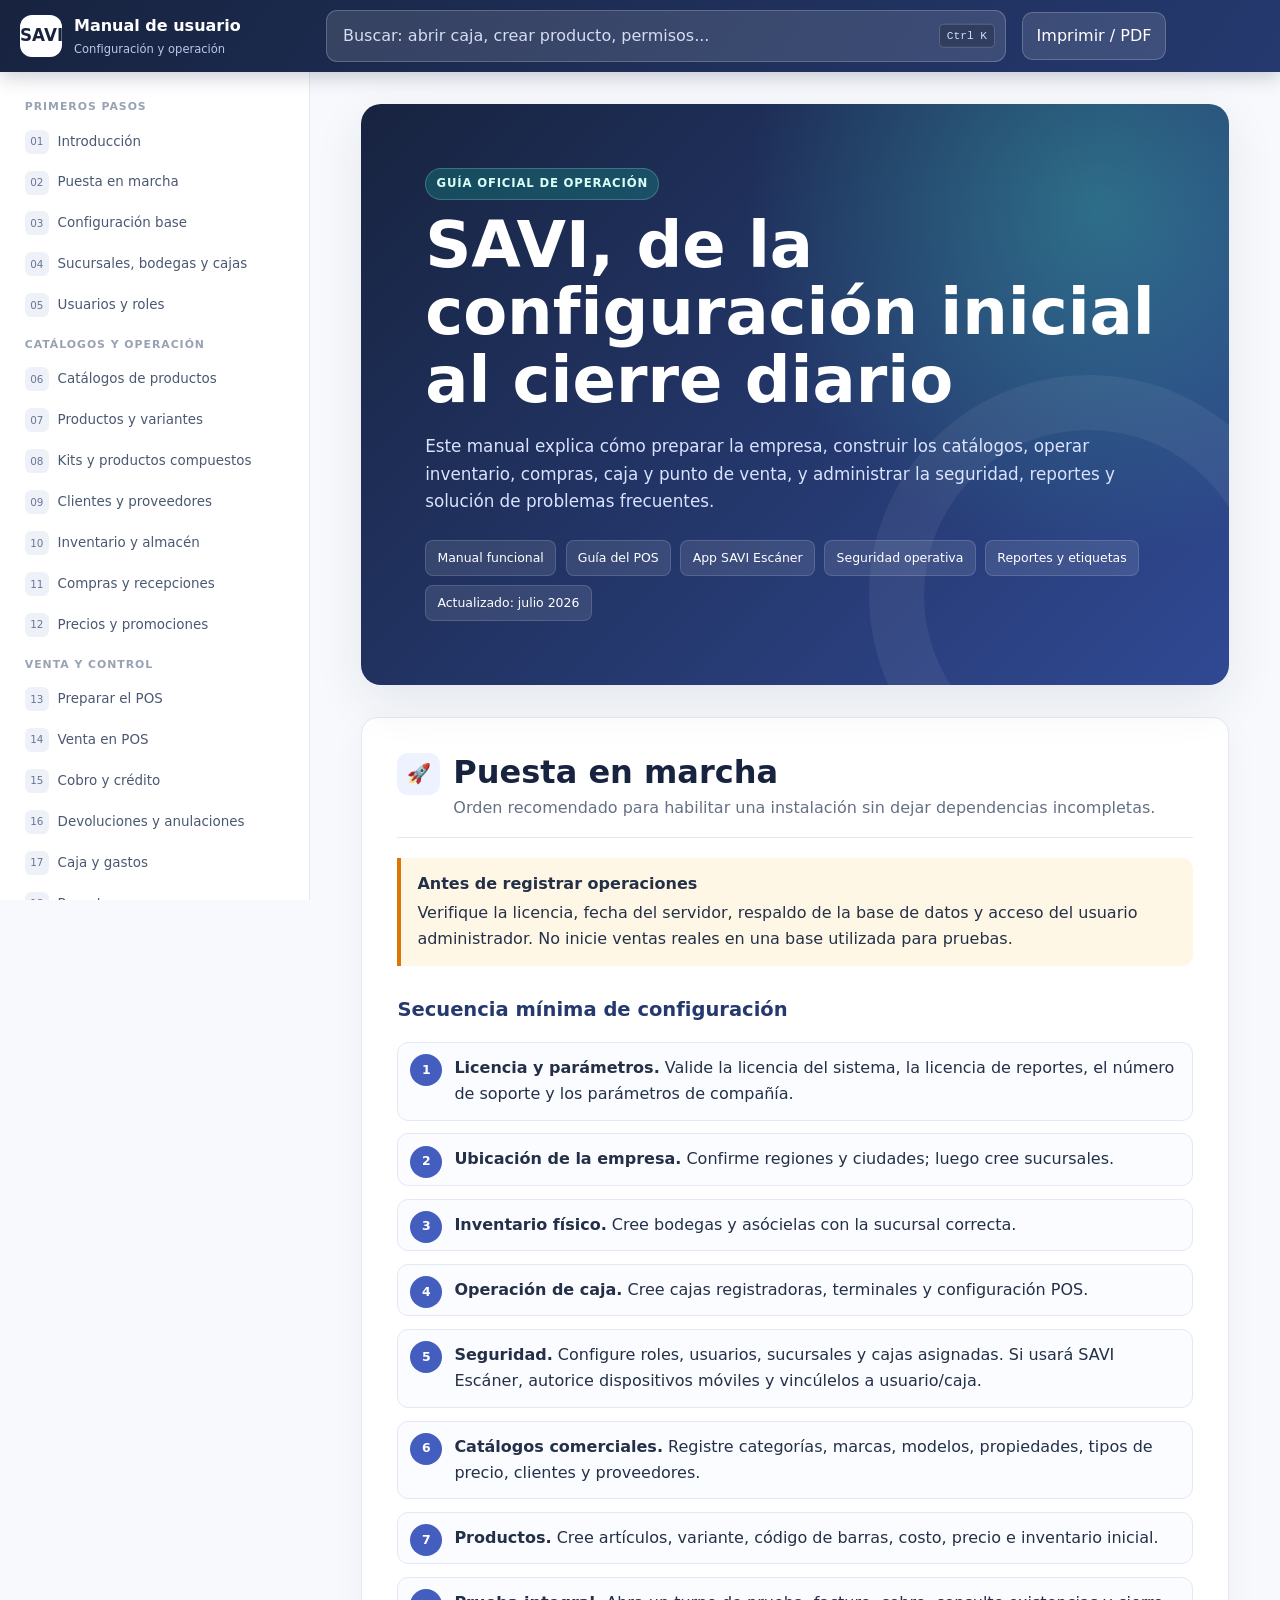
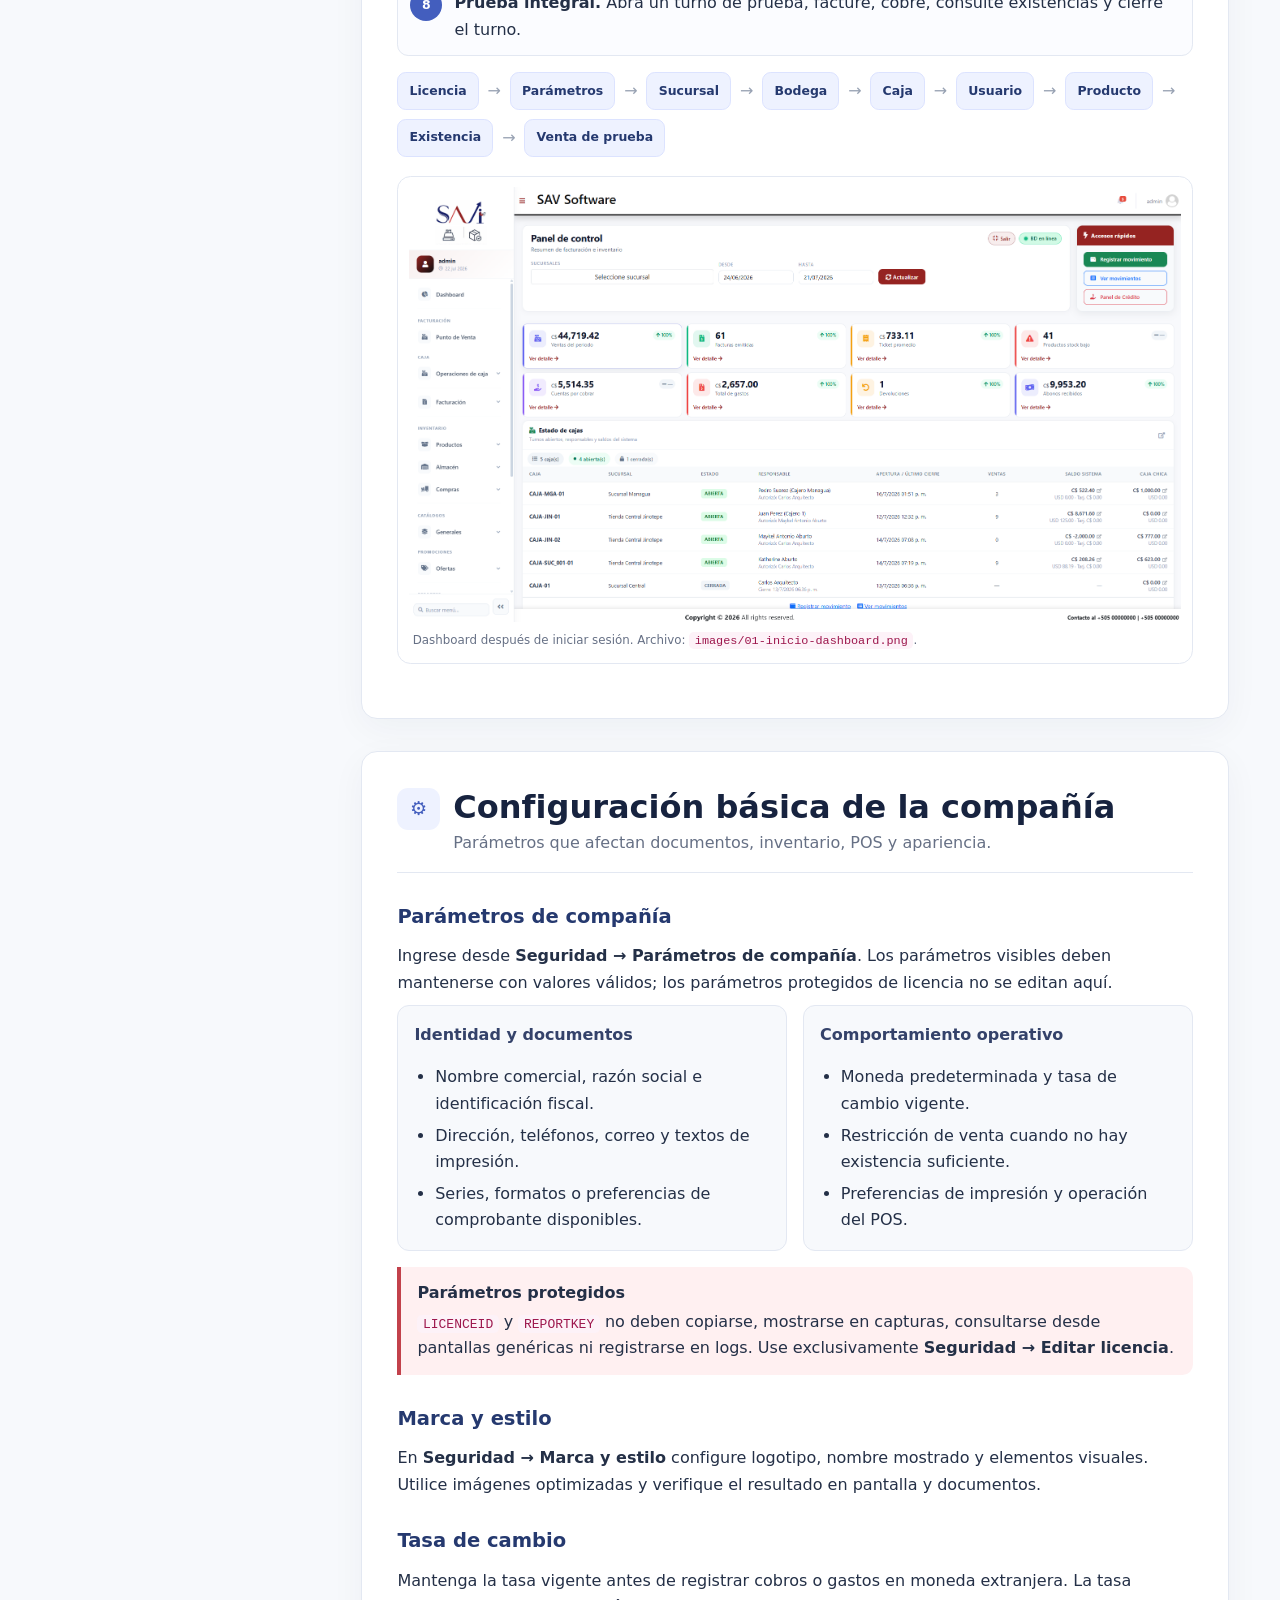
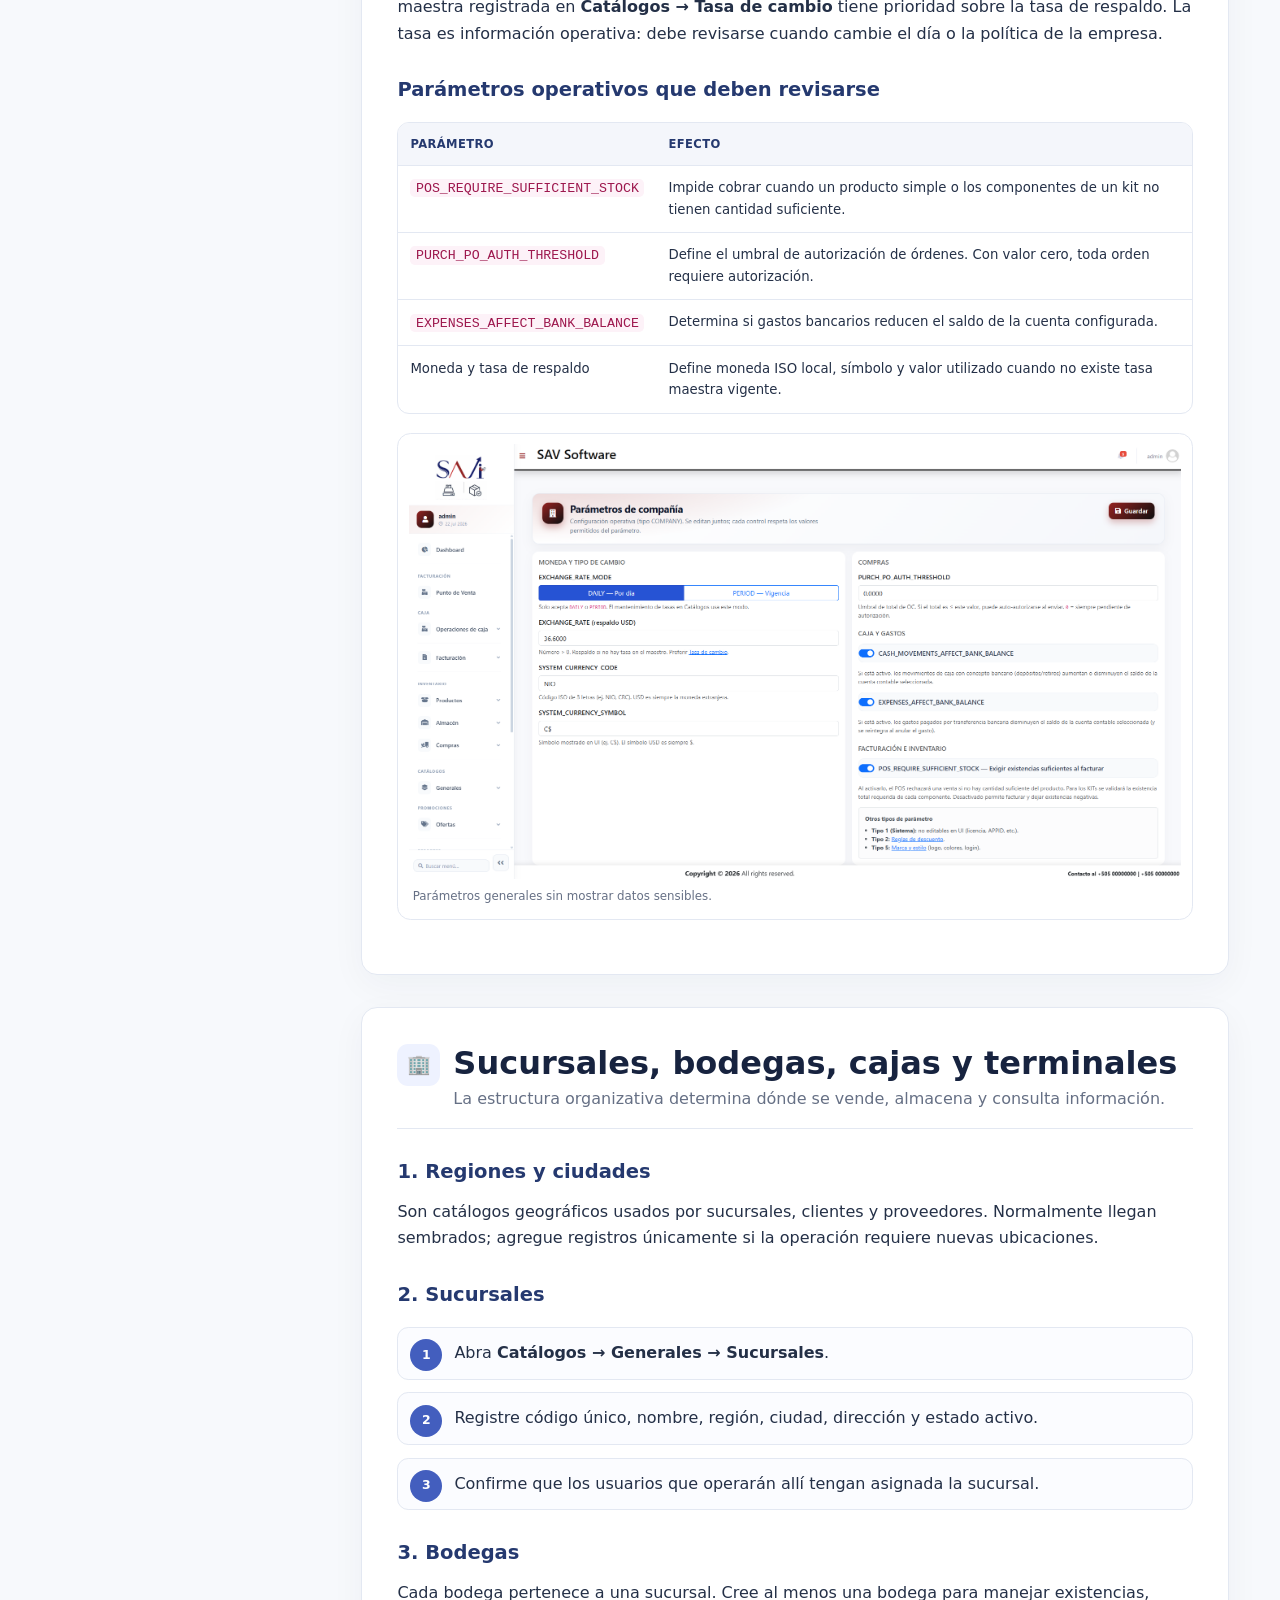
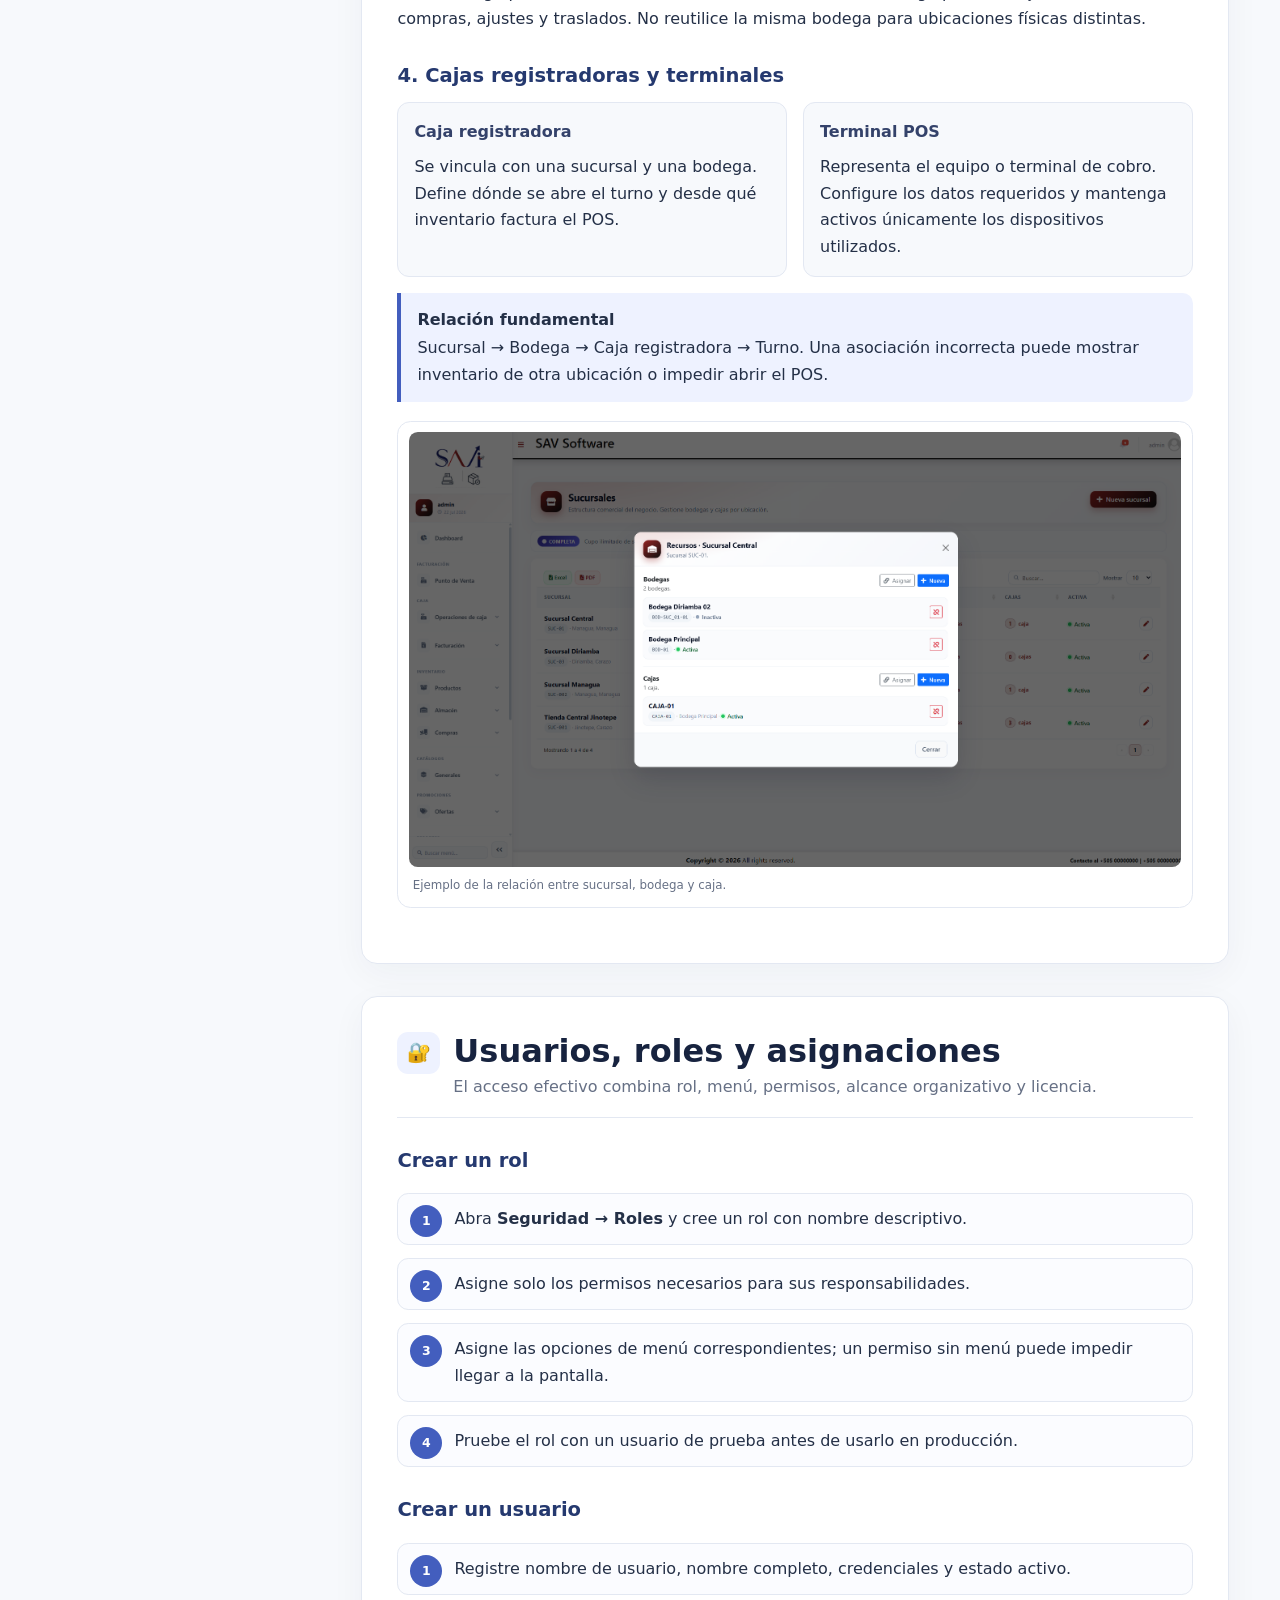
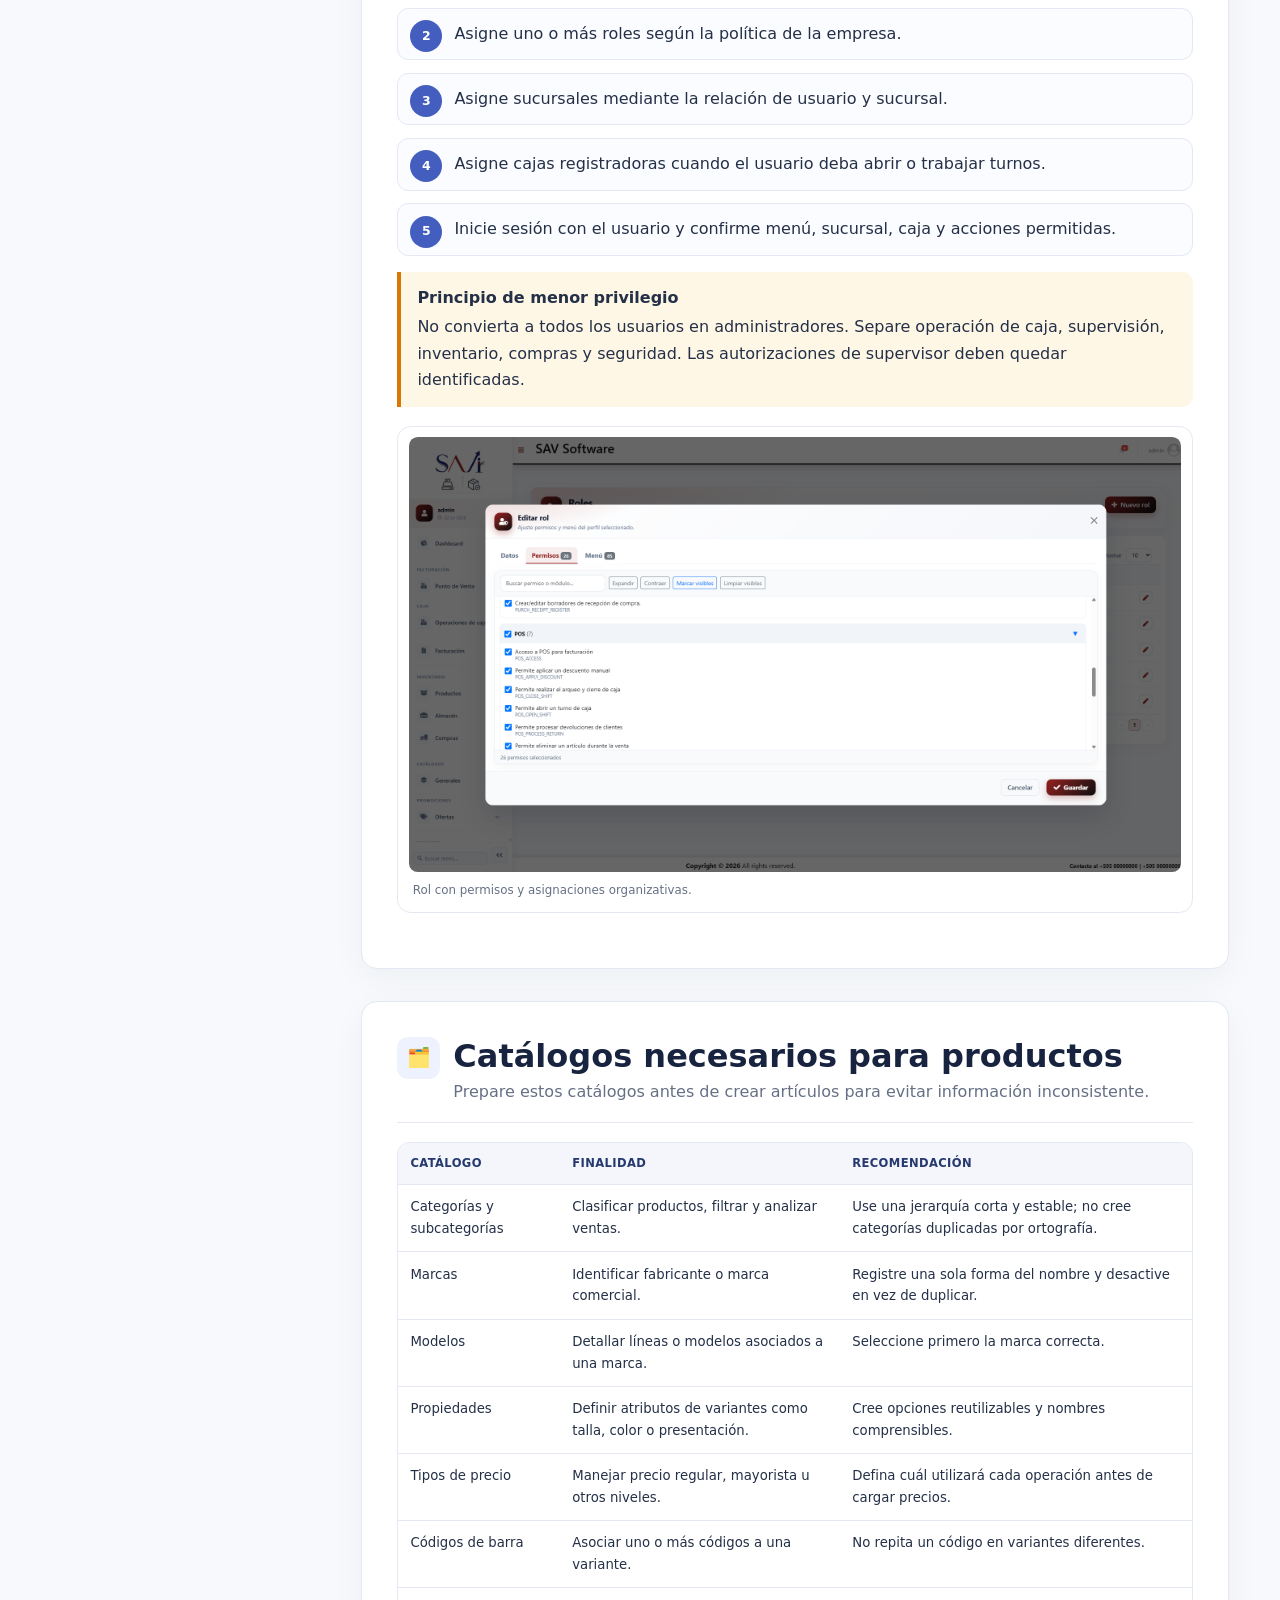
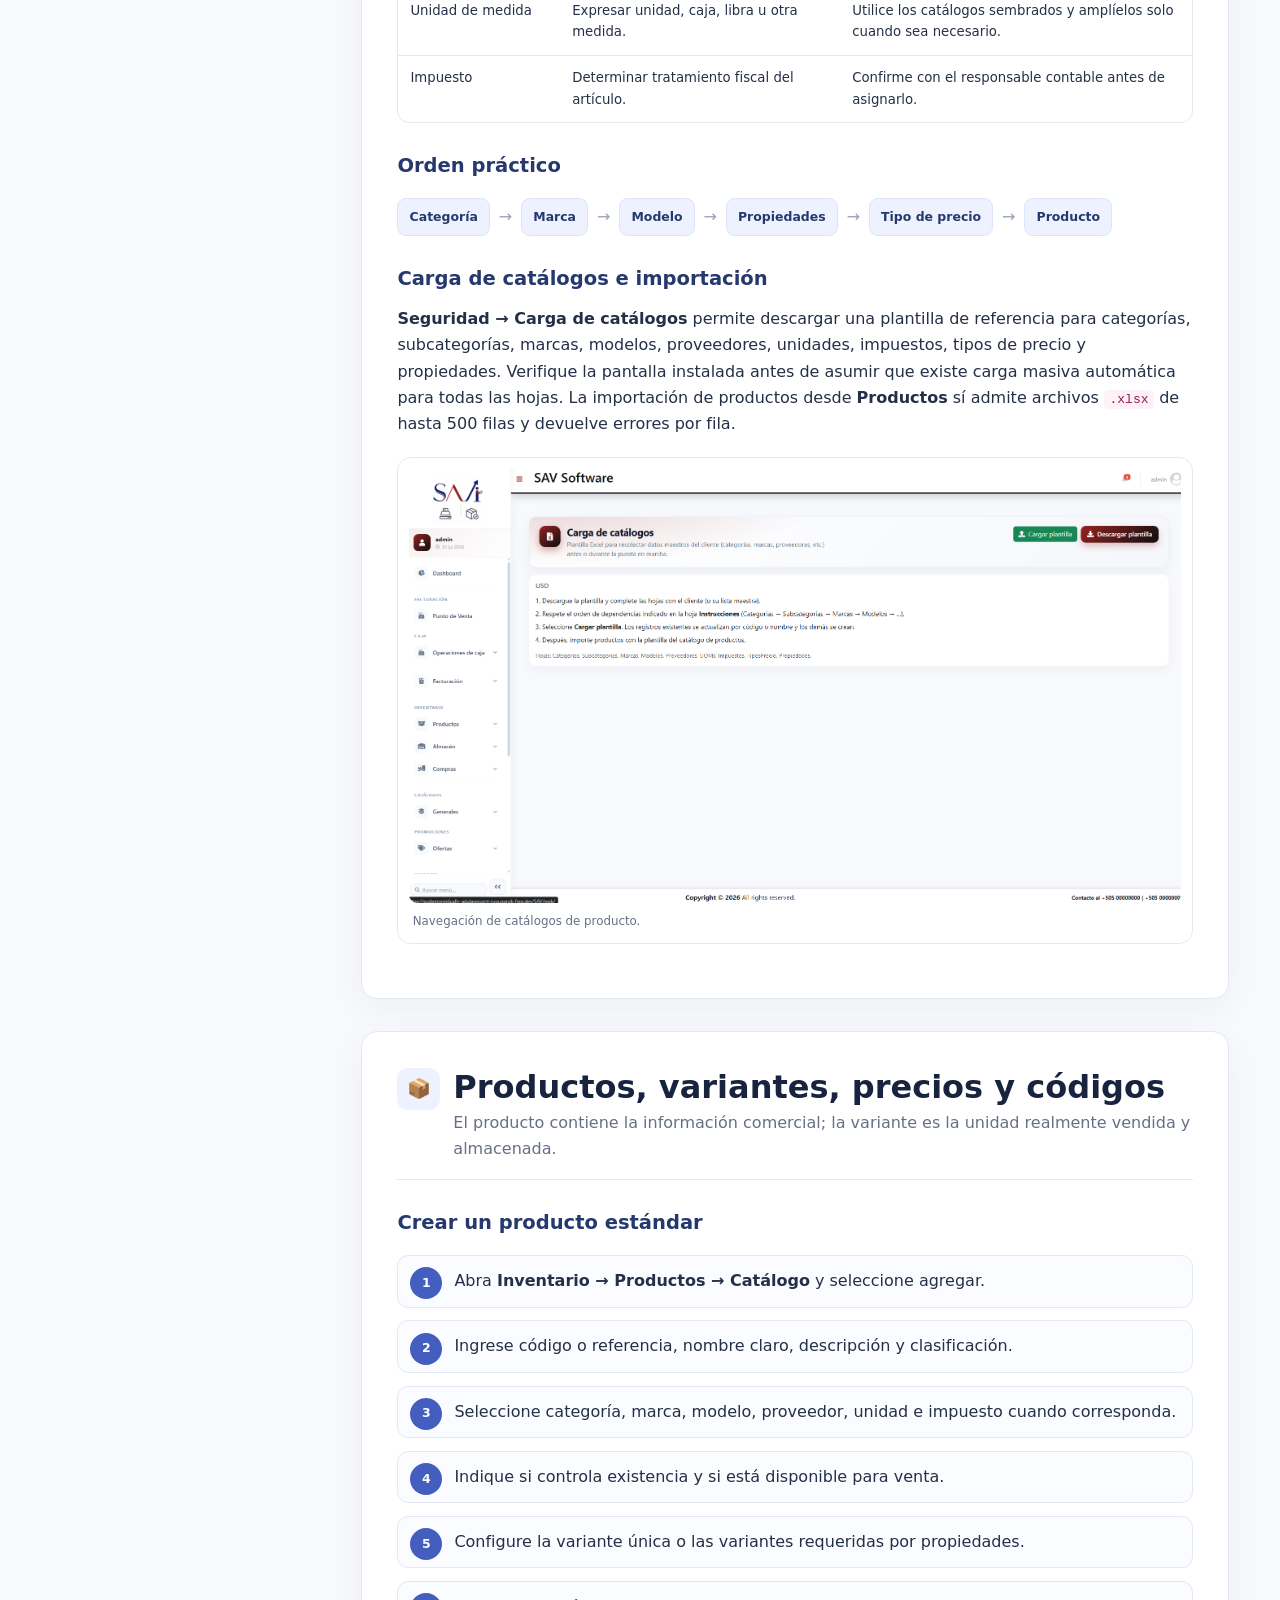
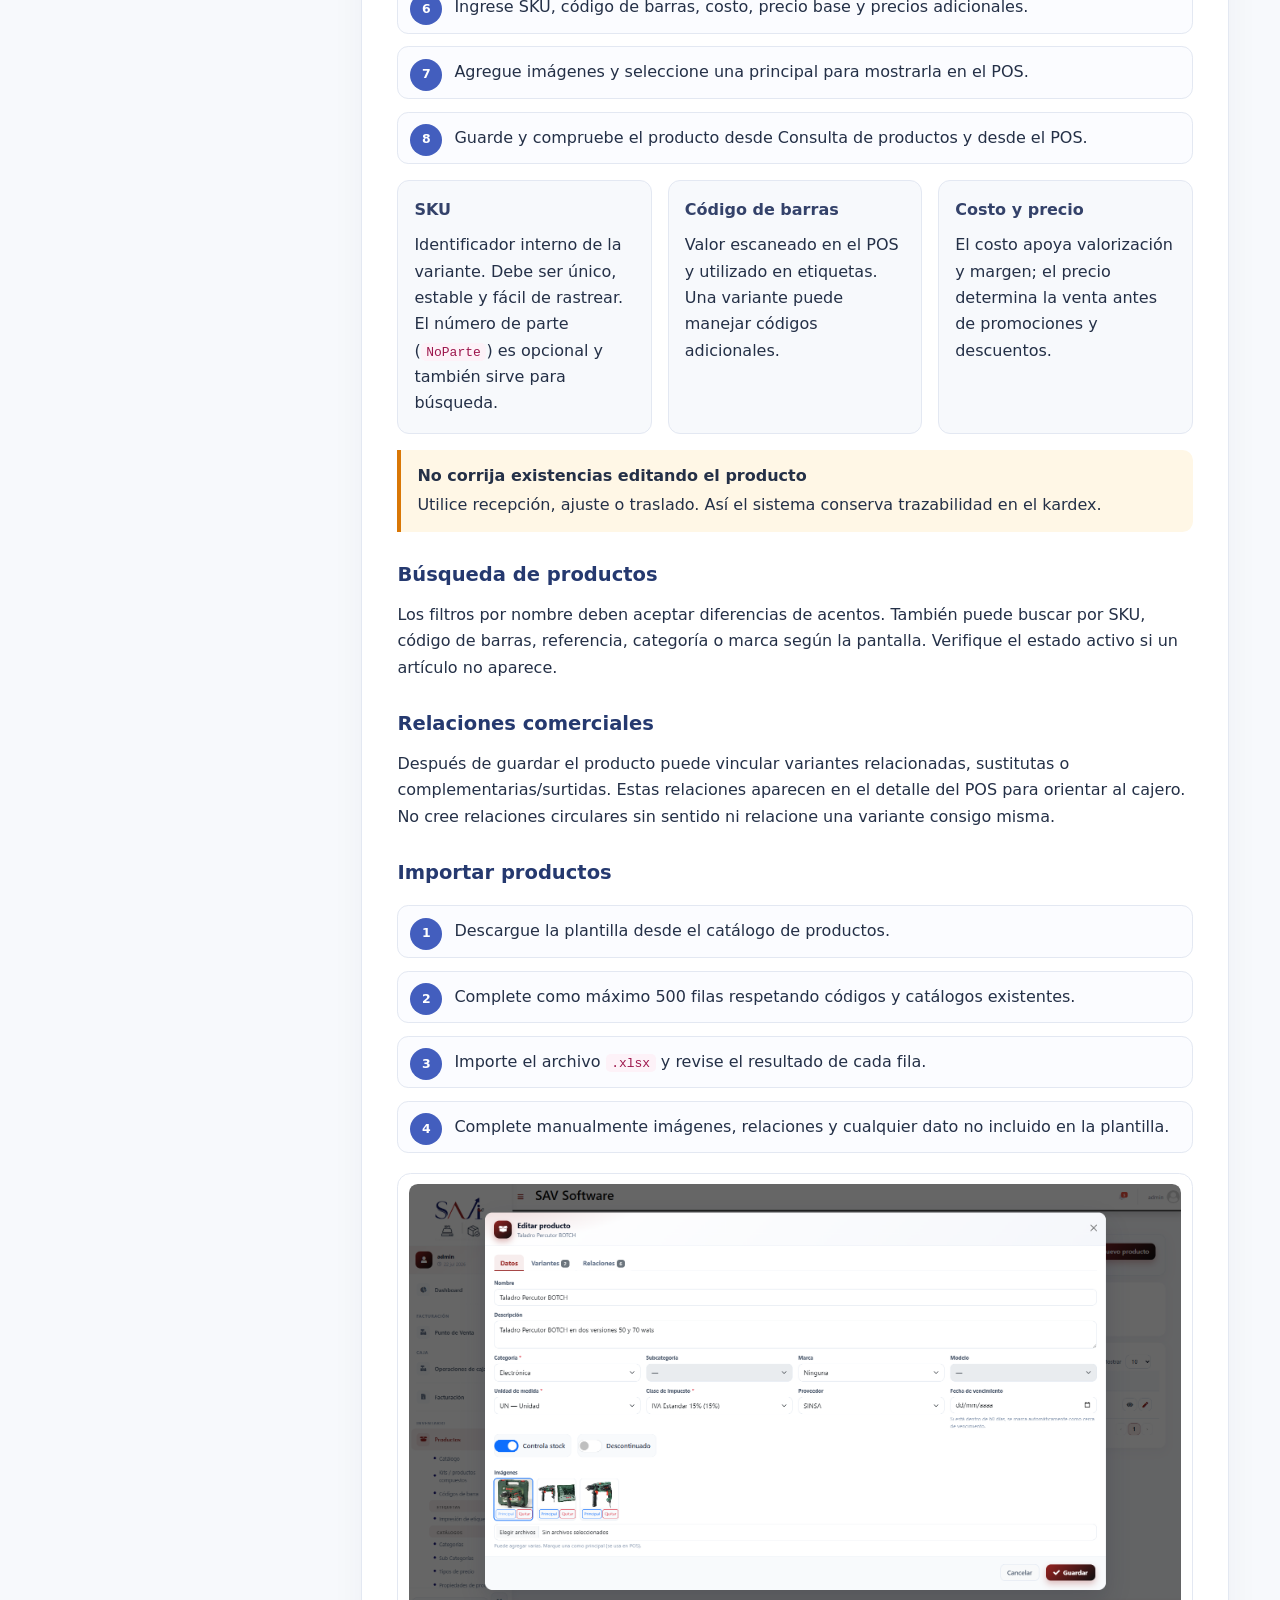
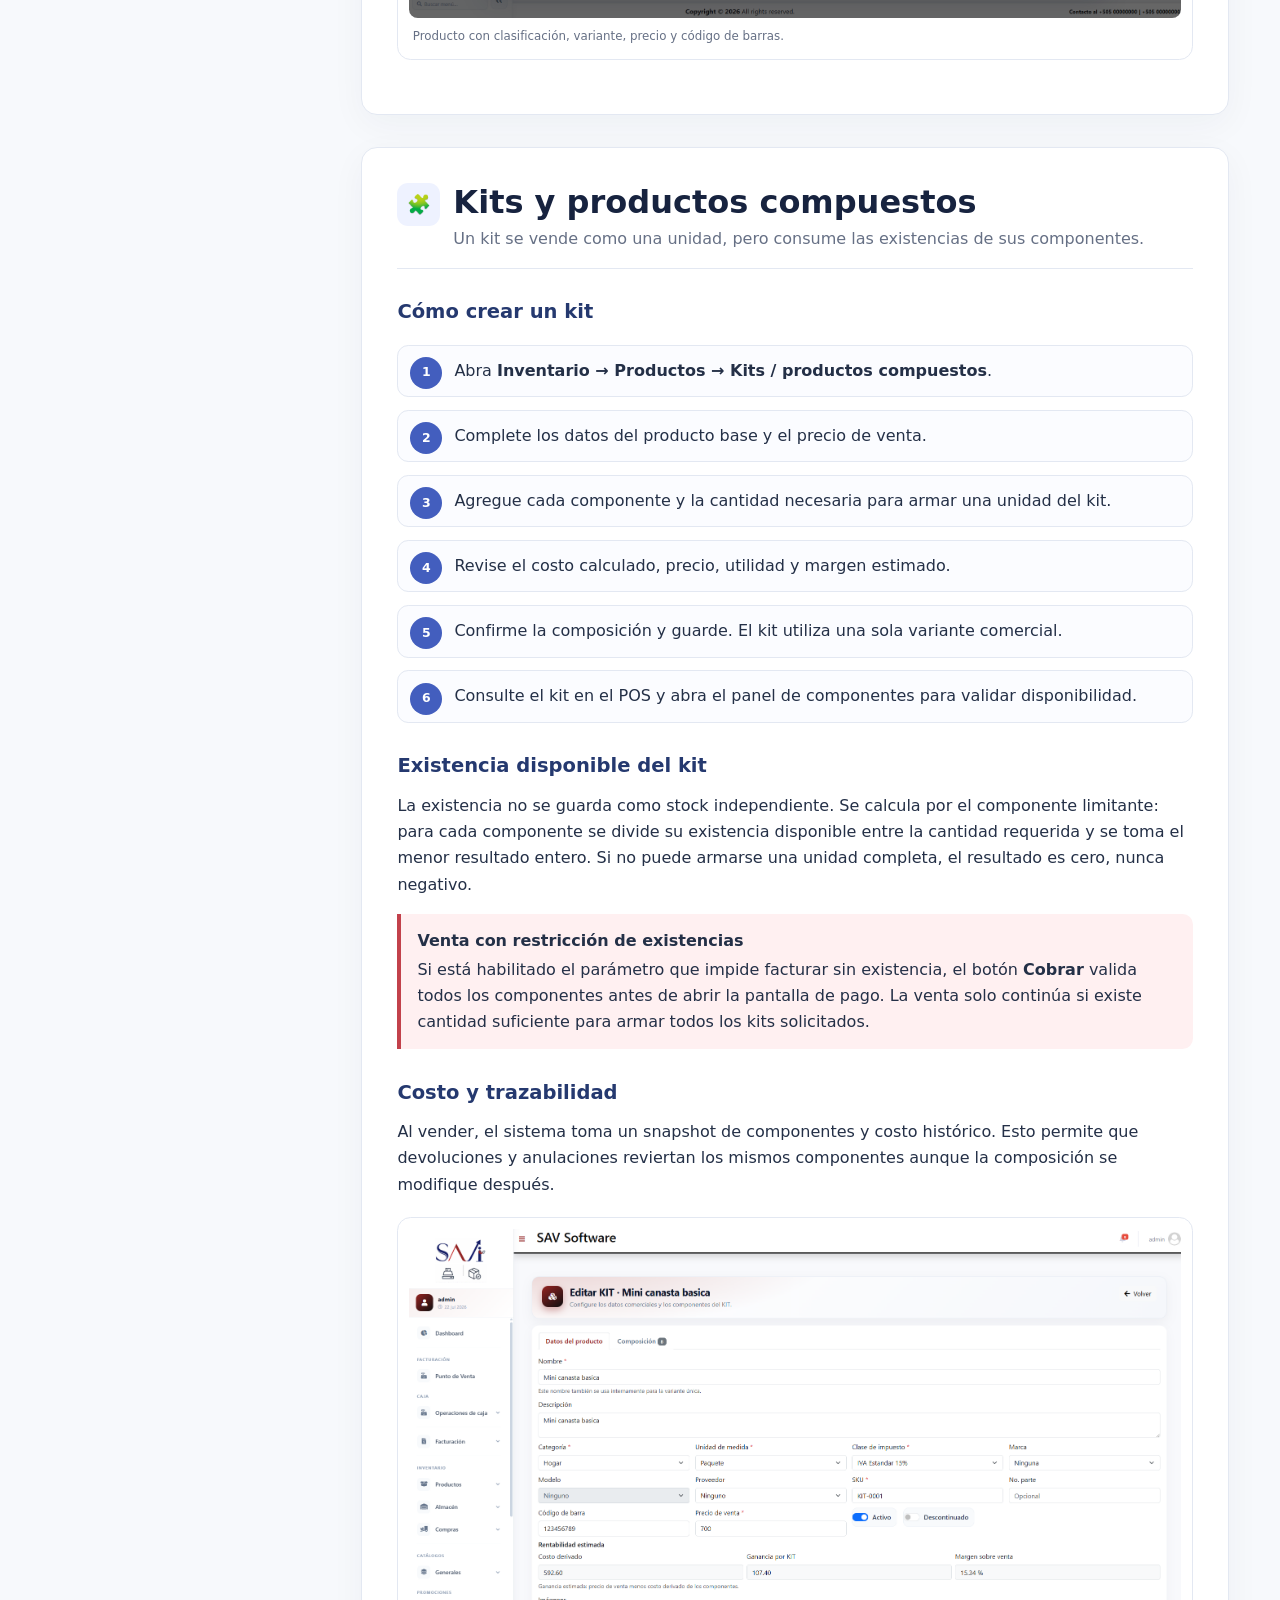
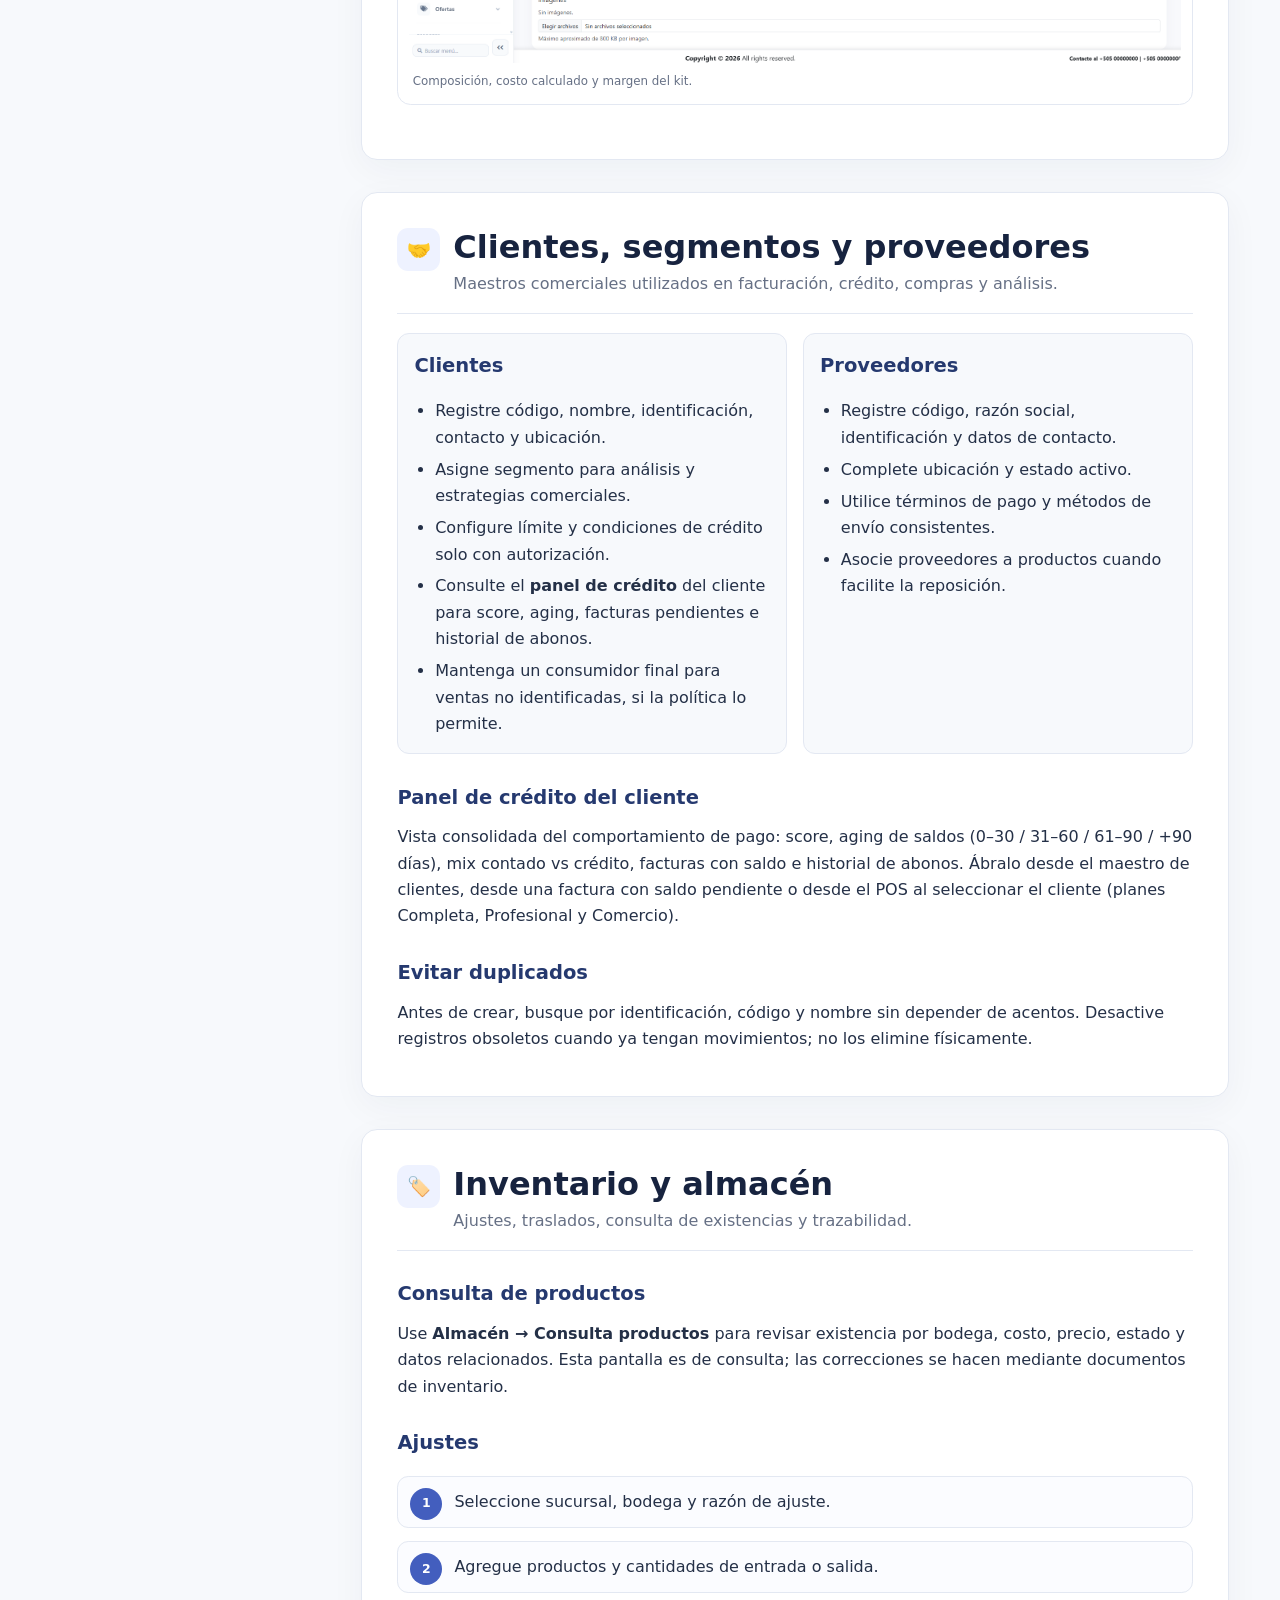
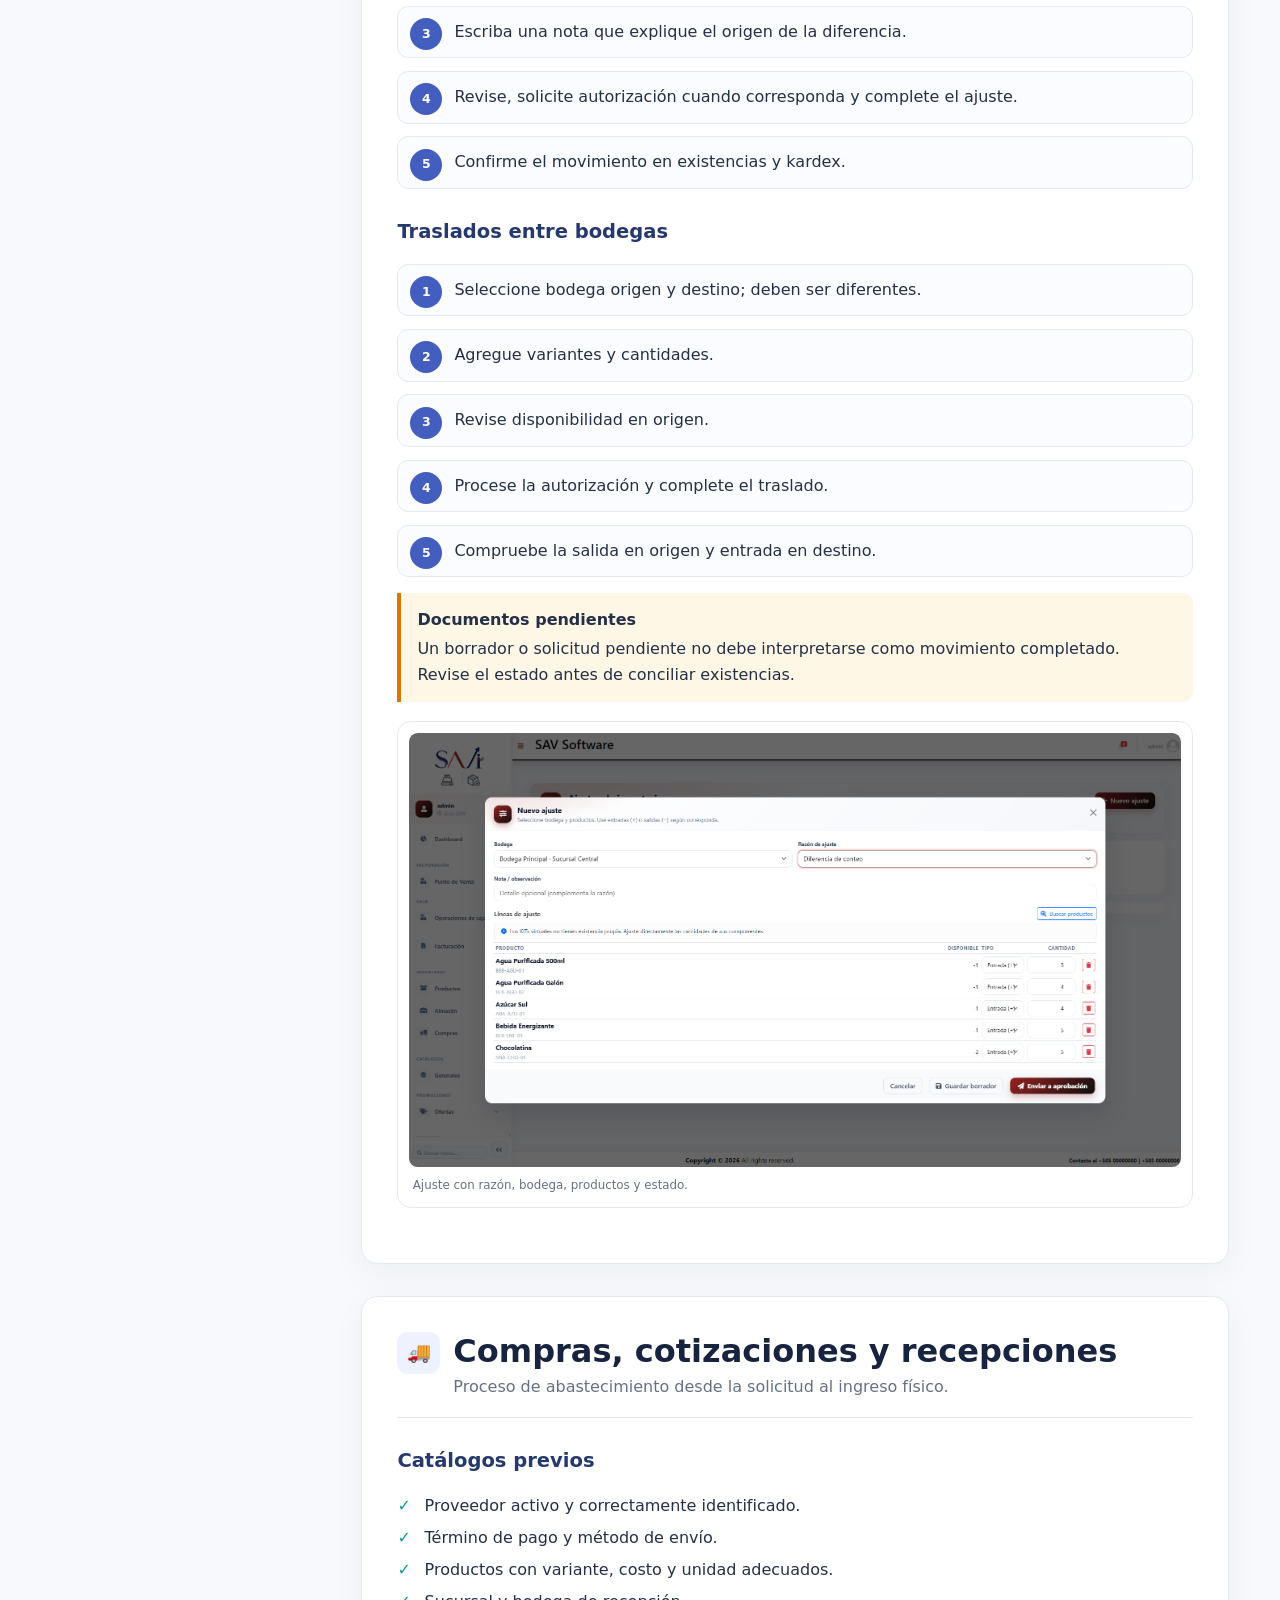
<file: Help/index.html>
<!doctype html>
<html lang="es">
<head>
    <meta charset="utf-8">
    <meta name="viewport" content="width=device-width, initial-scale=1">
    <meta name="description" content="Manual de usuario del sistema SAVI">
    <title>Manual de usuario SAVI</title>
    <link rel="stylesheet" href="styles.css">
</head>
<body data-manual-mode="client">
    <header class="topbar">
        <button class="menu-toggle" id="menuToggle" type="button" aria-label="Abrir navegación">☰</button>
        <div class="brand">
            <span class="brand-mark">SAVI</span>
            <span class="brand-copy">
                <strong>Manual de usuario</strong>
                <small>Configuración y operación</small>
            </span>
        </div>
        <label class="search">
            <span class="sr-only"></span>
            <input id="manualSearch" type="search" placeholder="Buscar: abrir caja, crear producto, permisos..." autocomplete="off">
            <kbd>Ctrl K</kbd>
        </label>
        <button class="print-button" id="printManual" type="button">Imprimir / PDF</button>
    </header>

    <div class="layout">
        <aside class="sidebar" aria-label="Contenido del manual">
            <div class="sidebar-title">Primeros pasos</div>
            <a class="nav-link active" href="#inicio"><span class="number">01</span>Introducción</a>
            <a class="nav-link" href="#puesta-en-marcha"><span class="number">02</span>Puesta en marcha</a>
            <a class="nav-link" href="#configuracion-base"><span class="number">03</span>Configuración base</a>
            <a class="nav-link" href="#estructura-empresa"><span class="number">04</span>Sucursales, bodegas y cajas</a>
            <a class="nav-link" href="#seguridad-operativa"><span class="number">05</span>Usuarios y roles</a>

            <div class="sidebar-title">Catálogos y operación</div>
            <a class="nav-link" href="#catalogos-productos"><span class="number">06</span>Catálogos de productos</a>
            <a class="nav-link" href="#productos"><span class="number">07</span>Productos y variantes</a>
            <a class="nav-link" href="#kits"><span class="number">08</span>Kits y productos compuestos</a>
            <a class="nav-link" href="#clientes-proveedores"><span class="number">09</span>Clientes y proveedores</a>
            <a class="nav-link" href="#inventario"><span class="number">10</span>Inventario y almacén</a>
            <a class="nav-link" href="#compras"><span class="number">11</span>Compras y recepciones</a>
            <a class="nav-link" href="#precios-promociones"><span class="number">12</span>Precios y promociones</a>

            <div class="sidebar-title">Venta y control</div>
            <a class="nav-link" href="#pos-preparacion"><span class="number">13</span>Preparar el POS</a>
            <a class="nav-link" href="#pos-venta"><span class="number">14</span>Venta en POS</a>
            <a class="nav-link" href="#pos-cobro"><span class="number">15</span>Cobro y crédito</a>
            <a class="nav-link" href="#pos-posterior"><span class="number">16</span>Devoluciones y anulaciones</a>
            <a class="nav-link" href="#caja-gastos"><span class="number">17</span>Caja y gastos</a>
            <a class="nav-link" href="#reportes"><span class="number">18</span>Reportes</a>
            <a class="nav-link" href="#etiquetas"><span class="number">19</span>Etiquetas</a>
            <a class="nav-link" href="#app-escaner"><span class="number">20</span>App SAVI Escáner</a>
            <a class="nav-link" href="#rutinas"><span class="number">21</span>Rutinas recomendadas</a>
            <a class="nav-link" href="#problemas"><span class="number">22</span>Solución de problemas</a>

            <div class="technical-navigation">
                <div class="sidebar-title">Uso técnico</div>
                <a class="nav-link" href="#arquitectura"><span class="number">23</span>Arquitectura interna</a>
                <a class="nav-link" href="#base-datos"><span class="number">24</span>Base de datos</a>
                <a class="nav-link" href="#superusuario"><span class="number">25</span>Usuario técnico protegido</a>
                <a class="nav-link" href="#permisos"><span class="number">26</span>Permisos y licencias</a>
                <a class="nav-link" href="#reportes-tecnico"><span class="number">27</span>Motor de reportes</a>
                <a class="nav-link" href="#operacion-tecnica"><span class="number">28</span>Operación técnica</a>
            </div>
        </aside>

        <main class="content">
            <section class="hero" id="inicio">
                <span class="eyebrow">Guía oficial de operación</span>
                <h1>SAVI, de la configuración inicial al cierre diario</h1>
                <p>
                    Este manual explica cómo preparar la empresa, construir los catálogos,
                    operar inventario, compras, caja y punto de venta, y administrar la
                    seguridad, reportes y solución de problemas frecuentes.
                </p>
                <div class="hero-meta">
                    <span>Manual funcional</span>
                    <span>Guía del POS</span>
                    <span>App SAVI Escáner</span>
                    <span>Seguridad operativa</span>
                    <span>Reportes y etiquetas</span>
                    <span>Actualizado: julio 2026</span>
                </div>
            </section>

            <div class="search-empty" id="searchEmpty">
                <h2>Sin coincidencias</h2>
                <p>Pruebe con términos más generales, por ejemplo: producto, caja, venta o permiso.</p>
            </div>

            <section class="manual-section" id="puesta-en-marcha">
                <div class="section-heading">
                    <span class="section-icon">🚀</span>
                    <div>
                        <h2>Puesta en marcha</h2>
                        <p>Orden recomendado para habilitar una instalación sin dejar dependencias incompletas.</p>
                    </div>
                </div>

                <div class="callout warning">
                    <strong>Antes de registrar operaciones</strong>
                    Verifique la licencia, fecha del servidor, respaldo de la base de datos y acceso del usuario administrador.
                    No inicie ventas reales en una base utilizada para pruebas.
                </div>

                <h3>Secuencia mínima de configuración</h3>
                <ol class="step-list">
                    <li><strong>Licencia y parámetros.</strong> Valide la licencia del sistema, la licencia de reportes, el número de soporte y los parámetros de compañía.</li>
                    <li><strong>Ubicación de la empresa.</strong> Confirme regiones y ciudades; luego cree sucursales.</li>
                    <li><strong>Inventario físico.</strong> Cree bodegas y asócielas con la sucursal correcta.</li>
                    <li><strong>Operación de caja.</strong> Cree cajas registradoras, terminales y configuración POS.</li>
                    <li><strong>Seguridad.</strong> Configure roles, usuarios, sucursales y cajas asignadas. Si usará SAVI Escáner, autorice dispositivos móviles y vincúlelos a usuario/caja.</li>
                    <li><strong>Catálogos comerciales.</strong> Registre categorías, marcas, modelos, propiedades, tipos de precio, clientes y proveedores.</li>
                    <li><strong>Productos.</strong> Cree artículos, variante, código de barras, costo, precio e inventario inicial.</li>
                    <li><strong>Prueba integral.</strong> Abra un turno de prueba, facture, cobre, consulte existencias y cierre el turno.</li>
                </ol>

                <div class="flow" aria-label="Flujo de preparación">
                    <span>Licencia</span><i>→</i><span>Parámetros</span><i>→</i><span>Sucursal</span><i>→</i>
                    <span>Bodega</span><i>→</i><span>Caja</span><i>→</i><span>Usuario</span><i>→</i>
                    <span>Producto</span><i>→</i><span>Existencia</span><i>→</i><span>Venta de prueba</span>
                </div>

                <figure class="manual-shot">
                    <img src="images/01-inicio-dashboard.png" alt="Dashboard inicial de SAVI">
                    <figcaption>Dashboard después de iniciar sesión. Archivo: <code>images/01-inicio-dashboard.png</code>.</figcaption>
                </figure>
            </section>

            <section class="manual-section" id="configuracion-base">
                <div class="section-heading">
                    <span class="section-icon">⚙️</span>
                    <div>
                        <h2>Configuración básica de la compañía</h2>
                        <p>Parámetros que afectan documentos, inventario, POS y apariencia.</p>
                    </div>
                </div>

                <h3>Parámetros de compañía</h3>
                <p>
                    Ingrese desde <strong>Seguridad → Parámetros de compañía</strong>. Los parámetros visibles
                    deben mantenerse con valores válidos; los parámetros protegidos de licencia no se editan aquí.
                </p>
                <div class="grid-2">
                    <article class="info-card">
                        <h4>Identidad y documentos</h4>
                        <ul>
                            <li>Nombre comercial, razón social e identificación fiscal.</li>
                            <li>Dirección, teléfonos, correo y textos de impresión.</li>
                            <li>Series, formatos o preferencias de comprobante disponibles.</li>
                        </ul>
                    </article>
                    <article class="info-card">
                        <h4>Comportamiento operativo</h4>
                        <ul>
                            <li>Moneda predeterminada y tasa de cambio vigente.</li>
                            <li>Restricción de venta cuando no hay existencia suficiente.</li>
                            <li>Preferencias de impresión y operación del POS.</li>
                        </ul>
                    </article>
                </div>

                <div class="callout danger">
                    <strong>Parámetros protegidos</strong>
                    <code>LICENCEID</code> y <code>REPORTKEY</code> no deben copiarse, mostrarse en capturas,
                    consultarse desde pantallas genéricas ni registrarse en logs. Use exclusivamente
                    <strong>Seguridad → Editar licencia</strong>.
                </div>

                <h3>Marca y estilo</h3>
                <p>
                    En <strong>Seguridad → Marca y estilo</strong> configure logotipo, nombre mostrado y
                    elementos visuales. Utilice imágenes optimizadas y verifique el resultado en pantalla y documentos.
                </p>

                <h3>Tasa de cambio</h3>
                <p>
                    Mantenga la tasa vigente antes de registrar cobros o gastos en moneda extranjera.
                    La tasa maestra registrada en <strong>Catálogos → Tasa de cambio</strong> tiene prioridad
                    sobre la tasa de respaldo. La tasa es información operativa: debe revisarse cuando cambie
                    el día o la política de la empresa.
                </p>

                <h3>Parámetros operativos que deben revisarse</h3>
                <div class="table-wrap">
                    <table>
                        <thead><tr><th>Parámetro</th><th>Efecto</th></tr></thead>
                        <tbody>
                            <tr><td><code>POS_REQUIRE_SUFFICIENT_STOCK</code></td><td>Impide cobrar cuando un producto simple o los componentes de un kit no tienen cantidad suficiente.</td></tr>
                            <tr><td><code>PURCH_PO_AUTH_THRESHOLD</code></td><td>Define el umbral de autorización de órdenes. Con valor cero, toda orden requiere autorización.</td></tr>
                            <tr><td><code>EXPENSES_AFFECT_BANK_BALANCE</code></td><td>Determina si gastos bancarios reducen el saldo de la cuenta configurada.</td></tr>
                            <tr><td>Moneda y tasa de respaldo</td><td>Define moneda ISO local, símbolo y valor utilizado cuando no existe tasa maestra vigente.</td></tr>
                        </tbody>
                    </table>
                </div>

                <figure class="manual-shot">
                    <img src="images/02-configuracion-parametros.png" alt="Pantalla de parámetros de compañía">
                    <figcaption>Parámetros generales sin mostrar datos sensibles.</figcaption>
                </figure>
            </section>

            <section class="manual-section" id="estructura-empresa">
                <div class="section-heading">
                    <span class="section-icon">🏢</span>
                    <div>
                        <h2>Sucursales, bodegas, cajas y terminales</h2>
                        <p>La estructura organizativa determina dónde se vende, almacena y consulta información.</p>
                    </div>
                </div>

                <h3>1. Regiones y ciudades</h3>
                <p>
                    Son catálogos geográficos usados por sucursales, clientes y proveedores. Normalmente llegan
                    sembrados; agregue registros únicamente si la operación requiere nuevas ubicaciones.
                </p>

                <h3>2. Sucursales</h3>
                <ol class="step-list">
                    <li>Abra <strong>Catálogos → Generales → Sucursales</strong>.</li>
                    <li>Registre código único, nombre, región, ciudad, dirección y estado activo.</li>
                    <li>Confirme que los usuarios que operarán allí tengan asignada la sucursal.</li>
                </ol>

                <h3>3. Bodegas</h3>
                <p>
                    Cada bodega pertenece a una sucursal. Cree al menos una bodega para manejar existencias,
                    compras, ajustes y traslados. No reutilice la misma bodega para ubicaciones físicas distintas.
                </p>

                <h3>4. Cajas registradoras y terminales</h3>
                <div class="grid-2">
                    <article class="info-card">
                        <h4>Caja registradora</h4>
                        <p>Se vincula con una sucursal y una bodega. Define dónde se abre el turno y desde qué inventario factura el POS.</p>
                    </article>
                    <article class="info-card">
                        <h4>Terminal POS</h4>
                        <p>Representa el equipo o terminal de cobro. Configure los datos requeridos y mantenga activos únicamente los dispositivos utilizados.</p>
                    </article>
                </div>

                <div class="callout info">
                    <strong>Relación fundamental</strong>
                    Sucursal → Bodega → Caja registradora → Turno. Una asociación incorrecta puede mostrar
                    inventario de otra ubicación o impedir abrir el POS.
                </div>

                <figure class="manual-shot">
                    <img src="images/03-sucursales-bodegas-cajas.png" alt="Configuración de sucursales, bodegas y cajas">
                    <figcaption>Ejemplo de la relación entre sucursal, bodega y caja.</figcaption>
                </figure>
            </section>

            <section class="manual-section" id="seguridad-operativa">
                <div class="section-heading">
                    <span class="section-icon">🔐</span>
                    <div>
                        <h2>Usuarios, roles y asignaciones</h2>
                        <p>El acceso efectivo combina rol, menú, permisos, alcance organizativo y licencia.</p>
                    </div>
                </div>

                <h3>Crear un rol</h3>
                <ol class="step-list">
                    <li>Abra <strong>Seguridad → Roles</strong> y cree un rol con nombre descriptivo.</li>
                    <li>Asigne solo los permisos necesarios para sus responsabilidades.</li>
                    <li>Asigne las opciones de menú correspondientes; un permiso sin menú puede impedir llegar a la pantalla.</li>
                    <li>Pruebe el rol con un usuario de prueba antes de usarlo en producción.</li>
                </ol>

                <h3>Crear un usuario</h3>
                <ol class="step-list">
                    <li>Registre nombre de usuario, nombre completo, credenciales y estado activo.</li>
                    <li>Asigne uno o más roles según la política de la empresa.</li>
                    <li>Asigne sucursales mediante la relación de usuario y sucursal.</li>
                    <li>Asigne cajas registradoras cuando el usuario deba abrir o trabajar turnos.</li>
                    <li>Inicie sesión con el usuario y confirme menú, sucursal, caja y acciones permitidas.</li>
                </ol>

                <div class="callout warning">
                    <strong>Principio de menor privilegio</strong>
                    No convierta a todos los usuarios en administradores. Separe operación de caja, supervisión,
                    inventario, compras y seguridad. Las autorizaciones de supervisor deben quedar identificadas.
                </div>

                <figure class="manual-shot">
                    <img src="images/04-usuarios-roles.png" alt="Usuarios y roles de SAVI">
                    <figcaption>Rol con permisos y asignaciones organizativas.</figcaption>
                </figure>
            </section>

            <section class="manual-section" id="catalogos-productos">
                <div class="section-heading">
                    <span class="section-icon">🗂️</span>
                    <div>
                        <h2>Catálogos necesarios para productos</h2>
                        <p>Prepare estos catálogos antes de crear artículos para evitar información inconsistente.</p>
                    </div>
                </div>

                <div class="table-wrap">
                    <table>
                        <thead><tr><th>Catálogo</th><th>Finalidad</th><th>Recomendación</th></tr></thead>
                        <tbody>
                            <tr><td>Categorías y subcategorías</td><td>Clasificar productos, filtrar y analizar ventas.</td><td>Use una jerarquía corta y estable; no cree categorías duplicadas por ortografía.</td></tr>
                            <tr><td>Marcas</td><td>Identificar fabricante o marca comercial.</td><td>Registre una sola forma del nombre y desactive en vez de duplicar.</td></tr>
                            <tr><td>Modelos</td><td>Detallar líneas o modelos asociados a una marca.</td><td>Seleccione primero la marca correcta.</td></tr>
                            <tr><td>Propiedades</td><td>Definir atributos de variantes como talla, color o presentación.</td><td>Cree opciones reutilizables y nombres comprensibles.</td></tr>
                            <tr><td>Tipos de precio</td><td>Manejar precio regular, mayorista u otros niveles.</td><td>Defina cuál utilizará cada operación antes de cargar precios.</td></tr>
                            <tr><td>Códigos de barra</td><td>Asociar uno o más códigos a una variante.</td><td>No repita un código en variantes diferentes.</td></tr>
                            <tr><td>Unidad de medida</td><td>Expresar unidad, caja, libra u otra medida.</td><td>Utilice los catálogos sembrados y amplíelos solo cuando sea necesario.</td></tr>
                            <tr><td>Impuesto</td><td>Determinar tratamiento fiscal del artículo.</td><td>Confirme con el responsable contable antes de asignarlo.</td></tr>
                        </tbody>
                    </table>
                </div>

                <h3>Orden práctico</h3>
                <div class="flow">
                    <span>Categoría</span><i>→</i><span>Marca</span><i>→</i><span>Modelo</span><i>→</i>
                    <span>Propiedades</span><i>→</i><span>Tipo de precio</span><i>→</i><span>Producto</span>
                </div>

                <h3>Carga de catálogos e importación</h3>
                <p>
                    <strong>Seguridad → Carga de catálogos</strong> permite descargar una plantilla de referencia
                    para categorías, subcategorías, marcas, modelos, proveedores, unidades, impuestos, tipos de
                    precio y propiedades. Verifique la pantalla instalada antes de asumir que existe carga masiva
                    automática para todas las hojas. La importación de productos desde <strong>Productos</strong>
                    sí admite archivos <code>.xlsx</code> de hasta 500 filas y devuelve errores por fila.
                </p>

                <figure class="manual-shot">
                    <img src="images/05-catalogos-producto.png" alt="Catálogos para crear productos">
                    <figcaption>Navegación de catálogos de producto.</figcaption>
                </figure>
            </section>

            <section class="manual-section" id="productos">
                <div class="section-heading">
                    <span class="section-icon">📦</span>
                    <div>
                        <h2>Productos, variantes, precios y códigos</h2>
                        <p>El producto contiene la información comercial; la variante es la unidad realmente vendida y almacenada.</p>
                    </div>
                </div>

                <h3>Crear un producto estándar</h3>
                <ol class="step-list">
                    <li>Abra <strong>Inventario → Productos → Catálogo</strong> y seleccione agregar.</li>
                    <li>Ingrese código o referencia, nombre claro, descripción y clasificación.</li>
                    <li>Seleccione categoría, marca, modelo, proveedor, unidad e impuesto cuando corresponda.</li>
                    <li>Indique si controla existencia y si está disponible para venta.</li>
                    <li>Configure la variante única o las variantes requeridas por propiedades.</li>
                    <li>Ingrese SKU, código de barras, costo, precio base y precios adicionales.</li>
                    <li>Agregue imágenes y seleccione una principal para mostrarla en el POS.</li>
                    <li>Guarde y compruebe el producto desde Consulta de productos y desde el POS.</li>
                </ol>

                <div class="grid-3">
                    <article class="info-card">
                        <h4>SKU</h4>
                        <p>Identificador interno de la variante. Debe ser único, estable y fácil de rastrear. El número de parte (<code>NoParte</code>) es opcional y también sirve para búsqueda.</p>
                    </article>
                    <article class="info-card">
                        <h4>Código de barras</h4>
                        <p>Valor escaneado en el POS y utilizado en etiquetas. Una variante puede manejar códigos adicionales.</p>
                    </article>
                    <article class="info-card">
                        <h4>Costo y precio</h4>
                        <p>El costo apoya valorización y margen; el precio determina la venta antes de promociones y descuentos.</p>
                    </article>
                </div>

                <div class="callout warning">
                    <strong>No corrija existencias editando el producto</strong>
                    Utilice recepción, ajuste o traslado. Así el sistema conserva trazabilidad en el kardex.
                </div>

                <h3>Búsqueda de productos</h3>
                <p>
                    Los filtros por nombre deben aceptar diferencias de acentos. También puede buscar por SKU,
                    código de barras, referencia, categoría o marca según la pantalla. Verifique el estado activo
                    si un artículo no aparece.
                </p>

                <h3>Relaciones comerciales</h3>
                <p>
                    Después de guardar el producto puede vincular variantes relacionadas, sustitutas o
                    complementarias/surtidas. Estas relaciones aparecen en el detalle del POS para orientar al
                    cajero. No cree relaciones circulares sin sentido ni relacione una variante consigo misma.
                </p>

                <h3>Importar productos</h3>
                <ol class="step-list">
                    <li>Descargue la plantilla desde el catálogo de productos.</li>
                    <li>Complete como máximo 500 filas respetando códigos y catálogos existentes.</li>
                    <li>Importe el archivo <code>.xlsx</code> y revise el resultado de cada fila.</li>
                    <li>Complete manualmente imágenes, relaciones y cualquier dato no incluido en la plantilla.</li>
                </ol>

                <figure class="manual-shot">
                    <img src="images/06-producto-edicion.png" alt="Edición de un producto SAVI">
                    <figcaption>Producto con clasificación, variante, precio y código de barras.</figcaption>
                </figure>
            </section>

            <section class="manual-section" id="kits">
                <div class="section-heading">
                    <span class="section-icon">🧩</span>
                    <div>
                        <h2>Kits y productos compuestos</h2>
                        <p>Un kit se vende como una unidad, pero consume las existencias de sus componentes.</p>
                    </div>
                </div>

                <h3>Cómo crear un kit</h3>
                <ol class="step-list">
                    <li>Abra <strong>Inventario → Productos → Kits / productos compuestos</strong>.</li>
                    <li>Complete los datos del producto base y el precio de venta.</li>
                    <li>Agregue cada componente y la cantidad necesaria para armar una unidad del kit.</li>
                    <li>Revise el costo calculado, precio, utilidad y margen estimado.</li>
                    <li>Confirme la composición y guarde. El kit utiliza una sola variante comercial.</li>
                    <li>Consulte el kit en el POS y abra el panel de componentes para validar disponibilidad.</li>
                </ol>

                <h3>Existencia disponible del kit</h3>
                <p>
                    La existencia no se guarda como stock independiente. Se calcula por el componente limitante:
                    para cada componente se divide su existencia disponible entre la cantidad requerida y se toma
                    el menor resultado entero. Si no puede armarse una unidad completa, el resultado es cero, nunca negativo.
                </p>

                <div class="callout danger">
                    <strong>Venta con restricción de existencias</strong>
                    Si está habilitado el parámetro que impide facturar sin existencia, el botón <strong>Cobrar</strong>
                    valida todos los componentes antes de abrir la pantalla de pago. La venta solo continúa si existe
                    cantidad suficiente para armar todos los kits solicitados.
                </div>

                <h3>Costo y trazabilidad</h3>
                <p>
                    Al vender, el sistema toma un snapshot de componentes y costo histórico. Esto permite que
                    devoluciones y anulaciones reviertan los mismos componentes aunque la composición se modifique después.
                </p>

                <figure class="manual-shot">
                    <img src="images/07-kit-composicion.png" alt="Composición y margen de un kit">
                    <figcaption>Composición, costo calculado y margen del kit.</figcaption>
                </figure>
            </section>

            <section class="manual-section" id="clientes-proveedores">
                <div class="section-heading">
                    <span class="section-icon">🤝</span>
                    <div>
                        <h2>Clientes, segmentos y proveedores</h2>
                        <p>Maestros comerciales utilizados en facturación, crédito, compras y análisis.</p>
                    </div>
                </div>

                <div class="grid-2">
                    <article class="info-card">
                        <h3>Clientes</h3>
                        <ul>
                            <li>Registre código, nombre, identificación, contacto y ubicación.</li>
                            <li>Asigne segmento para análisis y estrategias comerciales.</li>
                            <li>Configure límite y condiciones de crédito solo con autorización.</li>
                            <li>Consulte el <strong>panel de crédito</strong> del cliente para score, aging, facturas pendientes e historial de abonos.</li>
                            <li>Mantenga un consumidor final para ventas no identificadas, si la política lo permite.</li>
                        </ul>
                    </article>
                    <article class="info-card">
                        <h3>Proveedores</h3>
                        <ul>
                            <li>Registre código, razón social, identificación y datos de contacto.</li>
                            <li>Complete ubicación y estado activo.</li>
                            <li>Utilice términos de pago y métodos de envío consistentes.</li>
                            <li>Asocie proveedores a productos cuando facilite la reposición.</li>
                        </ul>
                    </article>
                </div>

                <h3>Panel de crédito del cliente</h3>
                <p>
                    Vista consolidada del comportamiento de pago: score, aging de saldos (0–30 / 31–60 / 61–90 / +90 días),
                    mix contado vs crédito, facturas con saldo e historial de abonos. Ábralo desde el maestro de
                    clientes, desde una factura con saldo pendiente o desde el POS al seleccionar el cliente
                    (planes Completa, Profesional y Comercio).
                </p>

                <h3>Evitar duplicados</h3>
                <p>
                    Antes de crear, busque por identificación, código y nombre sin depender de acentos.
                    Desactive registros obsoletos cuando ya tengan movimientos; no los elimine físicamente.
                </p>
            </section>

            <section class="manual-section" id="inventario">
                <div class="section-heading">
                    <span class="section-icon">🏷️</span>
                    <div>
                        <h2>Inventario y almacén</h2>
                        <p>Ajustes, traslados, consulta de existencias y trazabilidad.</p>
                    </div>
                </div>

                <h3>Consulta de productos</h3>
                <p>
                    Use <strong>Almacén → Consulta productos</strong> para revisar existencia por bodega,
                    costo, precio, estado y datos relacionados. Esta pantalla es de consulta; las correcciones
                    se hacen mediante documentos de inventario.
                </p>

                <h3>Ajustes</h3>
                <ol class="step-list">
                    <li>Seleccione sucursal, bodega y razón de ajuste.</li>
                    <li>Agregue productos y cantidades de entrada o salida.</li>
                    <li>Escriba una nota que explique el origen de la diferencia.</li>
                    <li>Revise, solicite autorización cuando corresponda y complete el ajuste.</li>
                    <li>Confirme el movimiento en existencias y kardex.</li>
                </ol>

                <h3>Traslados entre bodegas</h3>
                <ol class="step-list">
                    <li>Seleccione bodega origen y destino; deben ser diferentes.</li>
                    <li>Agregue variantes y cantidades.</li>
                    <li>Revise disponibilidad en origen.</li>
                    <li>Procese la autorización y complete el traslado.</li>
                    <li>Compruebe la salida en origen y entrada en destino.</li>
                </ol>

                <div class="callout warning">
                    <strong>Documentos pendientes</strong>
                    Un borrador o solicitud pendiente no debe interpretarse como movimiento completado.
                    Revise el estado antes de conciliar existencias.
                </div>

                <figure class="manual-shot">
                    <img src="images/08-ajuste-inventario.png" alt="Ajuste de inventario">
                    <figcaption>Ajuste con razón, bodega, productos y estado.</figcaption>
                </figure>
            </section>

            <section class="manual-section" id="compras">
                <div class="section-heading">
                    <span class="section-icon">🚚</span>
                    <div>
                        <h2>Compras, cotizaciones y recepciones</h2>
                        <p>Proceso de abastecimiento desde la solicitud al ingreso físico.</p>
                    </div>
                </div>

                <h3>Catálogos previos</h3>
                <ul class="checklist">
                    <li>Proveedor activo y correctamente identificado.</li>
                    <li>Término de pago y método de envío.</li>
                    <li>Productos con variante, costo y unidad adecuados.</li>
                    <li>Sucursal y bodega de recepción.</li>
                </ul>

                <h3>Flujo recomendado</h3>
                <div class="flow">
                    <span>Cotización de proveedor</span><i>→</i><span>Orden de compra</span><i>→</i>
                    <span>Autorización</span><i>→</i><span>Recepción</span><i>→</i><span>Existencia y kardex</span>
                </div>

                <ol class="step-list">
                    <li>Cree una cotización cuando deba comparar condiciones o precios.</li>
                    <li>Genere la orden con proveedor, bodega, moneda, fechas, productos y cantidades.</li>
                    <li>Revise costos, impuestos, totales, término de pago y envío.</li>
                    <li>Autorice la orden conforme al rol y procedimiento interno.</li>
                    <li>Al recibir, registre únicamente cantidades físicamente verificadas.</li>
                    <li>Confirme la recepción para que actualice inventario y costo según las reglas del sistema.</li>
                </ol>

                <div class="callout info">
                    <strong>Recepción parcial</strong>
                    Una orden puede conservar cantidades pendientes. Use el reporte de órdenes y recepciones
                    para comparar solicitado, recibido y pendiente.
                </div>

                <h3>Estados que debe distinguir</h3>
                <p>
                    Una cotización no afecta inventario. Una orden en borrador o pendiente tampoco. Una recepción
                    guardada como borrador no incrementa stock: el movimiento se materializa al confirmarla.
                    Las órdenes pueden avanzar por borrador, pendiente, autorizada, parcial, cerrada o anulada.
                </p>

                <figure class="manual-shot">
                    <img src="images/09-orden-compra.png" alt="Orden de compra SAVI">
                    <figcaption>Orden con proveedor, bodega, líneas, costos y estado.</figcaption>
                </figure>
            </section>

            <section class="manual-section" id="precios-promociones">
                <div class="section-heading">
                    <span class="section-icon">💲</span>
                    <div>
                        <h2>Precios, promociones y reglas de descuento</h2>
                        <p>Herramientas comerciales que modifican el importe sin perder control ni trazabilidad.</p>
                    </div>
                </div>

                <h3>Hojas de precio</h3>
                <p>
                    Utilice hojas de trabajo para preparar cambios de precio antes de activarlos. Revise vigencia,
                    estado, productos afectados y auditoría. No mezcle cambios sin relación en una misma hoja.
                </p>

                <h3>Descuentos y regalías</h3>
                <div class="grid-2">
                    <article class="info-card">
                        <h4>Descuento</h4>
                        <p>Reduce precio o importe según alcance, condición y vigencia. Verifique topes y prioridad cuando coincidan varias reglas.</p>
                    </article>
                    <article class="info-card">
                        <h4>Regalía</h4>
                        <p>Entrega una cantidad o producto de beneficio cuando se cumple la condición configurada.</p>
                    </article>
                </div>

                <h3>Reglas de descuento y autorización</h3>
                <p>
                    Las reglas de seguridad pueden limitar el descuento manual y exigir supervisor.
                    El POS registra quién solicitó y quién autorizó. Nunca comparta credenciales para aprobar.
                </p>

                <ul class="checklist">
                    <li>Defina fechas y horas de vigencia.</li>
                    <li>Confirme sucursales, productos o categorías incluidas.</li>
                    <li>Pruebe casos dentro y fuera de la condición.</li>
                    <li>Revise margen y costo antes de activar.</li>
                    <li>Desactive promociones vencidas o reemplazadas.</li>
                </ul>

                <figure class="manual-shot">
                    <img src="images/10-promociones.png" alt="Configuración de promociones SAVI">
                    <figcaption>Promoción con vigencia, alcance, condición y beneficio.</figcaption>
                </figure>
            </section>

            <section class="manual-section" id="pos-preparacion">
                <div class="section-heading">
                    <span class="section-icon">🧾</span>
                    <div>
                        <h2>Preparar el Punto de Venta</h2>
                        <p>Requisitos y apertura correcta antes de facturar.</p>
                    </div>
                </div>

                <h3>Requisitos del cajero</h3>
                <ul class="checklist">
                    <li>Usuario activo con permiso para POS.</li>
                    <li>Sucursal y caja registradora asignadas.</li>
                    <li>Caja vinculada a la bodega correcta.</li>
                    <li>Formas de pago, denominaciones y terminales configuradas.</li>
                    <li>Tasa de cambio vigente si se reciben monedas extranjeras.</li>
                    <li>Productos activos, con precio y código de barras.</li>
                    <li>Si usará la app <strong>SAVI Escáner</strong>, el dispositivo debe estar autorizado y vinculado a usuario y caja.</li>
                </ul>

                <h3>Apertura del turno</h3>
                <ol class="step-list">
                    <li>Abra <strong>Facturación → Punto de Venta</strong>.</li>
                    <li>Seleccione o confirme la caja asignada.</li>
                    <li>Ingrese fondo inicial y conteo por denominaciones si está habilitado.</li>
                    <li>Solicite autorización de supervisor si la configuración lo exige.</li>
                    <li>Confirme la apertura y verifique que el POS muestre el turno activo.</li>
                </ol>

                <div class="callout danger">
                    <strong>Un turno por operación</strong>
                    No utilice credenciales de otro cajero ni continúe con una caja o turno incorrectos.
                    Las ventas, pagos, movimientos y cierre quedan vinculados al turno.
                </div>

                <figure class="manual-shot">
                    <img src="images/11-pos-apertura.png" alt="Apertura de turno POS">
                    <figcaption>Apertura con fondo, denominaciones y autorización.</figcaption>
                </figure>
            </section>

            <section class="manual-section" id="pos-venta">
                <div class="section-heading">
                    <span class="section-icon">🛒</span>
                    <div>
                        <h2>Registrar una venta en el POS</h2>
                        <p>Desde la búsqueda del producto hasta la validación previa al cobro.</p>
                    </div>
                </div>

                <h3>Agregar artículos</h3>
                <ol class="step-list">
                    <li>Escanee el código de barras o busque por descripción, SKU, número de parte o referencia.</li>
                    <li>Seleccione el resultado correcto y agréguelo al carrito.</li>
                    <li>Use los controles más y menos para modificar cantidad.</li>
                    <li>Abra el icono de información para consultar precio, existencia, relacionados, surtidos y sustitutos.</li>
                    <li>En kits, despliegue el panel de componentes y revise la disponibilidad calculada.</li>
                    <li>También puede recibir códigos en tiempo real desde la app SAVI Escáner (envío directo o lote desde su carrito local).</li>
                </ol>

                <h3>Cliente y tipo de venta</h3>
                <p>
                    Seleccione el cliente antes del cobro cuando la factura deba identificarlo o sea a crédito.
                    Revise límite, saldo y condición de crédito. Para venta de contado sin identificación utilice
                    el cliente genérico definido por la empresa.
                </p>

                <h3>Descuentos y promociones</h3>
                <p>
                    Las promociones vigentes se calculan según sus reglas. Un descuento manual puede estar limitado
                    por porcentaje o requerir autorización. Compruebe el importe final y el motivo antes de continuar.
                </p>

                <h3>Botón Cobrar</h3>
                <p>
                    Al pulsarlo, el sistema valida el carrito antes de mostrar formas de pago. Si la empresa restringe
                    ventas sin existencia, valida artículos normales y todos los componentes de kits. Corrija cantidades
                    o reponga inventario cuando se muestre un faltante.
                </p>

                <div class="grid-2">
                    <figure class="manual-shot">
                        <img src="images/12-pos-busqueda-carrito.png" alt="Búsqueda y carrito POS">
                        <figcaption>Búsqueda, selección y cantidades del carrito.</figcaption>
                    </figure>
                    <figure class="manual-shot">
                        <img src="images/13-pos-detalle-producto.png" alt="Detalle del producto POS">
                        <figcaption>Detalle, relaciones y componentes de kit.</figcaption>
                    </figure>
                </div>
            </section>

            <section class="manual-section" id="pos-cobro">
                <div class="section-heading">
                    <span class="section-icon">💳</span>
                    <div>
                        <h2>Cobro, formas de pago y crédito</h2>
                        <p>Complete el pago con importes verificables y sin duplicar registros.</p>
                    </div>
                </div>

                <h3>Agregar pagos</h3>
                <ol class="step-list">
                    <li>Seleccione forma de pago y moneda.</li>
                    <li>Ingrese el monto o use <strong>Exacto</strong> para completar el saldo.</li>
                    <li>Registre referencia, banco, terminal o voucher cuando corresponda.</li>
                    <li>Pulse el botón de agregar pago y verifique la lista acumulada.</li>
                    <li>Combine formas de pago si el cliente utiliza pago mixto.</li>
                    <li>Confirme únicamente cuando el total aplicado cubra el importe requerido.</li>
                </ol>

                <h3>Venta a crédito</h3>
                <p>
                    Requiere cliente identificado y autorización conforme a límites y permisos. El saldo queda en
                    cartera y se refleja en el panel de crédito y reporte de antigüedad.
                </p>

                <h3>Panel de crédito del cliente</h3>
                <p>
                    Antes de cobrar a crédito o al dar seguimiento a un cliente, abra el panel de crédito para ver
                    score de pago, aging de saldos, mix contado/crédito, facturas pendientes e historial de abonos.
                    Desde ahí también puede iniciar un abono. El acceso está disponible en planes Completa,
                    Profesional y Comercio.
                </p>

                <h3>Pagos y abonos posteriores</h3>
                <ol class="step-list">
                    <li>Abra <strong>Pagos / Abonos</strong> desde el POS o el panel de crédito.</li>
                    <li>Busque por cliente, fechas o número de factura.</li>
                    <li>Seleccione una factura con saldo pendiente.</li>
                    <li>Agregue una o varias formas de pago y revise el saldo resultante.</li>
                    <li>Confirme e imprima el recibo. El abono nunca debe superar el saldo.</li>
                </ol>

                <h3>Antes de finalizar</h3>
                <ul class="checklist">
                    <li>Cliente y tipo de venta correctos.</li>
                    <li>Artículos, cantidades, precios y descuentos revisados.</li>
                    <li>Forma de pago y moneda coinciden con lo recibido.</li>
                    <li>Referencias y vouchers capturados.</li>
                    <li>Cambio a entregar confirmado.</li>
                </ul>

                <figure class="manual-shot">
                    <img src="images/14-pos-cobro.png" alt="Modal de cobro POS">
                    <figcaption>Grupo Exacto/Agregar, formas de pago y saldo.</figcaption>
                </figure>
            </section>

            <section class="manual-section" id="pos-posterior">
                <div class="section-heading">
                    <span class="section-icon">↩️</span>
                    <div>
                        <h2>Facturas, devoluciones y anulaciones</h2>
                        <p>Operaciones posteriores que deben conservar la trazabilidad original.</p>
                    </div>
                </div>

                <h3>Facturas en espera</h3>
                <p>
                    Use la función de estacionar o dejar en espera cuando la venta deba retomarse. Al recuperarla,
                    verifique nuevamente cliente, precios, promociones, existencia y turno.
                </p>

                <h3>Cotizaciones de venta</h3>
                <p>
                    Una cotización no descuenta inventario ni congela necesariamente precios. Puede crearla desde el
                    carrito del POS o desde la app <strong>SAVI Escáner</strong> (modo carrito local → Crear cotización).
                    El documento queda listado en cotizaciones (número <code>COT-…</code>) y puede recuperarse en el POS
                    para convertirlo en factura. Al cargarla se revalidan vigencia, artículos, precios, promociones y
                    existencias. Cuando se convierte queda marcada para evitar reutilización. Las cotizaciones
                    anuladas o ya convertidas no deben cargarse nuevamente. Requiere licencia de cotizaciones
                    (Completa, Profesional, Comercio) y, en la app, un usuario asignado al dispositivo.
                </p>

                <h3>Devolución</h3>
                <ol class="step-list">
                    <li>Localice la factura original.</li>
                    <li>Seleccione las líneas y cantidades realmente devueltas.</li>
                    <li>Registre tipo, motivo y forma de reembolso o reducción de crédito.</li>
                    <li>Solicite autorización cuando aplique.</li>
                    <li>Confirme y compruebe el retorno de inventario.</li>
                </ol>

                <h3>Anulación</h3>
                <p>
                    Anule solo cuando el documento deba quedar sin efecto completo. Registre una explicación y
                    autorización. El sistema revierte inventario y movimientos relacionados de acuerdo con la
                    venta original; en kits utiliza el snapshot histórico de componentes.
                </p>

                <div class="callout warning">
                    <strong>Devolución no es anulación</strong>
                    Use devolución para mercancía que retorna total o parcialmente. Use anulación cuando el documento
                    completo fue emitido incorrectamente y la política permite dejarlo sin efecto.
                </div>

                <figure class="manual-shot">
                    <img src="images/16-devoluciones.png" alt="Proceso de devolución">
                    <figcaption>Selección de factura, líneas, motivo y autorización.</figcaption>
                </figure>
            </section>

            <section class="manual-section" id="caja-gastos">
                <div class="section-heading">
                    <span class="section-icon">💵</span>
                    <div>
                        <h2>Caja, movimientos, gastos y cierre</h2>
                        <p>Control del efectivo y conciliación de cada turno.</p>
                    </div>
                </div>

                <h3>Movimientos de caja</h3>
                <p>
                    Registre entradas y salidas distintas de pagos normales usando el concepto correcto, moneda,
                    referencia y nota. Los movimientos anulados conservan auditoría y no aportan al flujo neto.
                </p>

                <p>
                    El fondo <strong>Caja de turno</strong> afecta el arqueo. <strong>Caja chica</strong> mantiene
                    un saldo persistente por caja. Una dotación mueve fondos del turno a caja chica y un reintegro
                    realiza el movimiento inverso; el sistema conserva movimientos enlazados.
                </p>

                <h3>Gastos</h3>
                <p>
                    Antes de registrar, configure tipos de gasto, beneficiarios y orígenes. Seleccione sucursal,
                    caja o cuenta bancaria, moneda, monto, número de documento y soporte. No use un gasto para
                    sustituir una compra de inventario.
                </p>

                <h3>Cierre de turno</h3>
                <ol class="step-list">
                    <li>Termine cobros pendientes y verifique facturas en espera.</li>
                    <li>Cuente efectivo por moneda y denominación.</li>
                    <li>Registre totales de terminales de tarjeta.</li>
                    <li>Ingrese notas y solicite autorización si corresponde.</li>
                    <li>Compare monto contado contra monto del sistema.</li>
                    <li>Explique diferencias y complete el cierre.</li>
                    <li>Use el reporte de cierres y diferencias para la conciliación administrativa.</li>
                </ol>

                <div class="grid-2">
                    <figure class="manual-shot">
                        <img src="images/17-gastos-caja.png" alt="Gastos y movimientos de caja">
                        <figcaption>Gastos, conceptos y origen de fondos.</figcaption>
                    </figure>
                    <figure class="manual-shot">
                        <img src="images/15-pos-cierre.png" alt="Cierre de turno POS">
                        <figcaption>Conteos, sistema y diferencia del cierre.</figcaption>
                    </figure>
                </div>
            </section>

            <section class="manual-section" id="reportes">
                <div class="section-heading">
                    <span class="section-icon">📊</span>
                    <div>
                        <h2>Uso del motor de reportes</h2>
                        <p>Filtros, tabla, gráficos, KPIs, información y diseño personalizado.</p>
                    </div>
                </div>

                <h3>Ejecutar un reporte</h3>
                <ol class="step-list">
                    <li>Abra una opción bajo el encabezado <strong>Reportes</strong>.</li>
                    <li>Lea <strong>Información del reporte</strong> para conocer finalidad e interpretación.</li>
                    <li>Seleccione fechas y catálogos desde los desplegables; los filtros respetan las sucursales asignadas.</li>
                    <li>Pulse <strong>Obtener</strong> y espere la carga.</li>
                    <li>Alterne entre tabla, gráficos o ambos según su nivel de licencia.</li>
                    <li>Exporte cuando la función esté habilitada y el resultado haya sido revisado.</li>
                </ol>

                <h3>Catálogo de reportes</h3>
                <div class="table-wrap">
                    <table>
                        <thead><tr><th>ID</th><th>Reporte</th><th>Uso principal</th></tr></thead>
                        <tbody>
                            <tr><td>1</td><td>Resumen ejecutivo de ventas</td><td>Venta neta, facturas, descuentos, devoluciones y ticket.</td></tr>
                            <tr><td>2</td><td>Ventas y margen por producto</td><td>Unidades, costo histórico, utilidad y margen.</td></tr>
                            <tr><td>3</td><td>Ventas por cliente y segmento</td><td>Frecuencia, importe y comportamiento de compra.</td></tr>
                            <tr><td>4</td><td>Formas de pago y monedas</td><td>Composición de cobros y conciliación.</td></tr>
                            <tr><td>5</td><td>Cartera de crédito y antigüedad</td><td>Saldos pendientes y prioridad de cobro.</td></tr>
                            <tr><td>6</td><td>Devoluciones</td><td>Productos, motivos, importes y autorizadores.</td></tr>
                            <tr><td>7</td><td>Facturas anuladas</td><td>Control de anulaciones por caja y usuario.</td></tr>
                            <tr><td>8</td><td>Existencias y valorización</td><td>Disponibilidad, mínimos y valor de inventario.</td></tr>
                            <tr><td>9</td><td>Kardex de inventario</td><td>Trazabilidad de entradas, salidas, costos y saldo.</td></tr>
                            <tr><td>10</td><td>Ajustes y traslados</td><td>Operaciones, estados, razones y responsables.</td></tr>
                            <tr><td>11</td><td>Rendimiento de kits</td><td>Venta, costo de componentes, utilidad y margen.</td></tr>
                            <tr><td>12</td><td>Análisis de gastos</td><td>Gastos por tipo, beneficiario, origen y estado.</td></tr>
                            <tr><td>13</td><td>Cierres y diferencias de caja</td><td>Conteo, sistema y diferencias por turno.</td></tr>
                            <tr><td>14</td><td>Movimientos y flujo de caja</td><td>Entradas, salidas, conceptos y flujo neto.</td></tr>
                            <tr><td>15</td><td>Órdenes y recepciones de compra</td><td>Solicitado, recibido, pendiente y cumplimiento.</td></tr>
                            <tr><td>16</td><td>Promociones y descuentos</td><td>Impacto en venta, descuento y rentabilidad.</td></tr>
                        </tbody>
                    </table>
                </div>

                <h3>Diseño personal</h3>
                <p>
                    Usuarios habilitados pueden mostrar u ocultar columnas, cambiar alias, formatos, agrupaciones,
                    gráficos, KPIs, reglas y paleta. El diseño se guarda localmente por ID y GUID del reporte.
                    Use restaurar diseño predeterminado si una configuración importada produce resultados confusos.
                </p>

                <figure class="manual-shot">
                    <img src="images/18-reportes.png" alt="Visor dinámico de reportes">
                    <figcaption>Filtros, botón Información, tabla, KPIs y gráficos.</figcaption>
                </figure>
            </section>

            <section class="manual-section" id="etiquetas">
                <div class="section-heading">
                    <span class="section-icon">🏷</span>
                    <div>
                        <h2>Generador web de etiquetas</h2>
                        <p>Selección de productos, plantilla, cantidad y envío a impresión.</p>
                    </div>
                </div>

                <ol class="step-list">
                    <li>Abra <strong>Inventario → Productos → Etiquetas → Impresión de etiquetas</strong>. Se abre en una pestaña nueva.</li>
                    <li>Busque por código, nombre o deje el filtro vacío si desea cargar todo el catálogo.</li>
                    <li>Agregue los productos deseados al panel de selección.</li>
                    <li>Use los botones más y menos para definir cuántas etiquetas imprimir.</li>
                    <li>Seleccione ancho, alto, tipo de código de barras y plantilla.</li>
                    <li>Revise la vista previa y guarde la plantilla preferida.</li>
                    <li>Pulse imprimir todo, seleccione impresora y confirme tamaño real sin escalado.</li>
                </ol>

                <div class="callout info">
                    <strong>Preferencia local</strong>
                    La plantilla seleccionada se conserva en el almacenamiento local del navegador. Otro equipo
                    o navegador puede tener una preferencia diferente.
                </div>

                <div class="callout warning">
                    <strong>Configuración de impresora</strong>
                    Use escala 100 %, márgenes en cero y el mismo ancho/alto configurado. Una escala automática
                    puede recortar el código de barras o alterar su lectura.
                </div>

                <figure class="manual-shot">
                    <img src="images/19-etiquetas.png" alt="Generador de etiquetas">
                    <figcaption>Búsqueda, seleccionados, cantidades, plantilla y vista previa.</figcaption>
                </figure>
            </section>

            <section class="manual-section" id="app-escaner">
                <div class="section-heading">
                    <span class="section-icon">📱</span>
                    <div>
                        <h2>App móvil SAVI Escáner</h2>
                        <p>Consulta de piso, pistola hacia la caja, carrito local y cotizaciones desde el teléfono.</p>
                    </div>
                </div>

                <p>
                    La app <strong>SAVI Escáner</strong> (<code>SAV_BarcodeScanner</code>) complementa el POS en el
                    piso de venta. El dispositivo debe registrarse en Seguridad, autorizarse y vincularse a un
                    usuario y a una caja (o privilegio FullAdmin multi-caja).
                </p>

                <div class="grid-2">
                    <article class="info-card">
                        <h3>Envío directo al POS</h3>
                        <p>
                            Con el interruptor en modo directo, cada código leído se envía de inmediato a la caja
                            abierta y el POS lo agrega al carrito como una pistola de código de barras.
                        </p>
                    </article>
                    <article class="info-card">
                        <h3>Carrito local</h3>
                        <p>
                            Con el modo carrito activo, la app valida cada producto, acumula cantidades y muestra
                            subtotal, IVA y total antes de decidir si envía el lote al POS o crea una cotización.
                        </p>
                    </article>
                </div>

                <h3>Crear cotización desde la app</h3>
                <ol class="step-list">
                    <li>Active el modo carrito local e escanee los productos deseados.</li>
                    <li>Revise cantidades y totales en el carrito.</li>
                    <li>Pulse <strong>Crear cotización</strong>. El servidor genera un documento <code>COT-…</code>.</li>
                    <li>En el POS, cargue la cotización desde el módulo de cotizaciones o la función de recuperación y conviértala en factura tras revalidar precios y existencias.</li>
                </ol>

                <div class="callout warning">
                    <strong>Licencia y usuario</strong>
                    Cotizar desde la app requiere capacidad de cotizaciones de venta en la licencia y un usuario
                    asignado al dispositivo. Sin eso, use el envío al POS o cree la cotización desde el carrito web.
                </div>

                <h3>Consulta y supervisión</h3>
                <ul>
                    <li><strong>Consulta de producto:</strong> existencia, precio base, listas, promociones, regalías y número de parte sin interrumpir el cobro en mostrador.</li>
                    <li><strong>Panel de caja en vivo:</strong> estado del turno, saldos, flujo, gastos, pagos y picos de venta.</li>
                    <li><strong>Cambio de caja:</strong> disponible para perfiles con supervisión multi-caja.</li>
                </ul>
            </section>

            <section class="manual-section" id="rutinas">
                <div class="section-heading">
                    <span class="section-icon">✅</span>
                    <div>
                        <h2>Rutinas recomendadas</h2>
                        <p>Controles diarios, semanales y mensuales para una operación confiable.</p>
                    </div>
                </div>

                <div class="grid-3">
                    <article class="info-card">
                        <h3>Diario</h3>
                        <ul class="checklist">
                            <li>Confirmar tasa de cambio.</li>
                            <li>Abrir turnos con fondo contado.</li>
                            <li>Registrar gastos y retiros oportunamente.</li>
                            <li>Cerrar y conciliar cada caja.</li>
                            <li>Revisar facturas anuladas y diferencias.</li>
                        </ul>
                    </article>
                    <article class="info-card">
                        <h3>Semanal</h3>
                        <ul class="checklist">
                            <li>Revisar existencias bajas o negativas.</li>
                            <li>Dar seguimiento a órdenes pendientes.</li>
                            <li>Revisar cartera vencida.</li>
                            <li>Auditar descuentos y devoluciones.</li>
                            <li>Confirmar usuarios activos.</li>
                        </ul>
                    </article>
                    <article class="info-card">
                        <h3>Mensual</h3>
                        <ul class="checklist">
                            <li>Verificar respaldo restaurable.</li>
                            <li>Conciliar inventario físico.</li>
                            <li>Revisar rentabilidad y promociones.</li>
                            <li>Revalidar roles y permisos.</li>
                            <li>Archivar reportes de control.</li>
                        </ul>
                    </article>
                </div>
            </section>

            <section class="manual-section" id="problemas">
                <div class="section-heading">
                    <span class="section-icon">🛠️</span>
                    <div>
                        <h2>Solución de problemas frecuentes</h2>
                        <p>Comprobaciones seguras antes de solicitar soporte.</p>
                    </div>
                </div>

                <div class="table-wrap">
                    <table>
                        <thead><tr><th>Situación</th><th>Qué revisar</th></tr></thead>
                        <tbody>
                            <tr><td>No aparece una opción de menú</td><td>Rol, RoleMenu, permiso funcional, licencia, sucursal asignada y nueva sesión después de cambios.</td></tr>
                            <tr><td>Producto no aparece en POS</td><td>Estado activo, variante, precio, código, bodega/caja, filtro y disponibilidad según política.</td></tr>
                            <tr><td>El kit muestra cero</td><td>Existencia y cantidad requerida de cada componente en la bodega de la caja.</td></tr>
                            <tr><td>No permite cobrar</td><td>Turno activo, inventario, componentes de kit, cliente/crédito, descuentos y permisos.</td></tr>
                            <tr><td>Catálogo desplegable vacío</td><td>Registros activos, asignación de sucursal, permisos y respuesta del servicio de catálogos.</td></tr>
                            <tr><td>Reporte responde 403</td><td>Licencia principal vigente, REPORTKEY válido con ese ID y menú del rol.</td></tr>
                            <tr><td>Reporte sin datos</td><td>Fechas, filtros, sucursales del usuario, estado de documentos y existencia de operaciones.</td></tr>
                            <tr><td>Etiqueta recortada</td><td>Tamaño en milímetros, márgenes, escala 100 %, orientación y controlador de impresora.</td></tr>
                            <tr><td>La app no envía al POS</td><td>Dispositivo autorizado, vinculado a caja, turno abierto en esa caja, URL del API y red alcanzable.</td></tr>
                            <tr><td>No permite cotizar desde la app</td><td>Licencia con cotizaciones de venta, usuario asignado al dispositivo y carrito local con al menos un ítem.</td></tr>
                            <tr><td>La sesión cambió después de licencia</td><td>Es esperado: actualizar licencia invalida sesiones y obliga a reconstruir capacidades y menú.</td></tr>
                            <tr><td>Caracteres incorrectos</td><td>Codificación UTF-8, collation y datos originales; no corrija masivamente sin respaldo.</td></tr>
                        </tbody>
                    </table>
                </div>

                <div class="callout danger">
                    <strong>No improvise correcciones SQL en producción</strong>
                    Capture mensaje, usuario, fecha, pantalla y pasos. Realice respaldo y reproduzca en una copia.
                    Evite actualizar stock, ventas, pagos o licencias directamente.
                </div>
            </section>

            <section class="manual-section technical" id="arquitectura">
                <div class="section-heading">
                    <span class="section-icon">🧱</span>
                    <div>
                        <h2>Sección técnica: arquitectura interna</h2>
                        <p>Referencia avanzada para soporte, implementación y desarrollo.</p>
                    </div>
                </div>

                <div class="grid-2">
                    <article class="info-card">
                        <h3>SAV_Web</h3>
                        <p>Aplicación ASP.NET Core MVC. Renderiza vistas Razor, conserva la sesión local, aplica política visual de licencia y actúa como proxy de consultas hacia el API.</p>
                    </article>
                    <article class="info-card">
                        <h3>SAV_Api</h3>
                        <p>API autorizada por JWT. Ejecuta servicios, cuotas, licencias, consultas SQL y endpoints dedicados como etiquetas y edición segura de licencia.</p>
                    </article>
                    <article class="info-card">
                        <h3>SAV_Domain</h3>
                        <p>Contratos, DTO y modelos compartidos, incluidas capacidades, estados de licencia y solicitudes seguras.</p>
                    </article>
                    <article class="info-card">
                        <h3>Cryptografia</h3>
                        <p>Valida la licencia principal y la licencia de reportes. El sistema usa compatibilidad reflexiva cuando existen distintas firmas de DLL.</p>
                    </article>
                    <article class="info-card">
                        <h3>SQL Server</h3>
                        <p>Conserva configuración, maestros, transacciones, inventario, seguridad y reportes. Procedimientos encapsulan operaciones críticas.</p>
                    </article>
                    <article class="info-card">
                        <h3>EtiquetasWeb</h3>
                        <p>SPA independiente en HTML, CSS y JavaScript. Consume endpoints autorizados y genera impresión mediante iframe y JsBarcode.</p>
                    </article>
                </div>

                <h3>Plataforma y versiones</h3>
                <div class="table-wrap">
                    <table>
                        <thead>
                            <tr><th>Proyecto o componente</th><th>Plataforma objetivo</th><th>Detalle</th></tr>
                        </thead>
                        <tbody>
                            <tr><td>SAV_Web</td><td>.NET 8.0 (<code>net8.0</code>)</td><td>Aplicación ASP.NET Core MVC.</td></tr>
                            <tr><td>SAV_Api</td><td>.NET 8.0 (<code>net8.0</code>)</td><td>API ASP.NET Core.</td></tr>
                            <tr><td>SAV_Domain</td><td>.NET 8.0 (<code>net8.0</code>)</td><td>Biblioteca compartida de contratos y modelos.</td></tr>
                            <tr>
                                <td>SAV_BarcodeScanner</td>
                                <td>.NET MAUI 8.0</td>
                                <td>
                                    Destinos <code>net8.0-android</code>, <code>net8.0-ios</code>,
                                    <code>net8.0-maccatalyst</code> y, en Windows,
                                    <code>net8.0-windows10.0.19041.0</code>.
                                </td>
                            </tr>
                            <tr><td>CatalogSeedGen</td><td>.NET 8.0 (<code>net8.0</code>)</td><td>Utilidad interna para generación de catálogos.</td></tr>
                            <tr><td>EtiquetasWeb</td><td>HTML5 y JavaScript ES6+</td><td>SPA estática sin runtime .NET ni proceso de compilación.</td></tr>
                        </tbody>
                    </table>
                </div>

                <div class="callout info">
                    <strong>Motor de base de datos documentado:</strong>
                    Microsoft SQL Server 2022 RTM, versión <code>16.0.1000.6</code> (X64),
                    Developer Edition de 64 bits, ejecutado sobre Windows 10 Pro
                    <code>10.0</code>, compilación <code>26200</code>, con Hypervisor.
                    La compilación de SQL Server está fechada el 8 de octubre de 2022 a las 05:58:25.
                </div>

                <h3>Flujo de una consulta genérica</h3>
                <div class="flow">
                    <span>Navegador</span><i>→</i><span>SAV_Web /Facturacion/POS/Query</span><i>→</i>
                    <span>SAV_Api GenericController</span><i>→</i><span>Autorización/licencia</span><i>→</i>
                    <span>util.DataQuery</span><i>→</i><span>SQLService</span><i>→</i><span>SQL Server</span>
                </div>

                <p>
                    El navegador no debe enviar SQL. Envía un <code>QueryId</code> y parámetros. El API obtiene la
                    definición permitida desde <code>util.DataQuery</code>, agrega el usuario cuando corresponde y
                    ejecuta la consulta. Las funciones sensibles usan endpoints o procedimientos dedicados.
                </p>

                <h3>Cliente móvil (SAVI Escáner)</h3>
                <p>
                    El proyecto <code>SAV_BarcodeScanner</code> (nombre comercial <strong>SAVI Escáner</strong>) es un
                    cliente .NET MAUI adicional. Los dispositivos y solicitudes de registro se administran desde
                    Seguridad; no forman parte del flujo MVC principal y deben autorizarse antes de asociarlos con
                    usuarios o cajas.
                </p>
                <ul>
                    <li><strong>Scan directo:</strong> endpoint de envío de código hacia la caja destino (pistola).</li>
                    <li><strong>Carrito local:</strong> validación de productos y precios en el dispositivo; envío de lote al POS.</li>
                    <li><strong>Cotización:</strong> <code>POST /scan/quotation</code> crea una cotización de venta vía el mismo flujo del POS (<code>sales.sp_PosSaveSalesQuotation</code>), sujeta a licencia <code>SalesQuotations</code> y <code>AssignedUserId</code>.</li>
                    <li><strong>Lookup y dashboard:</strong> consulta de ficha/existencia y panel de turno en vivo.</li>
                </ul>

                <h3>Autenticación y sesión</h3>
                <ul>
                    <li>El API autentica solicitudes mediante JWT con identidad y permisos.</li>
                    <li>Web mantiene autenticación por cookie y conserva de forma segura el token necesario para el proxy.</li>
                    <li>El menú y las capacidades se construyen al iniciar sesión.</li>
                    <li>Actualizar una licencia limpia el caché y las sesiones para evitar capacidades antiguas.</li>
                </ul>
            </section>

            <section class="manual-section technical" id="base-datos">
                <div class="section-heading">
                    <span class="section-icon">🗄️</span>
                    <div>
                        <h2>Sección técnica: base de datos y tablas</h2>
                        <p>Diccionario funcional de los esquemas principales.</p>
                    </div>
                </div>

                <h3>Esquema <code>org</code>: organización y terceros</h3>
                <div class="table-wrap">
                    <table>
                        <thead><tr><th>Tabla</th><th>Significado y uso</th></tr></thead>
                        <tbody>
                            <tr><td>org.Region / org.City</td><td>Catálogo geográfico compartido por sucursales, clientes y proveedores.</td></tr>
                            <tr><td>org.Branch</td><td>Sucursal operativa. Es la unidad principal de alcance y seguridad.</td></tr>
                            <tr><td>org.User</td><td>Identidad local del usuario; no contiene por sí sola todos los permisos.</td></tr>
                            <tr><td>org.Role / org.UserRole</td><td>Roles disponibles y asignación de roles a usuarios.</td></tr>
                            <tr><td>org.UserBranch</td><td>Determina las sucursales que puede consultar u operar un usuario.</td></tr>
                            <tr><td>org.CashRegister</td><td>Caja vinculada con sucursal y bodega.</td></tr>
                            <tr><td>org.UserCashRegister</td><td>Asignación explícita de cajas a usuarios.</td></tr>
                            <tr><td>org.PosTerminal / org.CashRegisterDevice</td><td>Terminales y dispositivos relacionados con el cobro.</td></tr>
                            <tr><td>org.Customer / org.CustomerSegment</td><td>Clientes, crédito y clasificación comercial.</td></tr>
                            <tr><td>org.Supplier</td><td>Proveedor utilizado por productos y compras.</td></tr>
                        </tbody>
                    </table>
                </div>

                <h3>Esquema <code>inv</code>: catálogo e inventario</h3>
                <div class="table-wrap">
                    <table>
                        <thead><tr><th>Tabla</th><th>Significado y uso</th></tr></thead>
                        <tbody>
                            <tr><td>inv.Category</td><td>Jerarquía de categorías y subcategorías.</td></tr>
                            <tr><td>inv.Brand / inv.Model</td><td>Marca y modelo comercial.</td></tr>
                            <tr><td>inv.Property / inv.PropertyOption</td><td>Propiedades configurables y sus opciones.</td></tr>
                            <tr><td>inv.Item</td><td>Maestro del producto: nombre, clasificación, impuesto, unidad y reglas generales.</td></tr>
                            <tr><td>inv.ItemVariant</td><td>Unidad concreta vendible: SKU, código principal, costo, precio base y número de parte opcional (<code>NoParte</code>).</td></tr>
                            <tr><td>inv.ItemVariantBarcode</td><td>Códigos de barra adicionales por variante.</td></tr>
                            <tr><td>inv.VariantPropertyValue</td><td>Valores de propiedades de una variante.</td></tr>
                            <tr><td>inv.ItemImage</td><td>Imágenes asociadas al producto.</td></tr>
                            <tr><td>inv.Warehouse</td><td>Bodega perteneciente a una sucursal.</td></tr>
                            <tr><td>inv.Stock</td><td>Existencia actual por variante y bodega. No sustituye al kardex.</td></tr>
                            <tr><td>inv.VariantComposition</td><td>Composición vigente de kits.</td></tr>
                            <tr><td>inv.KitComponentMovement</td><td>Trazabilidad de consumo y reversión de componentes.</td></tr>
                            <tr><td>inv.StockAdjustment / Line / Audit</td><td>Cabecera, detalle y auditoría de ajustes.</td></tr>
                            <tr><td>inv.WarehouseTransfer / Line / Audit</td><td>Traslados entre bodegas y sus cambios de estado.</td></tr>
                            <tr><td>inv.AdjustmentReason</td><td>Motivos sembrados o administrados para justificar ajustes.</td></tr>
                        </tbody>
                    </table>
                </div>

                <h3>Esquemas de ventas, caja y kardex</h3>
                <div class="table-wrap">
                    <table>
                        <thead><tr><th>Tabla</th><th>Significado y uso</th></tr></thead>
                        <tbody>
                            <tr><td>sales.Transaction</td><td>Cabecera de factura: turno, usuario, cliente, totales, pagos, saldo y estado.</td></tr>
                            <tr><td>sales.TransactionLine</td><td>Productos, cantidades, precios, descuentos, impuestos y costo histórico.</td></tr>
                            <tr><td>sales.TransactionLineComponent</td><td>Snapshot de los componentes de kit usados por una línea.</td></tr>
                            <tr><td>sales.TransactionPayment</td><td>Formas de pago, moneda, referencia y monto.</td></tr>
                            <tr><td>sales.SalesQuotation / SalesQuotationLine</td><td>Cotizaciones de venta creadas desde POS o app móvil; vigencia, estado y conversión a factura.</td></tr>
                            <tr><td>sales.TransactionReturn / ReturnLine</td><td>Devolución y líneas vinculadas con la factura original.</td></tr>
                            <tr><td>sales.VariantPrice / PriceType</td><td>Precios por variante y tipo.</td></tr>
                            <tr><td>sales.ProductRelation</td><td>Relaciones de productos: relacionados, surtidos o sustitutos.</td></tr>
                            <tr><td>sales.DiscountAuthorization</td><td>Auditoría de autorizaciones de descuento.</td></tr>
                            <tr><td>sales.Bank / BankAccount</td><td>Banco sembrado y cuentas propias de la empresa.</td></tr>
                            <tr><td>cash.Shift</td><td>Turno de caja, apertura, cierre, sistema y diferencia.</td></tr>
                            <tr><td>cash.ShiftCashCount / ShiftCardCount</td><td>Conteos de efectivo y tarjetas por turno.</td></tr>
                            <tr><td>cash.ShiftCashMovement</td><td>Entradas y salidas extraordinarias del turno.</td></tr>
                            <tr><td>cash.PettyCashBalance</td><td>Saldo operativo de caja chica.</td></tr>
                            <tr><td>kdx.StockLedger</td><td>Kardex inmutable de movimientos, referencia, usuario, costo y saldo.</td></tr>
                        </tbody>
                    </table>
                </div>

                <h3>Compras, gastos y promociones</h3>
                <div class="table-wrap">
                    <table>
                        <thead><tr><th>Esquema / tablas</th><th>Significado y uso</th></tr></thead>
                        <tbody>
                            <tr><td>purch.Quotation / QuotationLine</td><td>Cotización recibida de proveedor.</td></tr>
                            <tr><td>purch.PurchaseOrder / Line / Audit</td><td>Orden, detalle y cambios de estado.</td></tr>
                            <tr><td>purch.GoodsReceipt / Line</td><td>Recepción física que alimenta inventario.</td></tr>
                            <tr><td>exp.Expense</td><td>Gasto con sucursal, origen, beneficiario, moneda, caja o cuenta.</td></tr>
                            <tr><td>exp.ExpenseType / ExpenseOrigin / ExpensePayee</td><td>Catálogos para clasificar el gasto.</td></tr>
                            <tr><td>pric.Worksheet / WorksheetAudit</td><td>Hojas de trabajo de precio y auditoría.</td></tr>
                            <tr><td>pric.Promotion / PromotionScope</td><td>Promoción y alcance por entidad comercial.</td></tr>
                            <tr><td>pric.Offer / OfferProduct / Reward</td><td>Condición de oferta, productos y regalías.</td></tr>
                            <tr><td>promo.Promotion</td><td>Modelo adicional de promoción usado por integraciones específicas.</td></tr>
                        </tbody>
                    </table>
                </div>

                <h3>Configuración, seguridad y reportes</h3>
                <div class="table-wrap">
                    <table>
                        <thead><tr><th>Tabla</th><th>Significado y uso</th></tr></thead>
                        <tbody>
                            <tr><td>sec.Parameters</td><td>Parámetros tipados; contiene valores protegidos que no deben exponerse.</td></tr>
                            <tr><td>sec.Permission / sec.RolePermission</td><td>Permisos funcionales y asociación con roles.</td></tr>
                            <tr><td>sec.MenuItem / sec.RoleMenu</td><td>Árbol de navegación y opciones visibles por rol.</td></tr>
                            <tr><td>sec.SupervisorOverrideLog</td><td>Auditoría de autorizaciones excepcionales.</td></tr>
                            <tr><td>sec.LicenseUpdateAudit</td><td>Hash y contexto de cambios de licencia principal, sin guardar el secreto.</td></tr>
                            <tr><td>sec.ReportKeyUpdateAudit</td><td>Auditoría independiente de licencia de reportes e IDs resultantes.</td></tr>
                            <tr><td>report.ReportsConfiguration</td><td>Definición, query, layout, GUID y HTML de ayuda del reporte.</td></tr>
                            <tr><td>report.ReportParameters</td><td>Filtros, tipo de control, catálogo, orden y distribución.</td></tr>
                            <tr><td>util.DataQuery</td><td>Registro de QueryId permitidos y SQL asociado.</td></tr>
                        </tbody>
                    </table>
                </div>

                <div class="callout danger">
                    <strong>Regla de integridad</strong>
                    No elimine cabeceras con líneas, usuarios referenciados, bodegas con movimientos ni catálogos
                    usados. Respete claves foráneas, estados y procedimientos transaccionales.
                </div>
            </section>

            <section class="manual-section technical" id="superusuario">
                <div class="section-heading">
                    <span class="section-icon">🔐</span>
                    <div>
                        <h2>Usuario técnico protegido: superusuario</h2>
                        <p>Cuenta de recuperación dedicada exclusivamente a la administración de licencias.</p>
                    </div>
                </div>

                <div class="callout warning">
                    <strong>No es un administrador operativo</strong>
                    <code>superusuario</code> no debe vender, autorizar descuentos, abrir cajas, administrar
                    catálogos ni ejecutar consultas genéricas. Su única función es consultar y reemplazar la
                    licencia principal y la licencia de reportes.
                </div>

                <h3>Identidad y acceso efectivo</h3>
                <div class="flow">
                    <span>superusuario</span><i>→</i><span>Administrador de licencia</span><i>→</i>
                    <span>SEC_EDIT_LICENSE</span><i>→</i><span>/Seguridad/Licencia</span>
                </div>
                <ul>
                    <li><code>org.User.IsSystemUser = 1</code> identifica la única cuenta técnica.</li>
                    <li><code>org.Role.IsSystemRole = 1</code> identifica el rol reservado.</li>
                    <li>El JWT incorpora <code>is_system_user=true</code> y la política del API exige ese claim junto con <code>SEC_EDIT_LICENSE</code>.</li>
                    <li>El menú se construye de forma aislada con una sola opción: <strong>Seguridad → Editar licencia</strong>.</li>
                    <li>Puede entrar al editor aunque la licencia principal esté vencida o inválida, permitiendo recuperar la instalación.</li>
                </ul>

                <h3>Elementos de los que queda excluido</h3>
                <div class="grid-2">
                    <article class="info-card">
                        <h4>Interfaz y catálogos</h4>
                        <ul>
                            <li>Lista y mantenimiento de usuarios.</li>
                            <li>Lista y mantenimiento de roles.</li>
                            <li>Selectores de usuarios, dispositivos y filtros de reportes.</li>
                            <li>Conteo de usuarios consumidos por la licencia.</li>
                        </ul>
                    </article>
                    <article class="info-card">
                        <h4>Operación</h4>
                        <ul>
                            <li>Sucursales, bodegas, cajas y dispositivos.</li>
                            <li>POS y autorizaciones de supervisor.</li>
                            <li>DataQuery y endpoints distintos de licencia.</li>
                            <li>Reportes, etiquetas y módulos administrativos.</li>
                        </ul>
                    </article>
                </div>

                <h3>Defensas aplicadas</h3>
                <div class="table-wrap">
                    <table>
                        <thead><tr><th>Capa</th><th>Protección</th></tr></thead>
                        <tbody>
                            <tr><td>Base de datos</td><td>Índices filtrados garantizan una sola cuenta y un solo rol técnicos. Triggers impiden modificar identidad, rol, sucursales, cajas, dispositivos, permiso y menú reservados.</td></tr>
                            <tr><td>Procedimientos</td><td>Los mantenimientos de usuarios y asignaciones rechazan IDs protegidos. Los procedimientos de licencia exigen que el actor sea el usuario técnico activo.</td></tr>
                            <tr><td>API</td><td>Middleware deniega cualquier endpoint autenticado salvo <code>/api/license/*</code> y la lectura segura necesaria para reconstruir la sesión.</td></tr>
                            <tr><td>Web</td><td>Redirige cualquier navegación operativa al editor y rechaza permisos distintos de <code>SEC_EDIT_LICENSE</code>.</td></tr>
                            <tr><td>Sesiones antiguas</td><td>La comprobación también reconoce el nombre protegido para bloquear tokens emitidos antes de incorporar el claim.</td></tr>
                        </tbody>
                    </table>
                </div>

                <h3>Parche e instalación</h3>
                <p>
                    Aplique <code>Util/system-user-protection-patch.sql</code> después de confirmar que existe
                    exactamente un usuario llamado <code>superusuario</code>. El parche no crea la cuenta ni
                    cambia su contraseña: la marca, crea el rol técnico, retira asignaciones operativas y protege
                    la configuración. Es idempotente y debe probarse dos veces.
                </p>
                <p>
                    <code>Util/clean-installation-data.sql</code> conserva tanto <code>admin</code> como
                    <code>superusuario</code>. Admin recibe accesos operativos, pero la edición de licencias
                    permanece exclusivamente en la cuenta técnica.
                </p>

                <h3>Mantenimiento de emergencia por DBA</h3>
                <p>
                    La cuenta no puede editarse desde SAVI. Si debe cambiarse su hash de contraseña o repararse
                    una asignación, abra una conexión SQL administrativa, establezca temporalmente el contexto
                    de mantenimiento, realice el cambio y elimine el contexto en la misma sesión:
                </p>
                <pre><code>EXEC sys.sp_set_session_context
    @key = N'ALLOW_SYSTEM_USER_MAINTENANCE', @value = 1;

-- Ejemplo: UPDATE org.[User] SET PasswordHash = '...' WHERE IsSystemUser = 1;

EXEC sys.sp_set_session_context
    @key = N'ALLOW_SYSTEM_USER_MAINTENANCE', @value = NULL;</code></pre>

                <div class="callout danger">
                    <strong>Custodia de credenciales</strong>
                    Mantenga la contraseña fuera de navegadores compartidos y gestores no autorizados. Nunca
                    copie contraseñas, JWT, <code>LICENCEID</code> o <code>REPORTKEY</code> en tickets, logs,
                    capturas o documentación entregada al cliente.
                </div>

                <h3>Verificación posterior</h3>
                <ul class="checklist">
                    <li>El login redirige directamente a <code>/Seguridad/Licencia</code>.</li>
                    <li>El menú contiene únicamente Seguridad y Editar licencia.</li>
                    <li>La cuenta no aparece en Usuarios, dispositivos ni filtros de reportes.</li>
                    <li>El POS no la acepta como supervisor.</li>
                    <li>Una llamada a otro endpoint devuelve <code>SYSTEM_USER_SCOPE_RESTRICTED</code>.</li>
                    <li>Admin no puede editar licencias aunque conserve otros permisos administrativos.</li>
                    <li>La actualización de licencia audita usuario, fecha UTC, motivo y hashes sin guardar secretos.</li>
                </ul>
            </section>

            <section class="manual-section technical" id="permisos">
                <div class="section-heading">
                    <span class="section-icon">🛡️</span>
                    <div>
                        <h2>Sección técnica: permisos, menú y licencias</h2>
                        <p>Cómo se determina el acceso efectivo a una función.</p>
                    </div>
                </div>

                <h3>RBAC</h3>
                <div class="flow">
                    <span>org.User</span><i>→</i><span>org.UserRole</span><i>→</i><span>org.Role</span><i>→</i>
                    <span>sec.RolePermission</span><i>→</i><span>sec.Permission</span>
                </div>
                <p>
                    Los permisos representan acciones. El menú se administra de forma separada mediante
                    <code>sec.MenuItem</code> y <code>sec.RoleMenu</code>. Para acceder normalmente se necesita
                    tanto la opción del rol como el permiso exigido por controlador o endpoint.
                </p>

                <h3>Permisos funcionales frecuentes</h3>
                <div class="table-wrap">
                    <table>
                        <thead><tr><th>Módulo</th><th>Permisos relevantes</th></tr></thead>
                        <tbody>
                            <tr><td>POS</td><td><code>POS_ACCESS</code>, <code>POS_OPEN_SHIFT</code>, <code>POS_CLOSE_SHIFT</code>, <code>POS_VOID_TICKET</code>, <code>POS_VOID_LINE</code>, <code>POS_APPLY_DISCOUNT</code>, <code>POS_PROCESS_RETURN</code>.</td></tr>
                            <tr><td>Inventario</td><td><code>INV_MANAGE_PRODUCTS</code>, <code>INV_MANUAL_ADJUST</code>, <code>INV_ADJUST_AUTHORIZE</code>, <code>INV_TRANSFER_REGISTER</code>, <code>INV_TRANSFER_AUTHORIZE</code>, <code>INV_MANAGE_KITS</code>.</td></tr>
                            <tr><td>Compras</td><td><code>PURCH_QUOTE_REGISTER</code>, <code>PURCH_PO_REGISTER</code>, <code>PURCH_PO_AUTHORIZE</code>, <code>PURCH_RECEIPT_REGISTER</code>, <code>PURCH_RECEIPT_CONFIRM</code>.</td></tr>
                            <tr><td>Precios y gastos</td><td><code>PRIC_WORKSHEET_REGISTER</code>, <code>PRIC_WORKSHEET_AUTHORIZE</code>, <code>EXP_REGISTER</code>.</td></tr>
                            <tr><td>Sistema</td><td><code>SYS_MANAGE_USERS</code>, <code>INV_PRINT_LABELS</code>, <code>SEC_EDIT_LICENSE</code>.</td></tr>
                        </tbody>
                    </table>
                </div>

                <h3>Alcance organizativo</h3>
                <p>
                    <code>org.UserBranch</code> limita sucursales y, por relación, bodegas, cajas y reportes.
                    <code>org.UserCashRegister</code> limita cajas asignadas. Los filtros del navegador no sustituyen
                    estas reglas: el API y SQL deben aplicarlas.
                </p>

                <h3>Licencia principal</h3>
                <p>
                    La licencia controla vigencia, plan y capacidades como usuarios, sucursales, bodegas,
                    cajas, complejidad de reportes y generador de etiquetas. El servicio conserva un estado
                    cacheado con copia defensiva y lo invalida al actualizar.
                </p>

                <h3>Licencia de reportes</h3>
                <p>
                    <code>REPORTKEY</code> es un GUID firmado y vinculado con la licencia principal por la DLL.
                    Se decodifica en IDs positivos, distintos y ordenados. Si falta, está alterado o no valida,
                    se autorizan cero reportes sin invalidar otras funciones.
                </p>

                <div class="callout info">
                    <strong>Regla acumulativa para reportes</strong>
                    Licencia principal válida y vigente + licencia de reportes válida con el ID + menú del rol +
                    sucursal asignada. Ocultar el menú no reemplaza la autorización del API.
                </div>

                <h3>Actualización segura</h3>
                <ul>
                    <li>Requiere permiso <code>SEC_EDIT_LICENSE</code>, antiforgery y motivo administrativo.</li>
                    <li>Usa endpoints y procedimientos dedicados, no el mantenimiento genérico.</li>
                    <li>La auditoría guarda hashes y contexto, nunca el GUID completo.</li>
                    <li>Después de guardar se invalidan caché y sesiones locales.</li>
                </ul>

                <figure class="manual-shot">
                    <img src="images/20-licencias.png" alt="Administración de licencias">
                    <figcaption>Licencia del sistema y licencia de reportes sin exponer valores.</figcaption>
                </figure>
            </section>

            <section class="manual-section technical" id="reportes-tecnico">
                <div class="section-heading">
                    <span class="section-icon">📈</span>
                    <div>
                        <h2>Sección técnica: motor dinámico de reportes</h2>
                        <p>Metadatos, consultas, filtros, seguridad y presentación.</p>
                    </div>
                </div>

                <h3>Componentes</h3>
                <ul>
                    <li><code>report.ReportsConfiguration</code>: título, query, tipo, GUID, layout y ayuda HTML.</li>
                    <li><code>report.ReportParameters</code>: nombre, control, catálogo, orden, fila y columna.</li>
                    <li><code>report.vwDinamicCatalogsList</code>: registro de catálogos disponibles.</li>
                    <li><code>report.spReportParameterCatalogs</code>: opciones filtradas por usuario.</li>
                    <li><code>report.spBuildDynamicQueryNew</code>: valida y sustituye parámetros configurados.</li>
                    <li><code>render-report.js</code>: carga metadatos, controles y datos.</li>
                    <li><code>report-engine.js</code>: tabla, gráficos, KPI, formato, reglas y layout.</li>
                </ul>

                <h3>Seguridad del query</h3>
                <p>
                    El procedimiento rechaza parámetros no configurados, valida números y fechas, escapa texto,
                    convierte selecciones múltiples y obliga a conservar <code>@CurrentUserId</code> en la consulta.
                    Las vistas sirven como fuentes estables para reducir doble conteo.
                </p>

                <h3>Agregar un reporte</h3>
                <ol class="step-list">
                    <li>Cree una vista con granularidad documentada y nombres estables.</li>
                    <li>Registre <code>ReportsConfiguration</code> con ID, GUID, query seguro, layout y ayuda.</li>
                    <li>Registre parámetros y catálogos; use dropdown cuando los valores sean enumerables.</li>
                    <li>Cree el menú <code>/Reportes?id=N</code> y asigne roles.</li>
                    <li>Emita una licencia de reportes que contenga el nuevo ID.</li>
                    <li>Pruebe acceso autorizado, denegado, filtros y alcance por sucursal.</li>
                </ol>

                <div class="callout success">
                    <strong>No requiere recompilar por autorización</strong>
                    Si el visor y metamodelo ya soportan el reporte, cambiar los IDs firmados de REPORTKEY habilita
                    el nuevo reporte sin agregar listas codificadas en Web o API.
                </div>
            </section>

            <section class="manual-section technical" id="operacion-tecnica">
                <div class="section-heading">
                    <span class="section-icon">🔧</span>
                    <div>
                        <h2>Sección técnica: instalación, respaldo y diagnóstico</h2>
                        <p>Prácticas para mantener el sistema sin comprometer datos ni seguridad.</p>
                    </div>
                </div>

                <h3>Configuración de aplicaciones</h3>
                <ul>
                    <li>Proteja cadenas de conexión, secretos JWT y configuración de producción.</li>
                    <li>Configure URL del API y rutas del módulo de etiquetas según el ambiente.</li>
                    <li>Use HTTPS y políticas de origen adecuadas.</li>
                    <li>No publique archivos de desarrollo, respaldos ni scripts con credenciales.</li>
                </ul>

                <h3>Respaldo</h3>
                <ol class="step-list">
                    <li>Realice respaldos completos según el volumen y política de recuperación.</li>
                    <li>Conserve copias fuera del servidor principal y controle acceso.</li>
                    <li>Pruebe restauración periódicamente en un ambiente aislado.</li>
                    <li>Antes de parches, registre versión, respaldo, responsable y plan de reversión.</li>
                </ol>

                <h3>Parches SQL</h3>
                <p>
                    Prefiera scripts idempotentes con <code>CREATE OR ALTER</code>, validaciones de existencia,
                    transacciones y <code>XACT_ABORT</code>. Aplique primero en copia, luego dos veces para comprobar
                    idempotencia. Revise resultados, constraints e índices.
                </p>

                <h3>Limpieza para nueva instalación</h3>
                <p>
                    El archivo <code>Util/clean-installation-data.sql</code> elimina datos empresariales y operativos,
                    conserva catálogos sembrados y deja el administrador. Es destructivo, requiere confirmación explícita
                    y nunca debe ejecutarse sin respaldo verificado.
                </p>

                <h3>Diagnóstico</h3>
                <ul>
                    <li>Registre hora UTC/local, usuario, URL, acción y mensaje completo.</li>
                    <li>Revise <code>sec.SysException</code> y logs sin copiar tokens o licencias.</li>
                    <li>Compruebe primero autorización, configuración, datos maestros y estado del documento.</li>
                    <li>Para bloqueos o errores de integridad, reproduzca en una copia antes de modificar SQL.</li>
                    <li>Ejecute builds aislados cuando los binarios estén bloqueados por procesos activos.</li>
                </ul>

                <h3>Límites técnicos que debe conocer el administrador</h3>
                <ul>
                    <li>Sesiones y licencia se almacenan en memoria local; varias instancias requieren afinidad o una estrategia distribuida.</li>
                    <li>El JWT no usa renovación automática. Una sesión Web puede necesitar nuevo inicio cuando expire el token del API.</li>
                    <li><code>util.DataQuery</code> es superficie de ejecución: toda alta o modificación debe revisarse como cambio de seguridad.</li>
                    <li><code>db.sql</code> es un snapshot parcial y puede no contener todas las extensiones actuales de compras, gastos, kits y reportes.</li>
                    <li>La modificación de queries de reportes debe quedar restringida a administradores técnicos confiables.</li>
                </ul>

                <div class="callout danger">
                    <strong>Datos sensibles</strong>
                    Nunca incluya contraseñas, JWT, LICENCEID, REPORTKEY, cadenas de conexión o datos personales
                    completos en capturas, tickets, logs o este manual.
                </div>
            </section>

            <footer class="footer">
                Manual SAVI · Sitio estático sin dependencias · Las opciones visibles dependen del rol y la licencia.
            </footer>
        </main>
    </div>

    <button class="back-to-top" id="backToTop" type="button" aria-label="Volver al inicio">↑</button>
    <script src="app.js"></script>
</body>
</html>
</file>
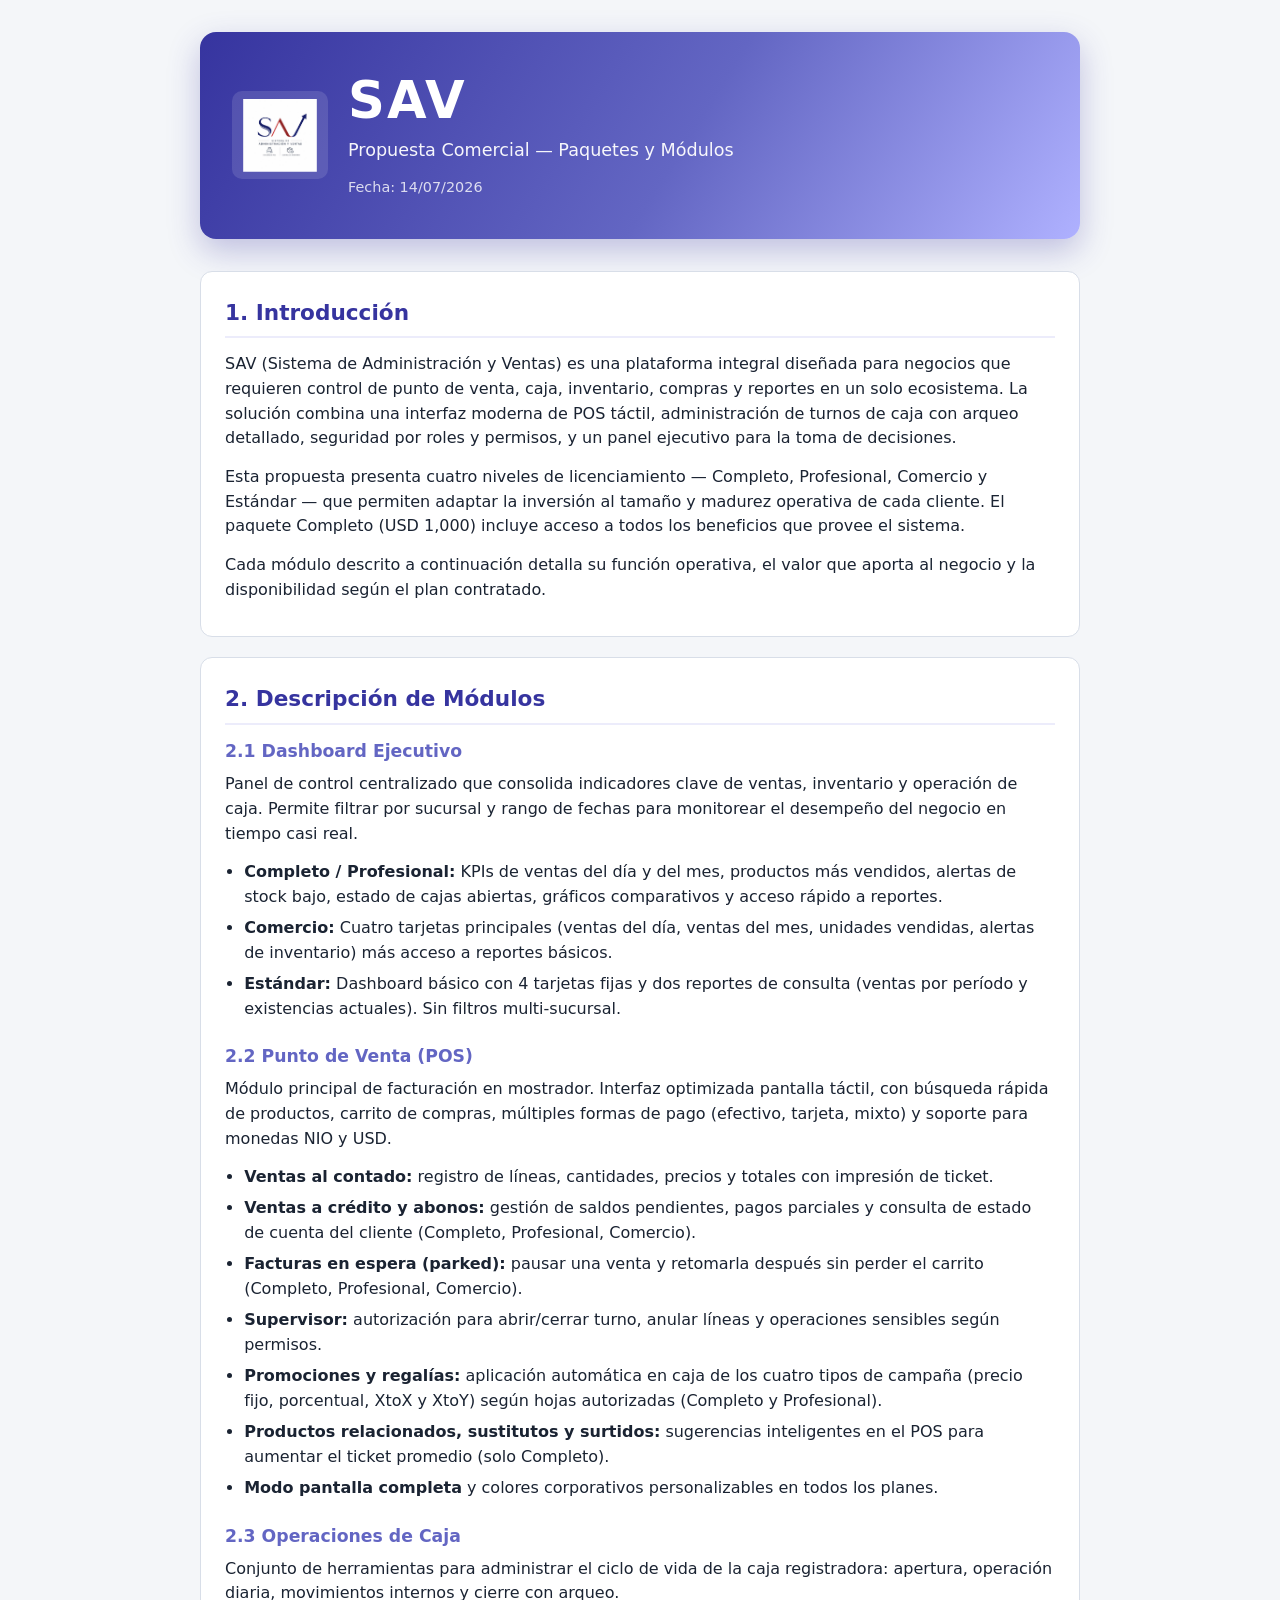
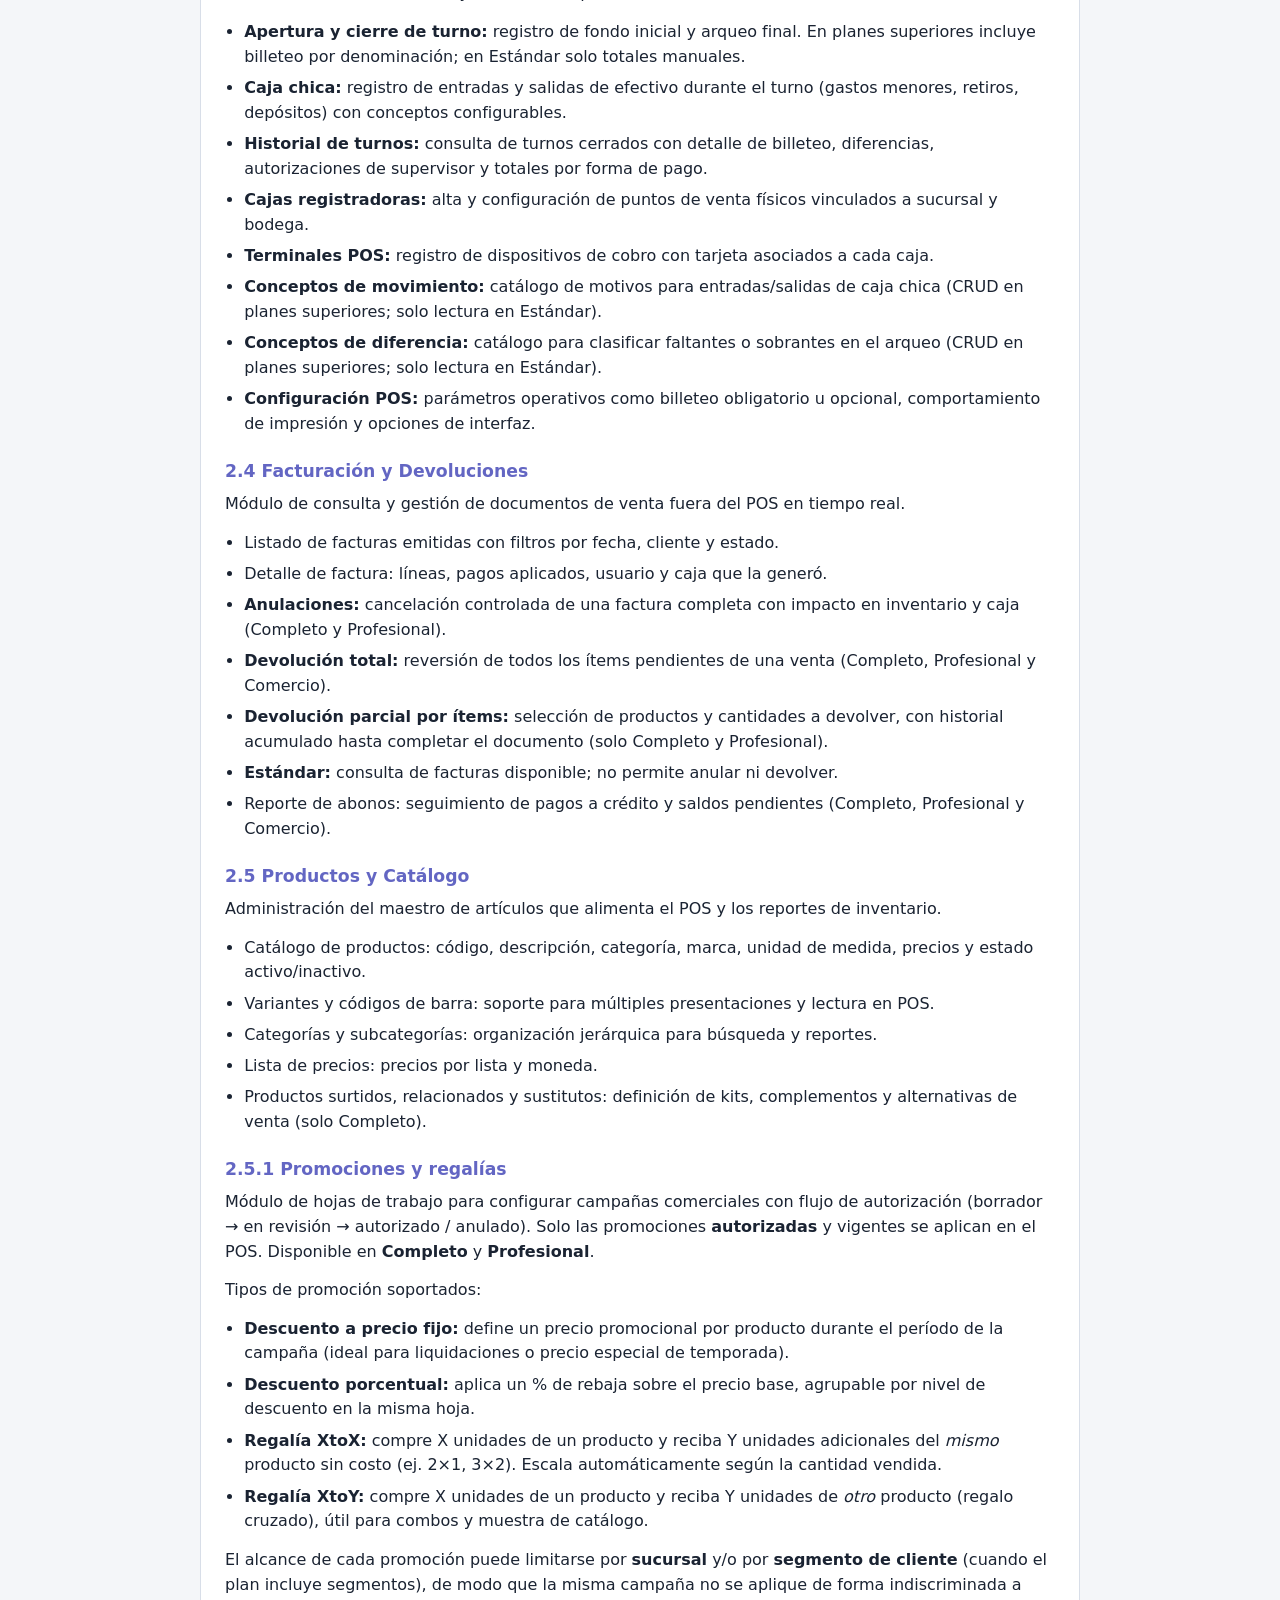
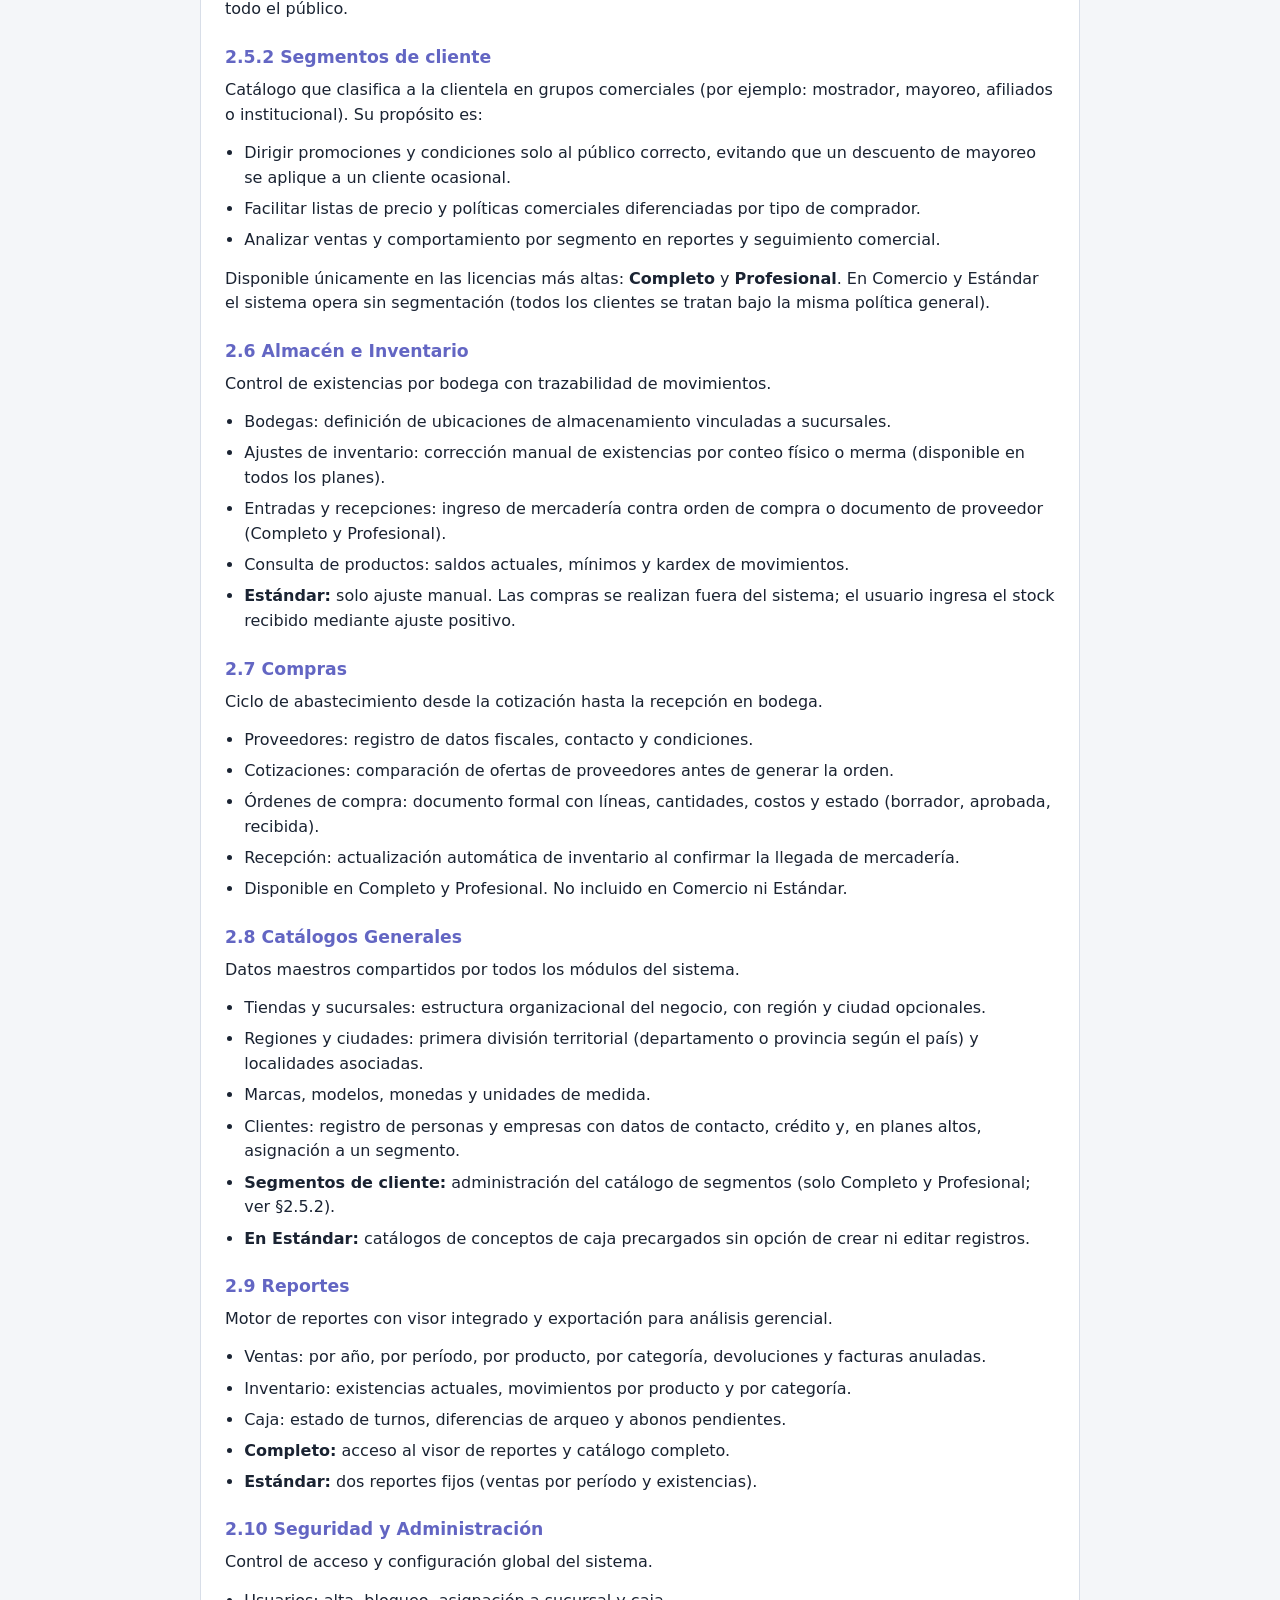
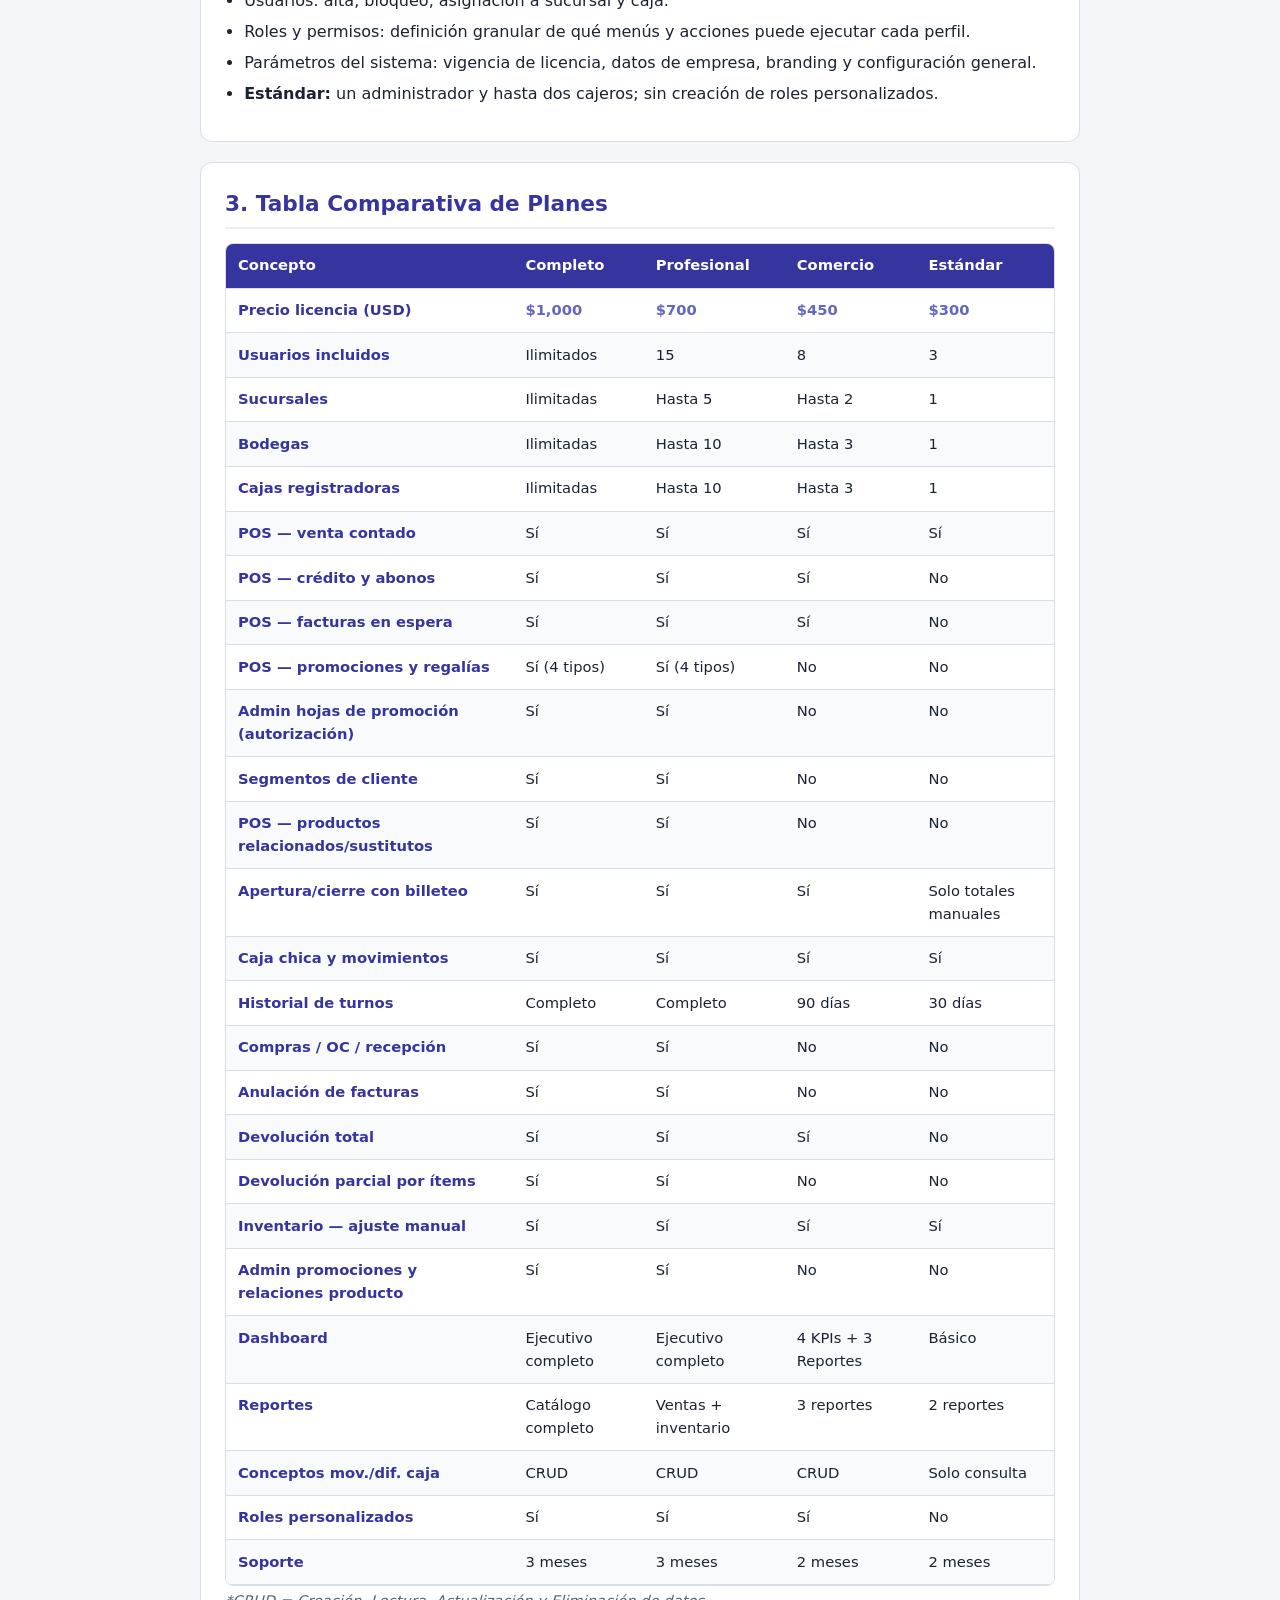
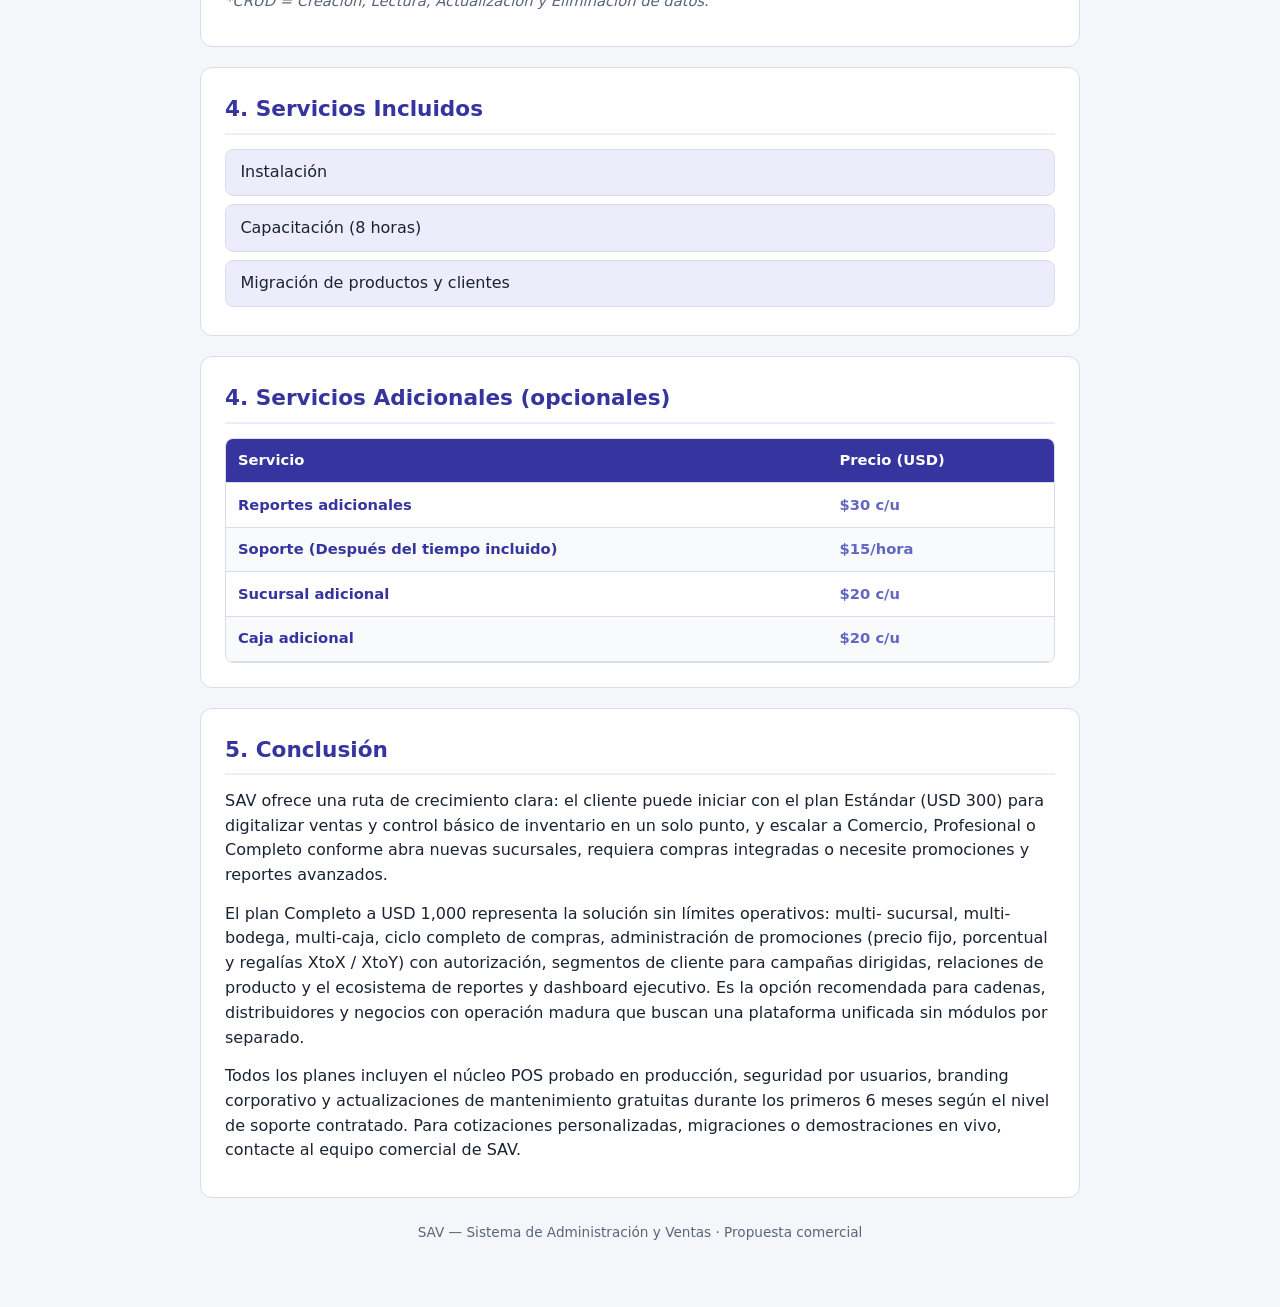
<file: oferta-comercial.html>
<!DOCTYPE html>
<html lang="es">
<head>
  <meta charset="UTF-8" />
  <meta name="viewport" content="width=device-width, initial-scale=1" />
  <title>SAV — Propuesta Comercial</title>
  <style>
    :root {
      --ink: #1a2332;
      --muted: #5a6577;
      --line: #d8dee8;
      --bg: #f4f6f9;
      --card: #ffffff;
      --accent: #6366c3;
      --accent-soft: #ececfb;
      --head: #36349f;
    }
    * { box-sizing: border-box; }
    body {
      margin: 0;
      font-family: "Segoe UI", system-ui, -apple-system, sans-serif;
      color: var(--ink);
      background: var(--bg);
      line-height: 1.55;
    }
    .wrap {
      max-width: 920px;
      margin: 0 auto;
      padding: 2rem 1.25rem 4rem;
    }
    header.hero {
      background: linear-gradient(122deg, #36349f 0%, #6366c3 55%, #afb1ff 100%);
      color: #fff;
      border-radius: 16px;
      padding: 2.5rem 2rem;
      margin-bottom: 2rem;
      box-shadow: 0 12px 32px rgba(54, 52, 159, 0.28);
    }
    header.hero .brand {
      display: flex;
      align-items: center;
      gap: 1rem 1.25rem;
    }
    header.hero .logo {
      display: block;
      flex: 0 0 auto;
      max-width: min(201px, 38vw);
      max-height: 88px;
      width: auto;
      height: auto;
      object-fit: contain;
      background: rgba(255, 255, 255, 0.12);
      border-radius: 10px;
      padding: 0.45rem 0.7rem;
    }
    header.hero .brand-text {
      flex: 1 1 auto;
      min-width: 0;
    }
    header.hero h1 {
      margin: 0;
      font-size: clamp(1.85rem, 7vw, 3.2rem);
      letter-spacing: 0.04em;
      font-weight: 800;
      line-height: 1.1;
    }
    header.hero p {
      margin: 0.55rem 0 0;
      opacity: 0.95;
      font-size: clamp(0.95rem, 3.5vw, 1.1rem);
      color: #fff;
    }
    header.hero .date {
      margin-top: 0.75rem;
      font-size: 0.9rem;
      opacity: 0.8;
    }
    @media (max-width: 560px) {
      .wrap { padding: 1rem 0.85rem 3rem; }
      header.hero {
        padding: 1.35rem 1.1rem;
        border-radius: 12px;
      }
      header.hero .brand {
        flex-direction: column;
        align-items: flex-start;
        gap: 0.85rem;
      }
      header.hero .logo {
        max-width: 140px;
        max-height: 64px;
      }
    }
    section {
      background: var(--card);
      border: 1px solid var(--line);
      border-radius: 12px;
      padding: 1.5rem 1.5rem 1.25rem;
      margin-bottom: 1.25rem;
    }
    h2 {
      margin: 0 0 0.85rem;
      color: var(--head);
      font-size: 1.35rem;
      border-bottom: 2px solid var(--accent-soft);
      padding-bottom: 0.45rem;
    }
    h3 {
      margin: 1.35rem 0 0.45rem;
      color: var(--accent);
      font-size: 1.08rem;
    }
    h3:first-of-type { margin-top: 0.35rem; }
    p { margin: 0 0 0.85rem; color: var(--ink); }
    ul {
      margin: 0.35rem 0 0.85rem;
      padding-left: 1.2rem;
    }
    li { margin-bottom: 0.4rem; }
    .note {
      font-size: 0.92rem;
      color: var(--muted);
      font-style: italic;
    }
    .table-wrap {
      overflow-x: auto;
      margin: 0.75rem 0 0.25rem;
      border-radius: 8px;
      border: 1px solid var(--line);
    }
    .table-wrap table {
      width: 100%;
      border-collapse: collapse;
      font-size: 0.92rem;
      min-width: 640px;
    }
    .table-wrap th, .table-wrap td {
      border-bottom: 1px solid var(--line);
      padding: 0.65rem 0.75rem;
      text-align: left;
      vertical-align: top;
    }
    .table-wrap th {
      background: var(--head);
      color: #fff;
      font-weight: 600;
      position: sticky;
      top: 0;
    }
    .table-wrap tr:nth-child(even) td { background: #f8fafb; }
    .table-wrap td:first-child { font-weight: 600; color: var(--head); }
    .price { color: var(--accent); font-weight: 700; }
    .included-list {
      list-style: none;
      padding: 0;
      margin: 0.5rem 0 0;
    }
    .included-list li {
      padding: 0.65rem 0.9rem;
      border: 1px solid var(--line);
      border-radius: 8px;
      margin-bottom: 0.5rem;
      background: var(--accent-soft);
    }
    footer {
      text-align: center;
      color: var(--muted);
      font-size: 0.85rem;
      margin-top: 1.5rem;
    }
    @media print {
      body { background: #fff; }
      .wrap { padding: 0; max-width: none; }
      header.hero { box-shadow: none; border-radius: 0; }
      section { break-inside: avoid; border: none; padding: 0.5rem 0; }
    }
  </style>
</head>
<body>
  <div class="wrap">
    <header class="hero">
      <div class="brand">
        <img
          class="logo"
          src="SAV.jpg"
          alt="Logo de la empresa"
          onerror="this.style.display='none'"
        />
        <div class="brand-text">
          <h1>SAV</h1>
          <p>Propuesta Comercial — Paquetes y Módulos</p>
          <div class="date">Fecha: 14/07/2026</div>
        </div>
      </div>
    </header>

    <section id="introduccion">
      <h2>1. Introducción</h2>
      <p>
        SAV (Sistema de Administración y Ventas) es una plataforma integral diseñada
        para negocios que requieren control de punto de venta, caja, inventario, compras y
        reportes en un solo ecosistema. La solución combina una interfaz moderna de
        POS táctil, administración de turnos de caja con arqueo detallado, seguridad por
        roles y permisos, y un panel ejecutivo para la toma de decisiones.
      </p>
      <p>
        Esta propuesta presenta cuatro niveles de licenciamiento — Completo,
        Profesional, Comercio y Estándar — que permiten adaptar la inversión al tamaño y
        madurez operativa de cada cliente. El paquete Completo (USD 1,000) incluye acceso a todos los beneficios que provee el sistema.
      </p>
      <p>
        Cada módulo descrito a continuación detalla su función operativa, el valor que
        aporta al negocio y la disponibilidad según el plan contratado.
      </p>
    </section>

    <section id="modulos">
      <h2>2. Descripción de Módulos</h2>

      <h3>2.1 Dashboard Ejecutivo</h3>
      <p>
        Panel de control centralizado que consolida indicadores clave de ventas,
        inventario y operación de caja. Permite filtrar por sucursal y rango de fechas para
        monitorear el desempeño del negocio en tiempo casi real.
      </p>
      <ul>
        <li><strong>Completo / Profesional:</strong> KPIs de ventas del día y del mes, productos más vendidos, alertas de stock bajo, estado de cajas abiertas, gráficos comparativos y acceso rápido a reportes.</li>
        <li><strong>Comercio:</strong> Cuatro tarjetas principales (ventas del día, ventas del mes, unidades vendidas, alertas de inventario) más acceso a reportes básicos.</li>
        <li><strong>Estándar:</strong> Dashboard básico con 4 tarjetas fijas y dos reportes de consulta (ventas por período y existencias actuales). Sin filtros multi-sucursal.</li>
      </ul>

      <h3>2.2 Punto de Venta (POS)</h3>
      <p>
        Módulo principal de facturación en mostrador. Interfaz optimizada pantalla táctil,
        con búsqueda rápida de productos, carrito de compras, múltiples formas de pago
        (efectivo, tarjeta, mixto) y soporte para monedas NIO y USD.
      </p>
      <ul>
        <li><strong>Ventas al contado:</strong> registro de líneas, cantidades, precios y totales con impresión de ticket.</li>
        <li><strong>Ventas a crédito y abonos:</strong> gestión de saldos pendientes, pagos parciales y consulta de estado de cuenta del cliente (Completo, Profesional, Comercio).</li>
        <li><strong>Facturas en espera (parked):</strong> pausar una venta y retomarla después sin perder el carrito (Completo, Profesional, Comercio).</li>
        <li><strong>Supervisor:</strong> autorización para abrir/cerrar turno, anular líneas y operaciones sensibles según permisos.</li>
        <li><strong>Promociones y regalías:</strong> aplicación automática en caja de los cuatro tipos de campaña (precio fijo, porcentual, XtoX y XtoY) según hojas autorizadas (Completo y Profesional).</li>
        <li><strong>Productos relacionados, sustitutos y surtidos:</strong> sugerencias inteligentes en el POS para aumentar el ticket promedio (solo Completo).</li>
        <li><strong>Modo pantalla completa</strong> y colores corporativos personalizables en todos los planes.</li>
      </ul>

      <h3>2.3 Operaciones de Caja</h3>
      <p>
        Conjunto de herramientas para administrar el ciclo de vida de la caja registradora:
        apertura, operación diaria, movimientos internos y cierre con arqueo.
      </p>
      <ul>
        <li><strong>Apertura y cierre de turno:</strong> registro de fondo inicial y arqueo final. En planes superiores incluye billeteo por denominación; en Estándar solo totales manuales.</li>
        <li><strong>Caja chica:</strong> registro de entradas y salidas de efectivo durante el turno (gastos menores, retiros, depósitos) con conceptos configurables.</li>
        <li><strong>Historial de turnos:</strong> consulta de turnos cerrados con detalle de billeteo, diferencias, autorizaciones de supervisor y totales por forma de pago.</li>
        <li><strong>Cajas registradoras:</strong> alta y configuración de puntos de venta físicos vinculados a sucursal y bodega.</li>
        <li><strong>Terminales POS:</strong> registro de dispositivos de cobro con tarjeta asociados a cada caja.</li>
        <li><strong>Conceptos de movimiento:</strong> catálogo de motivos para entradas/salidas de caja chica (CRUD en planes superiores; solo lectura en Estándar).</li>
        <li><strong>Conceptos de diferencia:</strong> catálogo para clasificar faltantes o sobrantes en el arqueo (CRUD en planes superiores; solo lectura en Estándar).</li>
        <li><strong>Configuración POS:</strong> parámetros operativos como billeteo obligatorio u opcional, comportamiento de impresión y opciones de interfaz.</li>
      </ul>

      <h3>2.4 Facturación y Devoluciones</h3>
      <p>
        Módulo de consulta y gestión de documentos de venta fuera del POS en tiempo real.
      </p>
      <ul>
        <li>Listado de facturas emitidas con filtros por fecha, cliente y estado.</li>
        <li>Detalle de factura: líneas, pagos aplicados, usuario y caja que la generó.</li>
        <li><strong>Anulaciones:</strong> cancelación controlada de una factura completa con impacto en inventario y caja (Completo y Profesional).</li>
        <li><strong>Devolución total:</strong> reversión de todos los ítems pendientes de una venta (Completo, Profesional y Comercio).</li>
        <li><strong>Devolución parcial por ítems:</strong> selección de productos y cantidades a devolver, con historial acumulado hasta completar el documento (solo Completo y Profesional).</li>
        <li><strong>Estándar:</strong> consulta de facturas disponible; no permite anular ni devolver.</li>
        <li>Reporte de abonos: seguimiento de pagos a crédito y saldos pendientes (Completo, Profesional y Comercio).</li>
      </ul>

      <h3>2.5 Productos y Catálogo</h3>
      <p>
        Administración del maestro de artículos que alimenta el POS y los reportes de inventario.
      </p>
      <ul>
        <li>Catálogo de productos: código, descripción, categoría, marca, unidad de medida, precios y estado activo/inactivo.</li>
        <li>Variantes y códigos de barra: soporte para múltiples presentaciones y lectura en POS.</li>
        <li>Categorías y subcategorías: organización jerárquica para búsqueda y reportes.</li>
        <li>Lista de precios: precios por lista y moneda.</li>
        <li>Productos surtidos, relacionados y sustitutos: definición de kits, complementos y alternativas de venta (solo Completo).</li>
      </ul>

      <h3>2.5.1 Promociones y regalías</h3>
      <p>
        Módulo de hojas de trabajo para configurar campañas comerciales con flujo de
        autorización (borrador → en revisión → autorizado / anulado). Solo las promociones
        <strong>autorizadas</strong> y vigentes se aplican en el POS. Disponible en
        <strong>Completo</strong> y <strong>Profesional</strong>.
      </p>
      <p>Tipos de promoción soportados:</p>
      <ul>
        <li><strong>Descuento a precio fijo:</strong> define un precio promocional por producto durante el período de la campaña (ideal para liquidaciones o precio especial de temporada).</li>
        <li><strong>Descuento porcentual:</strong> aplica un % de rebaja sobre el precio base, agrupable por nivel de descuento en la misma hoja.</li>
        <li><strong>Regalía XtoX:</strong> compre X unidades de un producto y reciba Y unidades adicionales del <em>mismo</em> producto sin costo (ej. 2×1, 3×2). Escala automáticamente según la cantidad vendida.</li>
        <li><strong>Regalía XtoY:</strong> compre X unidades de un producto y reciba Y unidades de <em>otro</em> producto (regalo cruzado), útil para combos y muestra de catálogo.</li>
      </ul>
      <p>
        El alcance de cada promoción puede limitarse por <strong>sucursal</strong> y/o por
        <strong>segmento de cliente</strong> (cuando el plan incluye segmentos), de modo que
        la misma campaña no se aplique de forma indiscriminada a todo el público.
      </p>

      <h3>2.5.2 Segmentos de cliente</h3>
      <p>
        Catálogo que clasifica a la clientela en grupos comerciales (por ejemplo: mostrador,
        mayoreo, afiliados o institucional). Su propósito es:
      </p>
      <ul>
        <li>Dirigir promociones y condiciones solo al público correcto, evitando que un descuento de mayoreo se aplique a un cliente ocasional.</li>
        <li>Facilitar listas de precio y políticas comerciales diferenciadas por tipo de comprador.</li>
        <li>Analizar ventas y comportamiento por segmento en reportes y seguimiento comercial.</li>
      </ul>
      <p>
        Disponible únicamente en las licencias más altas: <strong>Completo</strong> y
        <strong>Profesional</strong>. En Comercio y Estándar el sistema opera sin segmentación
        (todos los clientes se tratan bajo la misma política general).
      </p>

      <h3>2.6 Almacén e Inventario</h3>
      <p>
        Control de existencias por bodega con trazabilidad de movimientos.
      </p>
      <ul>
        <li>Bodegas: definición de ubicaciones de almacenamiento vinculadas a sucursales.</li>
        <li>Ajustes de inventario: corrección manual de existencias por conteo físico o merma (disponible en todos los planes).</li>
        <li>Entradas y recepciones: ingreso de mercadería contra orden de compra o documento de proveedor (Completo y Profesional).</li>
        <li>Consulta de productos: saldos actuales, mínimos y kardex de movimientos.</li>
        <li><strong>Estándar:</strong> solo ajuste manual. Las compras se realizan fuera del sistema; el usuario ingresa el stock recibido mediante ajuste positivo.</li>
      </ul>

      <h3>2.7 Compras</h3>
      <p>
        Ciclo de abastecimiento desde la cotización hasta la recepción en bodega.
      </p>
      <ul>
        <li>Proveedores: registro de datos fiscales, contacto y condiciones.</li>
        <li>Cotizaciones: comparación de ofertas de proveedores antes de generar la orden.</li>
        <li>Órdenes de compra: documento formal con líneas, cantidades, costos y estado (borrador, aprobada, recibida).</li>
        <li>Recepción: actualización automática de inventario al confirmar la llegada de mercadería.</li>
        <li>Disponible en Completo y Profesional. No incluido en Comercio ni Estándar.</li>
      </ul>

      <h3>2.8 Catálogos Generales</h3>
      <p>
        Datos maestros compartidos por todos los módulos del sistema.
      </p>
      <ul>
        <li>Tiendas y sucursales: estructura organizacional del negocio, con región y ciudad opcionales.</li>
        <li>Regiones y ciudades: primera división territorial (departamento o provincia según el país) y localidades asociadas.</li>
        <li>Marcas, modelos, monedas y unidades de medida.</li>
        <li>Clientes: registro de personas y empresas con datos de contacto, crédito y, en planes altos, asignación a un segmento.</li>
        <li><strong>Segmentos de cliente:</strong> administración del catálogo de segmentos (solo Completo y Profesional; ver §2.5.2).</li>
        <li><strong>En Estándar:</strong> catálogos de conceptos de caja precargados sin opción de crear ni editar registros.</li>
      </ul>

      <h3>2.9 Reportes</h3>
      <p>
        Motor de reportes con visor integrado y exportación para análisis gerencial.
      </p>
      <ul>
        <li>Ventas: por año, por período, por producto, por categoría, devoluciones y facturas anuladas.</li>
        <li>Inventario: existencias actuales, movimientos por producto y por categoría.</li>
        <li>Caja: estado de turnos, diferencias de arqueo y abonos pendientes.</li>
        <li><strong>Completo:</strong> acceso al visor de reportes y catálogo completo.</li>
        <li><strong>Estándar:</strong> dos reportes fijos (ventas por período y existencias).</li>
      </ul>

      <h3>2.10 Seguridad y Administración</h3>
      <p>
        Control de acceso y configuración global del sistema.
      </p>
      <ul>
        <li>Usuarios: alta, bloqueo, asignación a sucursal y caja.</li>
        <li>Roles y permisos: definición granular de qué menús y acciones puede ejecutar cada perfil.</li>
        <li>Parámetros del sistema: vigencia de licencia, datos de empresa, branding y configuración general.</li>
        <li><strong>Estándar:</strong> un administrador y hasta dos cajeros; sin creación de roles personalizados.</li>
      </ul>
    </section>

    <section id="planes">
      <h2>3. Tabla Comparativa de Planes</h2>
      <div class="table-wrap">
        <table>
          <thead>
            <tr>
              <th>Concepto</th>
              <th>Completo</th>
              <th>Profesional</th>
              <th>Comercio</th>
              <th>Estándar</th>
            </tr>
          </thead>
          <tbody>
            <tr>
              <td>Precio licencia (USD)</td>
              <td class="price">$1,000</td>
              <td class="price">$700</td>
              <td class="price">$450</td>
              <td class="price">$300</td>
            </tr>
            <tr><td>Usuarios incluidos</td><td>Ilimitados</td><td>15</td><td>8</td><td>3</td></tr>
            <tr><td>Sucursales</td><td>Ilimitadas</td><td>Hasta 5</td><td>Hasta 2</td><td>1</td></tr>
            <tr><td>Bodegas</td><td>Ilimitadas</td><td>Hasta 10</td><td>Hasta 3</td><td>1</td></tr>
            <tr><td>Cajas registradoras</td><td>Ilimitadas</td><td>Hasta 10</td><td>Hasta 3</td><td>1</td></tr>
            <tr><td>POS — venta contado</td><td>Sí</td><td>Sí</td><td>Sí</td><td>Sí</td></tr>
            <tr><td>POS — crédito y abonos</td><td>Sí</td><td>Sí</td><td>Sí</td><td>No</td></tr>
            <tr><td>POS — facturas en espera</td><td>Sí</td><td>Sí</td><td>Sí</td><td>No</td></tr>
            <tr><td>POS — promociones y regalías</td><td>Sí (4 tipos)</td><td>Sí (4 tipos)</td><td>No</td><td>No</td></tr>
            <tr><td>Admin hojas de promoción (autorización)</td><td>Sí</td><td>Sí</td><td>No</td><td>No</td></tr>
            <tr><td>Segmentos de cliente</td><td>Sí</td><td>Sí</td><td>No</td><td>No</td></tr>
            <tr><td>POS — productos relacionados/sustitutos</td><td>Sí</td><td>Sí</td><td>No</td><td>No</td></tr>
            <tr><td>Apertura/cierre con billeteo</td><td>Sí</td><td>Sí</td><td>Sí</td><td>Solo totales manuales</td></tr>
            <tr><td>Caja chica y movimientos</td><td>Sí</td><td>Sí</td><td>Sí</td><td>Sí</td></tr>
            <tr><td>Historial de turnos</td><td>Completo</td><td>Completo</td><td>90 días</td><td>30 días</td></tr>
            <tr><td>Compras / OC / recepción</td><td>Sí</td><td>Sí</td><td>No</td><td>No</td></tr>
            <tr><td>Anulación de facturas</td><td>Sí</td><td>Sí</td><td>No</td><td>No</td></tr>
            <tr><td>Devolución total</td><td>Sí</td><td>Sí</td><td>Sí</td><td>No</td></tr>
            <tr><td>Devolución parcial por ítems</td><td>Sí</td><td>Sí</td><td>No</td><td>No</td></tr>
            <tr><td>Inventario — ajuste manual</td><td>Sí</td><td>Sí</td><td>Sí</td><td>Sí</td></tr>
            <tr><td>Admin promociones y relaciones producto</td><td>Sí</td><td>Sí</td><td>No</td><td>No</td></tr>
            <tr>
              <td>Dashboard</td>
              <td>Ejecutivo completo</td>
              <td>Ejecutivo completo</td>
              <td>4 KPIs + 3 Reportes</td>
              <td>Básico</td>
            </tr>
            <tr>
              <td>Reportes</td>
              <td>Catálogo completo</td>
              <td>Ventas + inventario</td>
              <td>3 reportes</td>
              <td>2 reportes</td>
            </tr>
            <tr>
              <td>Conceptos mov./dif. caja</td>
              <td>CRUD</td>
              <td>CRUD</td>
              <td>CRUD</td>
              <td>Solo consulta</td>
            </tr>
            <tr><td>Roles personalizados</td><td>Sí</td><td>Sí</td><td>Sí</td><td>No</td></tr>
            <tr><td>Soporte</td><td>3 meses</td><td>3 meses</td><td>2 meses</td><td>2 meses</td></tr>
          </tbody>
        </table>
      </div>
      <p class="note">*CRUD = Creación, Lectura, Actualización y Eliminación de datos.</p>
    </section>

    <section id="servicios-incluidos">
      <h2>4. Servicios Incluidos</h2>
      <ul class="included-list">
        <li>Instalación</li>
        <li>Capacitación (8 horas)</li>
        <li>Migración de productos y clientes</li>
      </ul>
    </section>

    <section id="servicios-adicionales">
      <h2>4. Servicios Adicionales (opcionales)</h2>
      <div class="table-wrap">
        <table>
          <thead>
            <tr>
              <th>Servicio</th>
              <th>Precio (USD)</th>
            </tr>
          </thead>
          <tbody>
            <tr><td>Reportes adicionales</td><td class="price">$30 c/u</td></tr>
            <tr><td>Soporte (Después del tiempo incluido)</td><td class="price">$15/hora</td></tr>
            <tr><td>Sucursal adicional</td><td class="price">$20 c/u</td></tr>
            <tr><td>Caja adicional</td><td class="price">$20 c/u</td></tr>
          </tbody>
        </table>
      </div>
    </section>

    <section id="conclusion">
      <h2>5. Conclusión</h2>
      <p>
        SAV ofrece una ruta de crecimiento clara: el cliente puede iniciar con el plan
        Estándar (USD 300) para digitalizar ventas y control básico de inventario en un
        solo punto, y escalar a Comercio, Profesional o Completo conforme abra
        nuevas sucursales, requiera compras integradas o necesite promociones y
        reportes avanzados.
      </p>
      <p>
        El plan Completo a USD 1,000 representa la solución sin límites operativos: multi-
        sucursal, multi-bodega, multi-caja, ciclo completo de compras, administración de
        promociones (precio fijo, porcentual y regalías XtoX / XtoY) con autorización,
        segmentos de cliente para campañas dirigidas, relaciones de producto y el ecosistema
        de reportes y dashboard ejecutivo. Es la opción recomendada para cadenas,
        distribuidores y negocios con operación madura que buscan una plataforma unificada
        sin módulos por separado.
      </p>
      <p>
        Todos los planes incluyen el núcleo POS probado en producción, seguridad por
        usuarios, branding corporativo y actualizaciones de mantenimiento gratuitas
        durante los primeros 6 meses según el nivel de soporte contratado. Para
        cotizaciones personalizadas, migraciones o demostraciones en vivo, contacte al
        equipo comercial de SAV.
      </p>
    </section>

    <footer>
      SAV — Sistema de Administración y Ventas · Propuesta comercial
    </footer>
  </div>
</body>
</html>
</file>
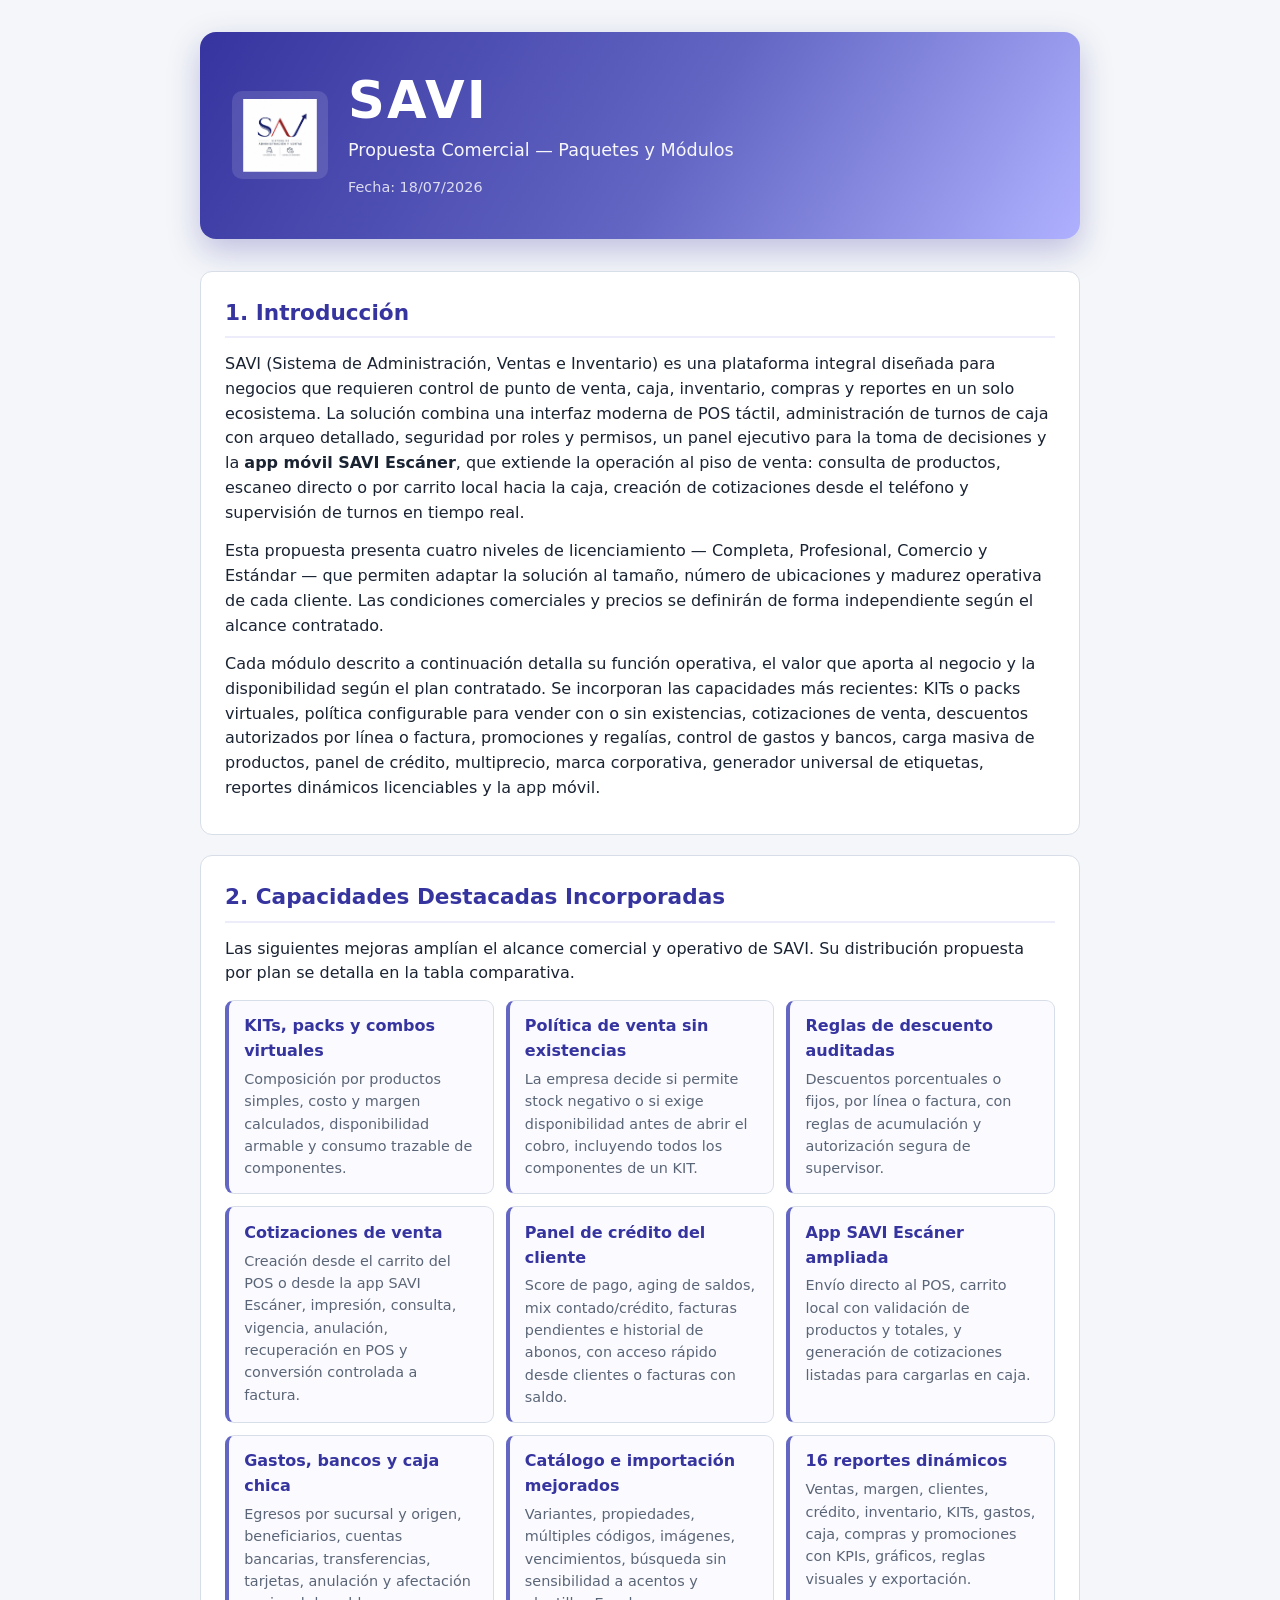
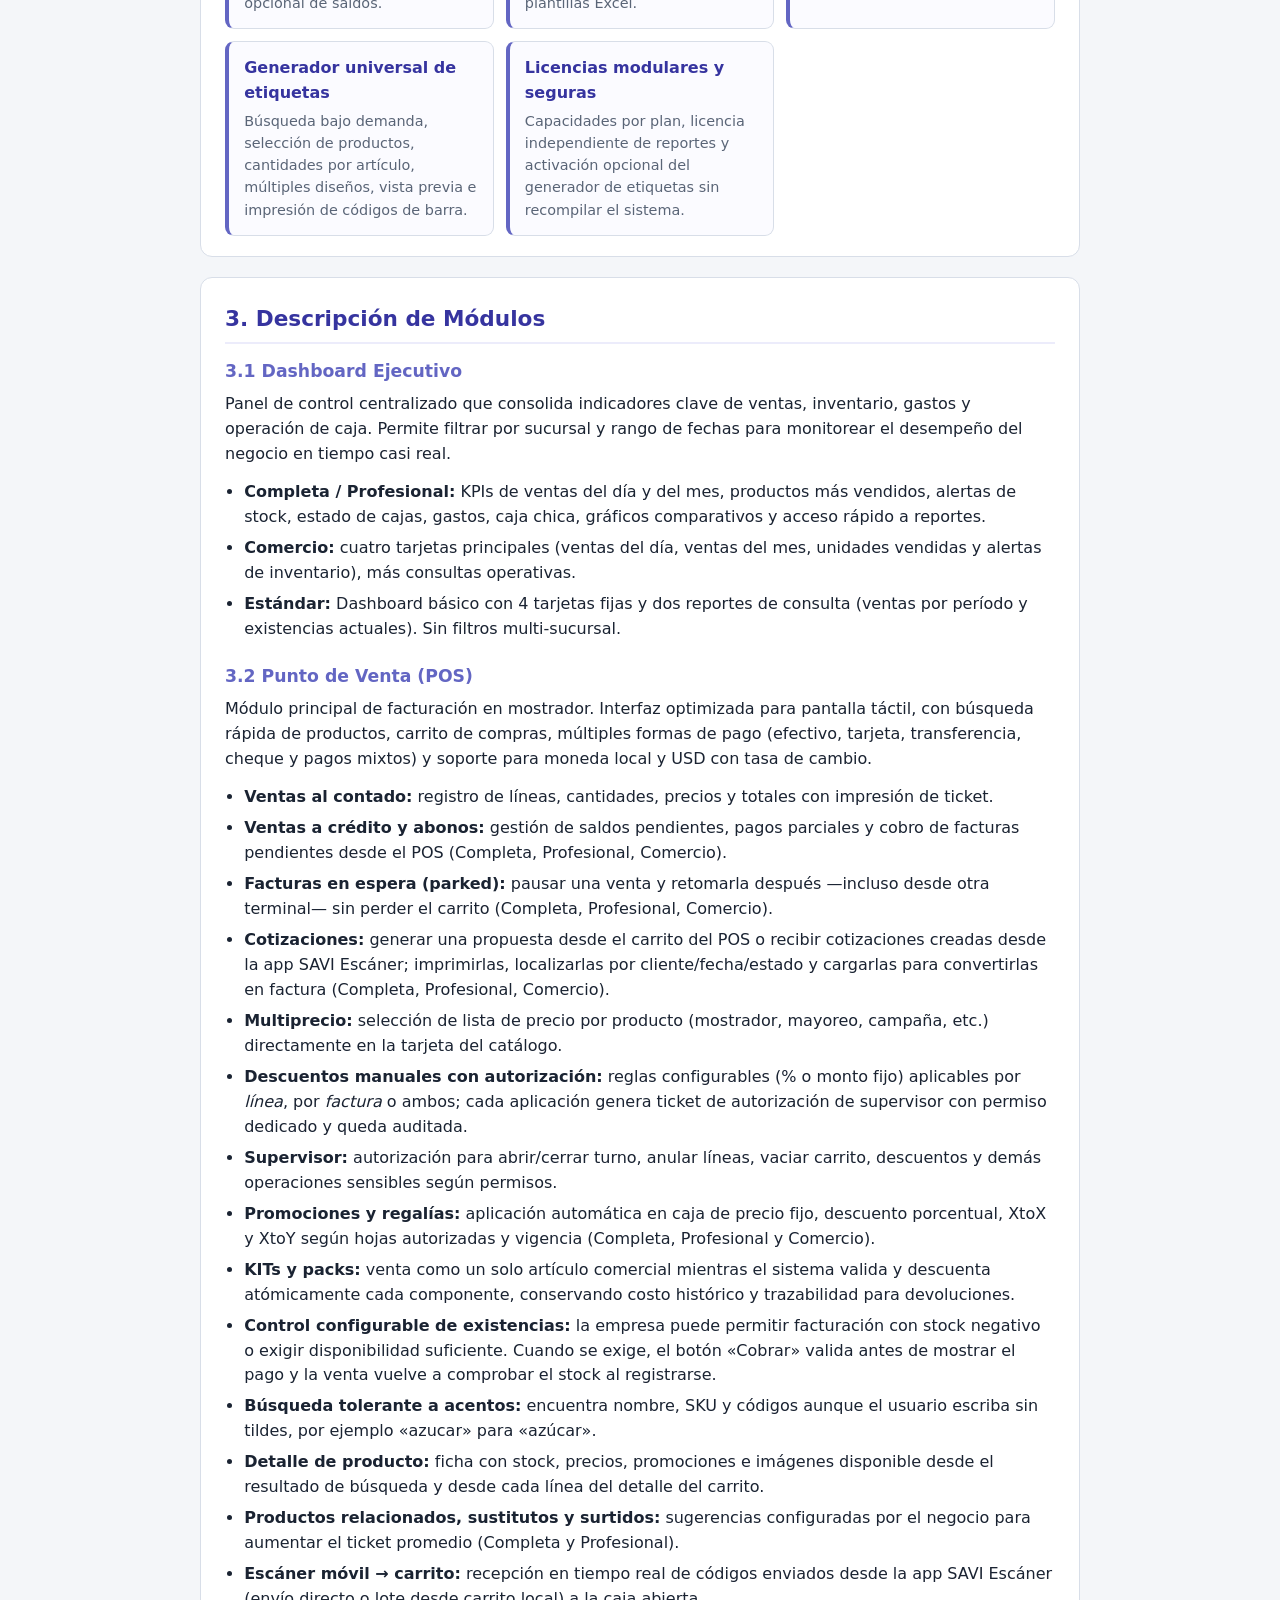
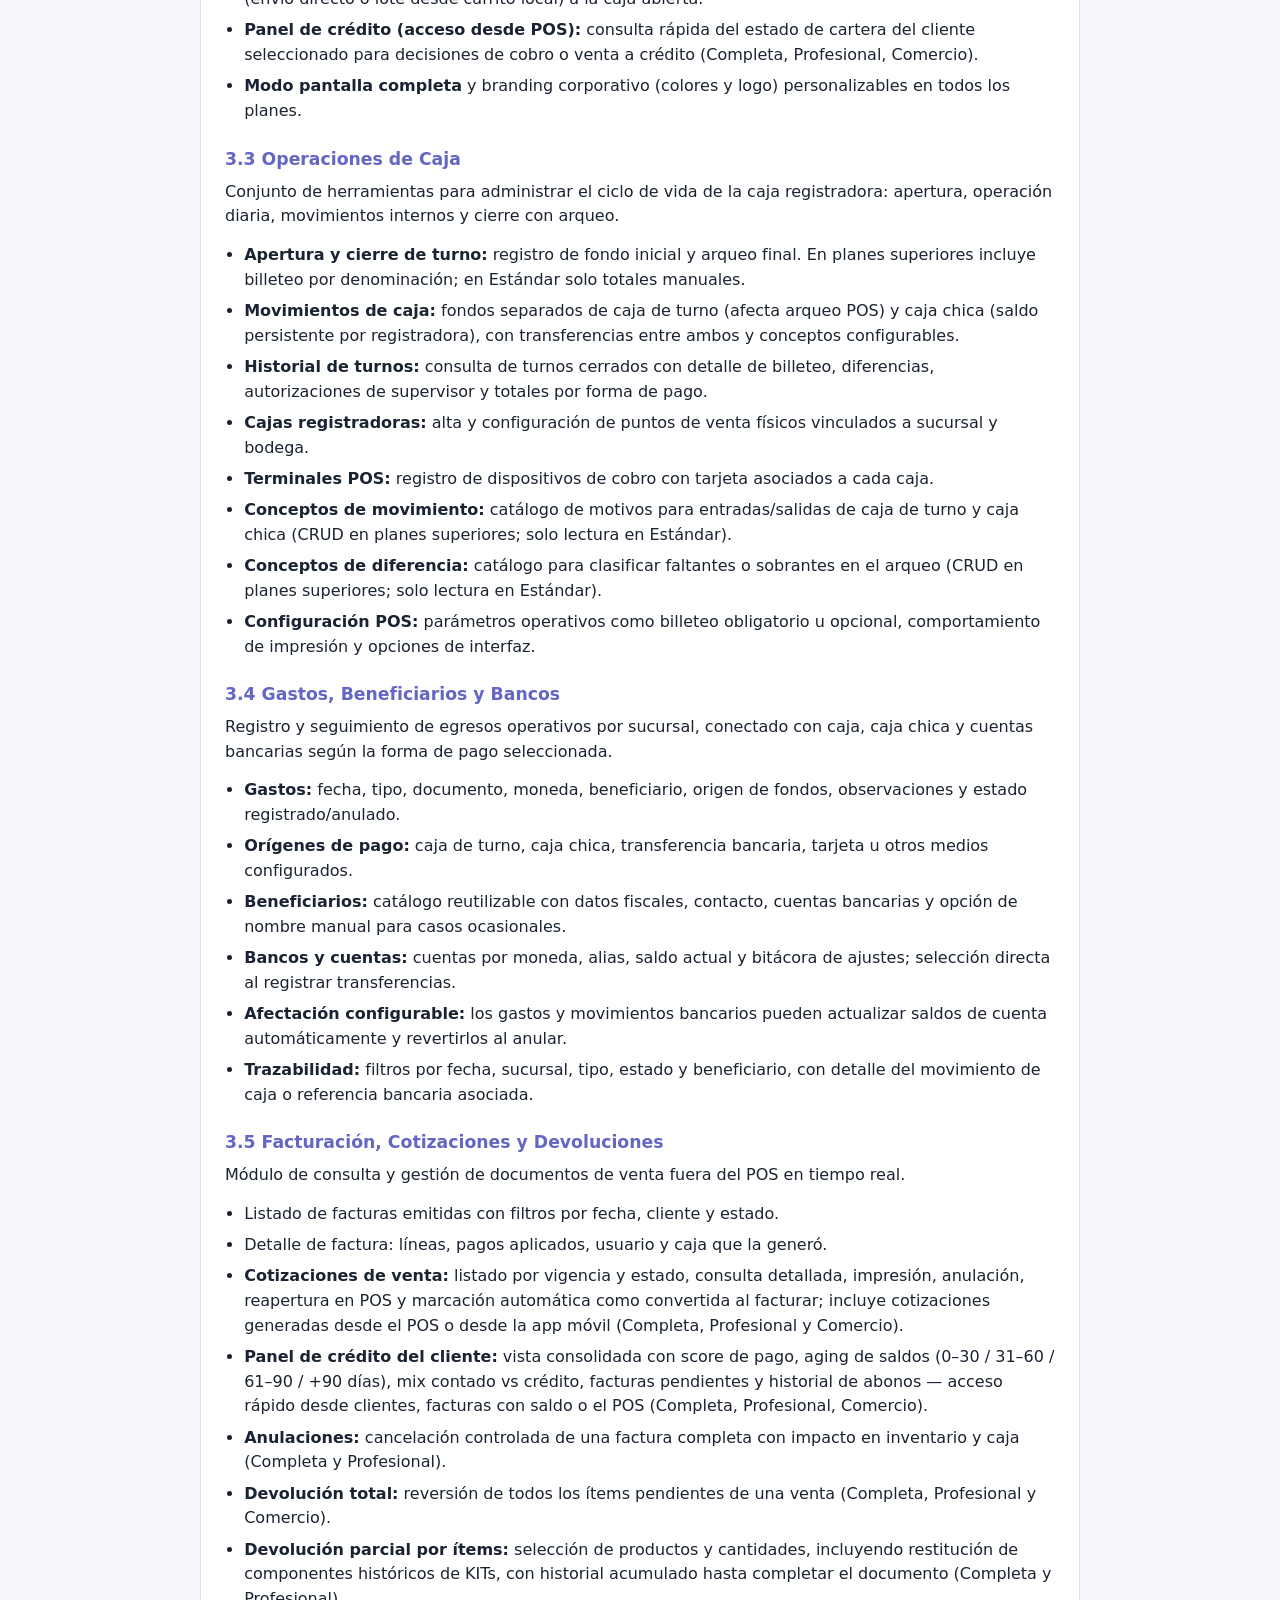
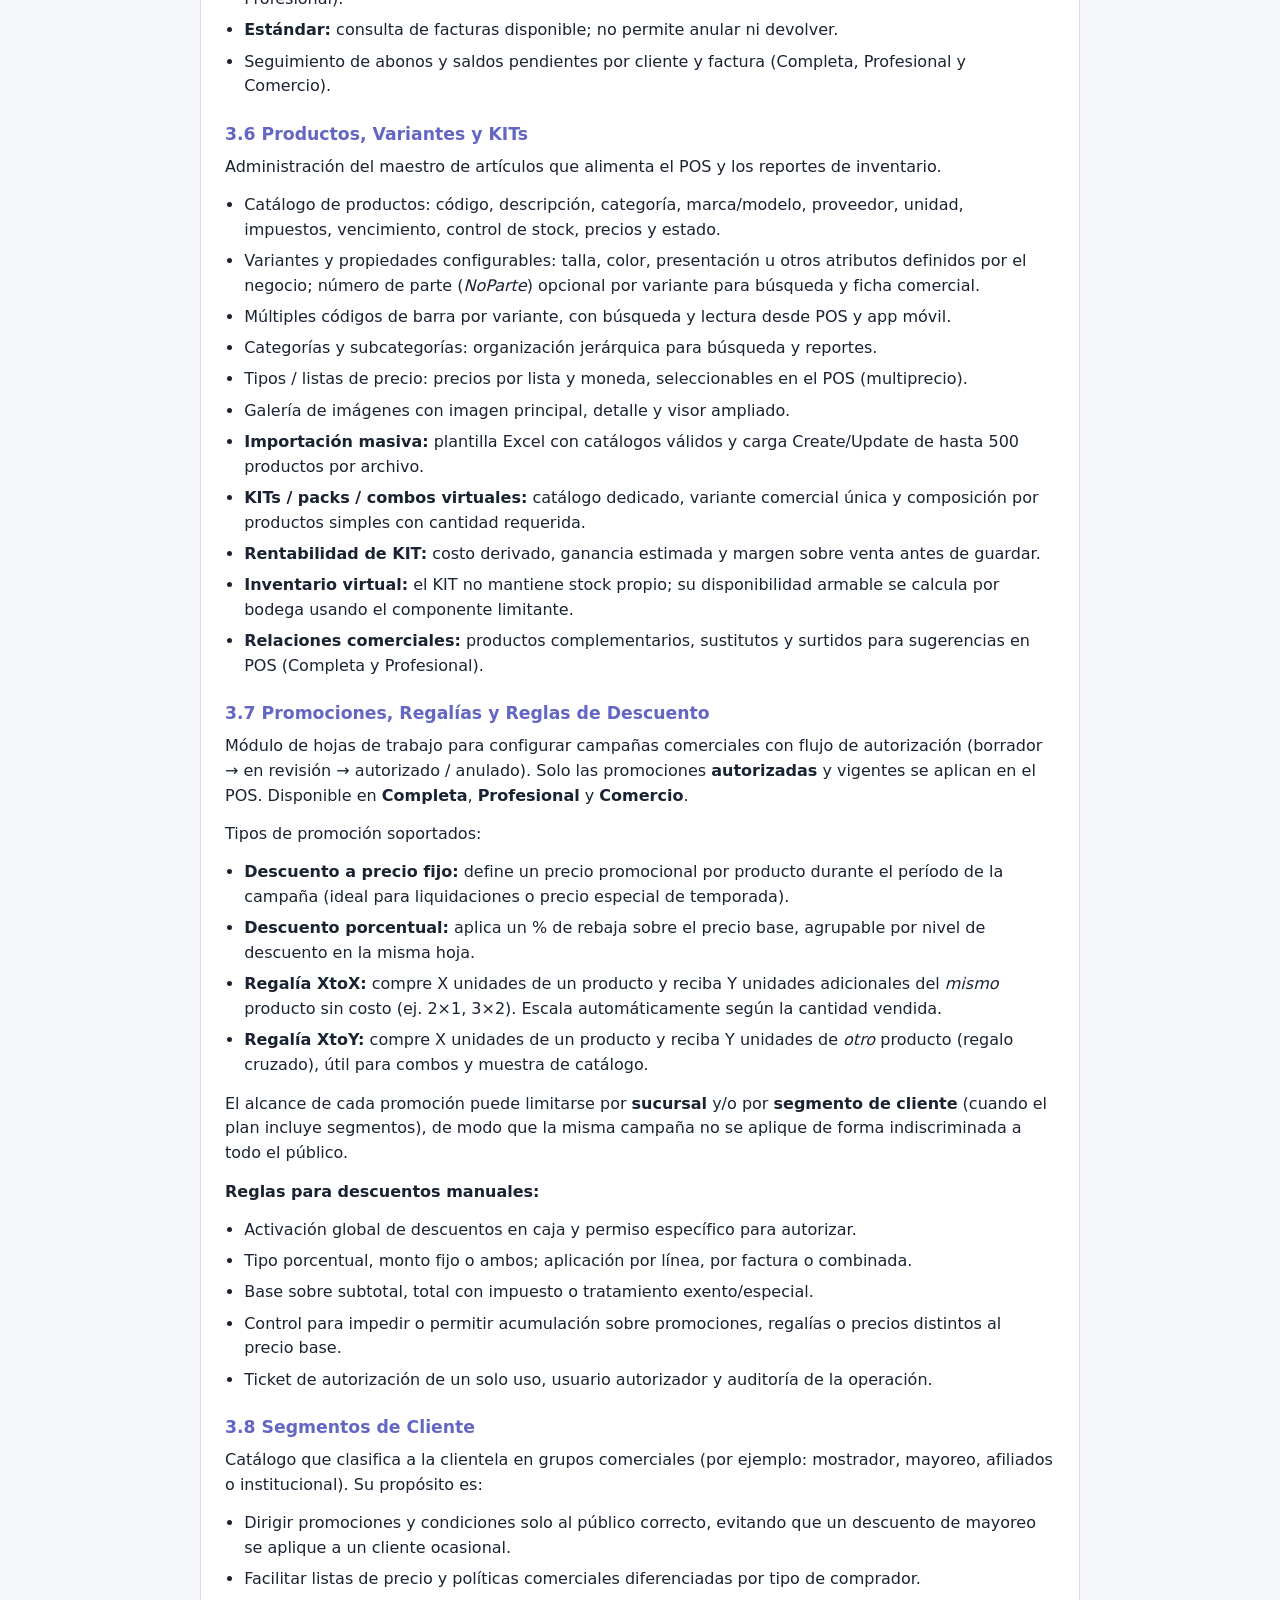
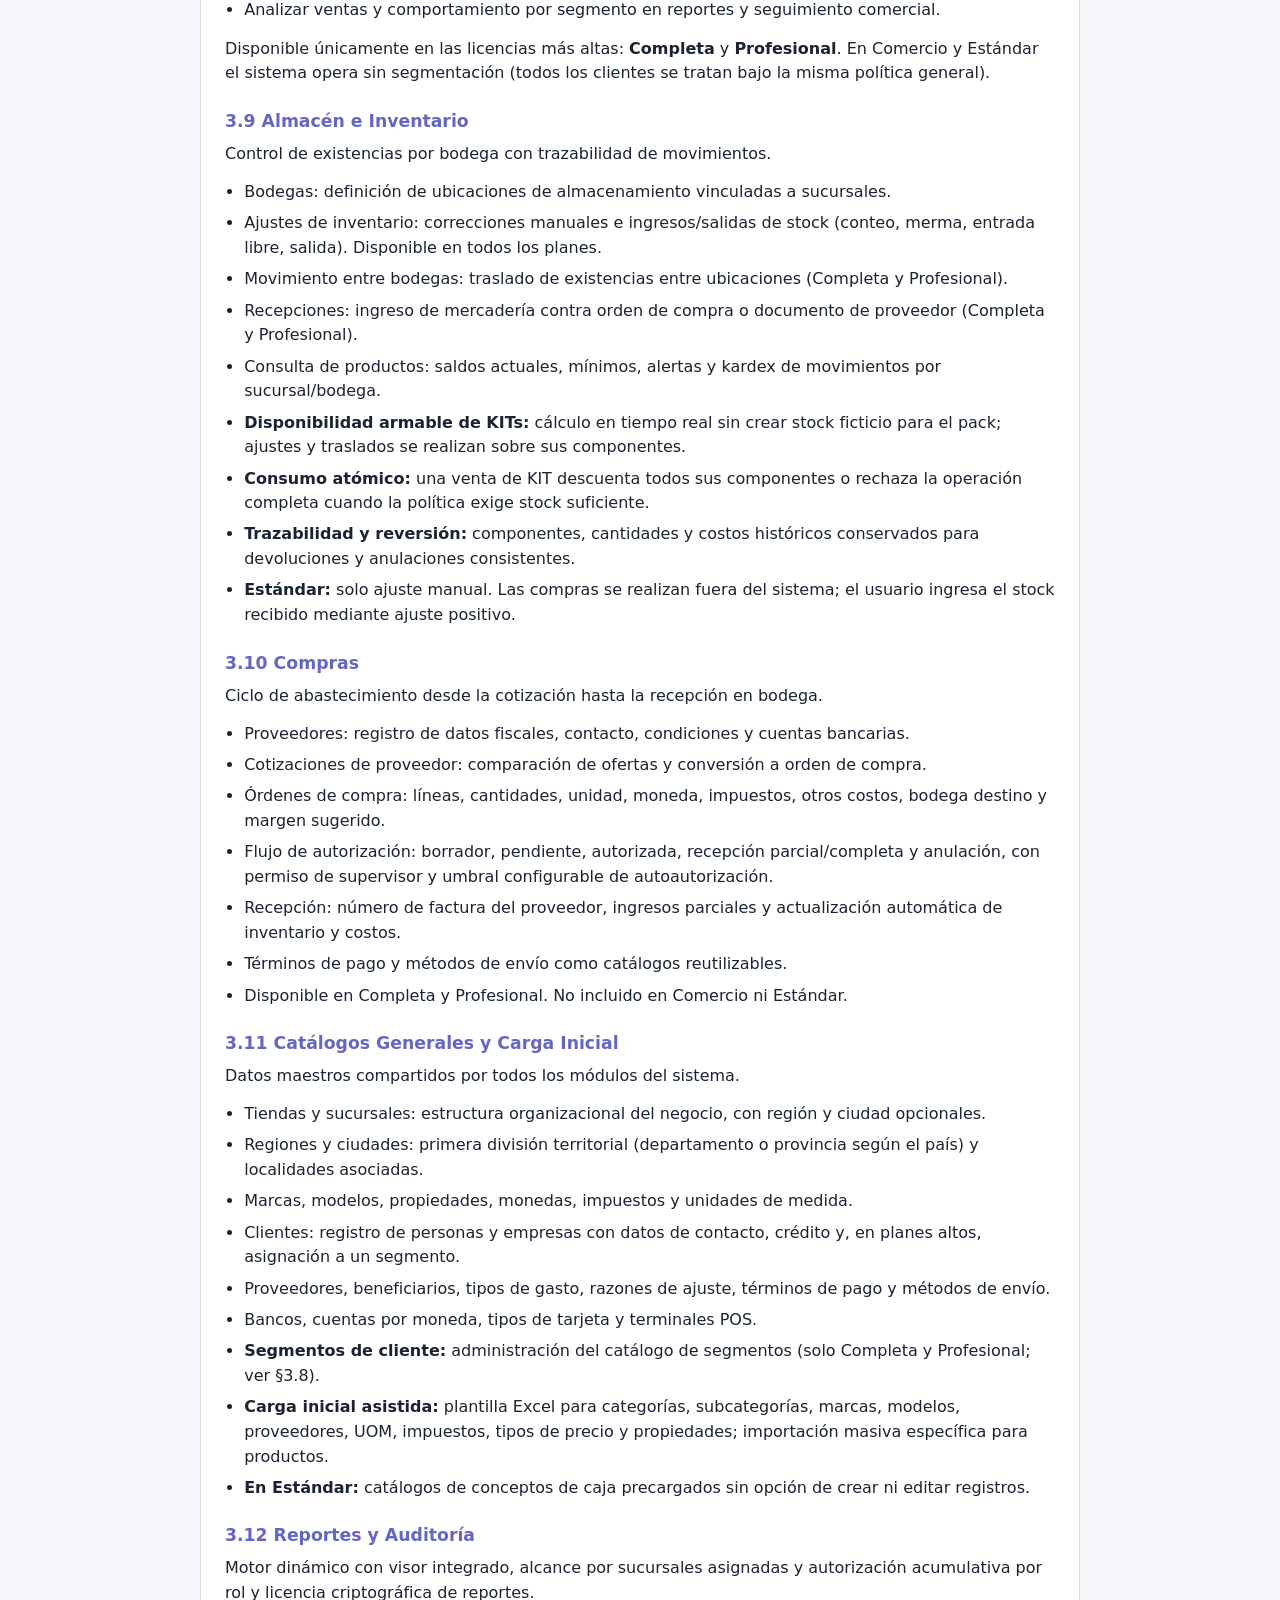
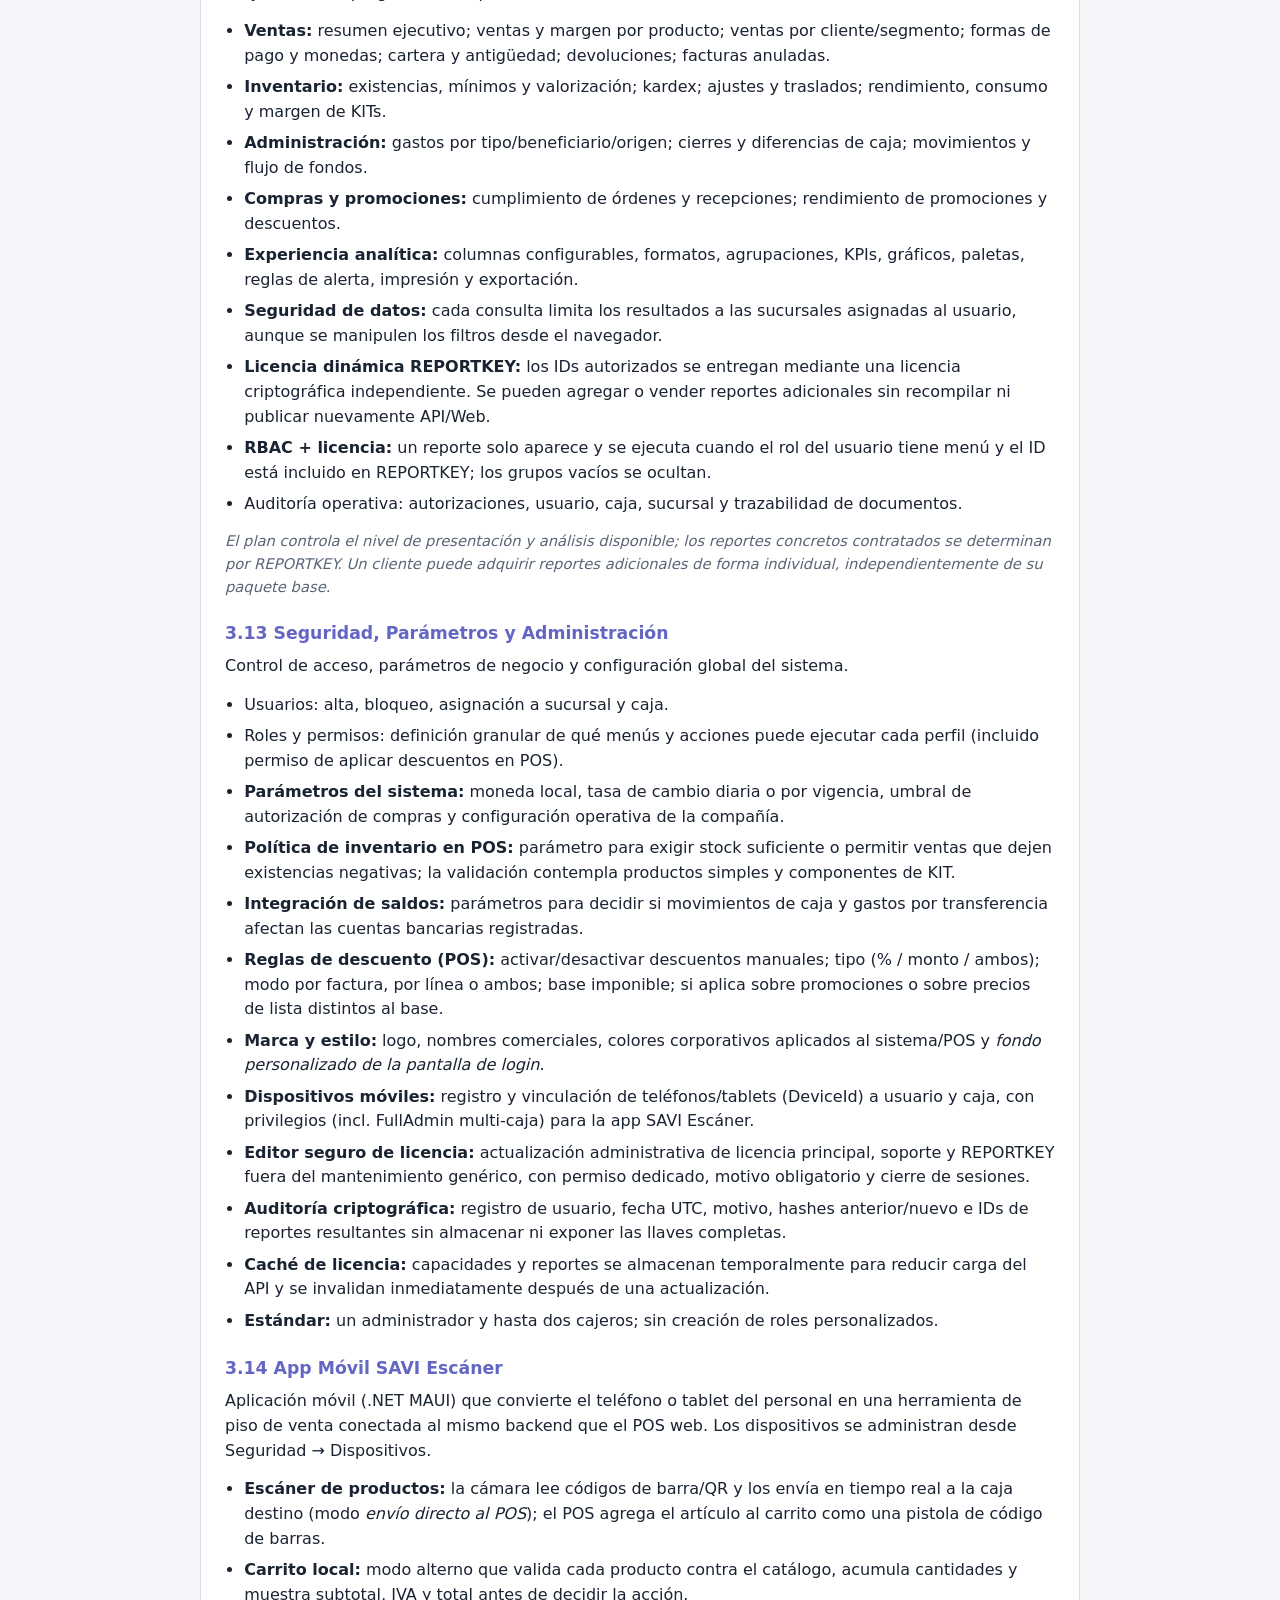
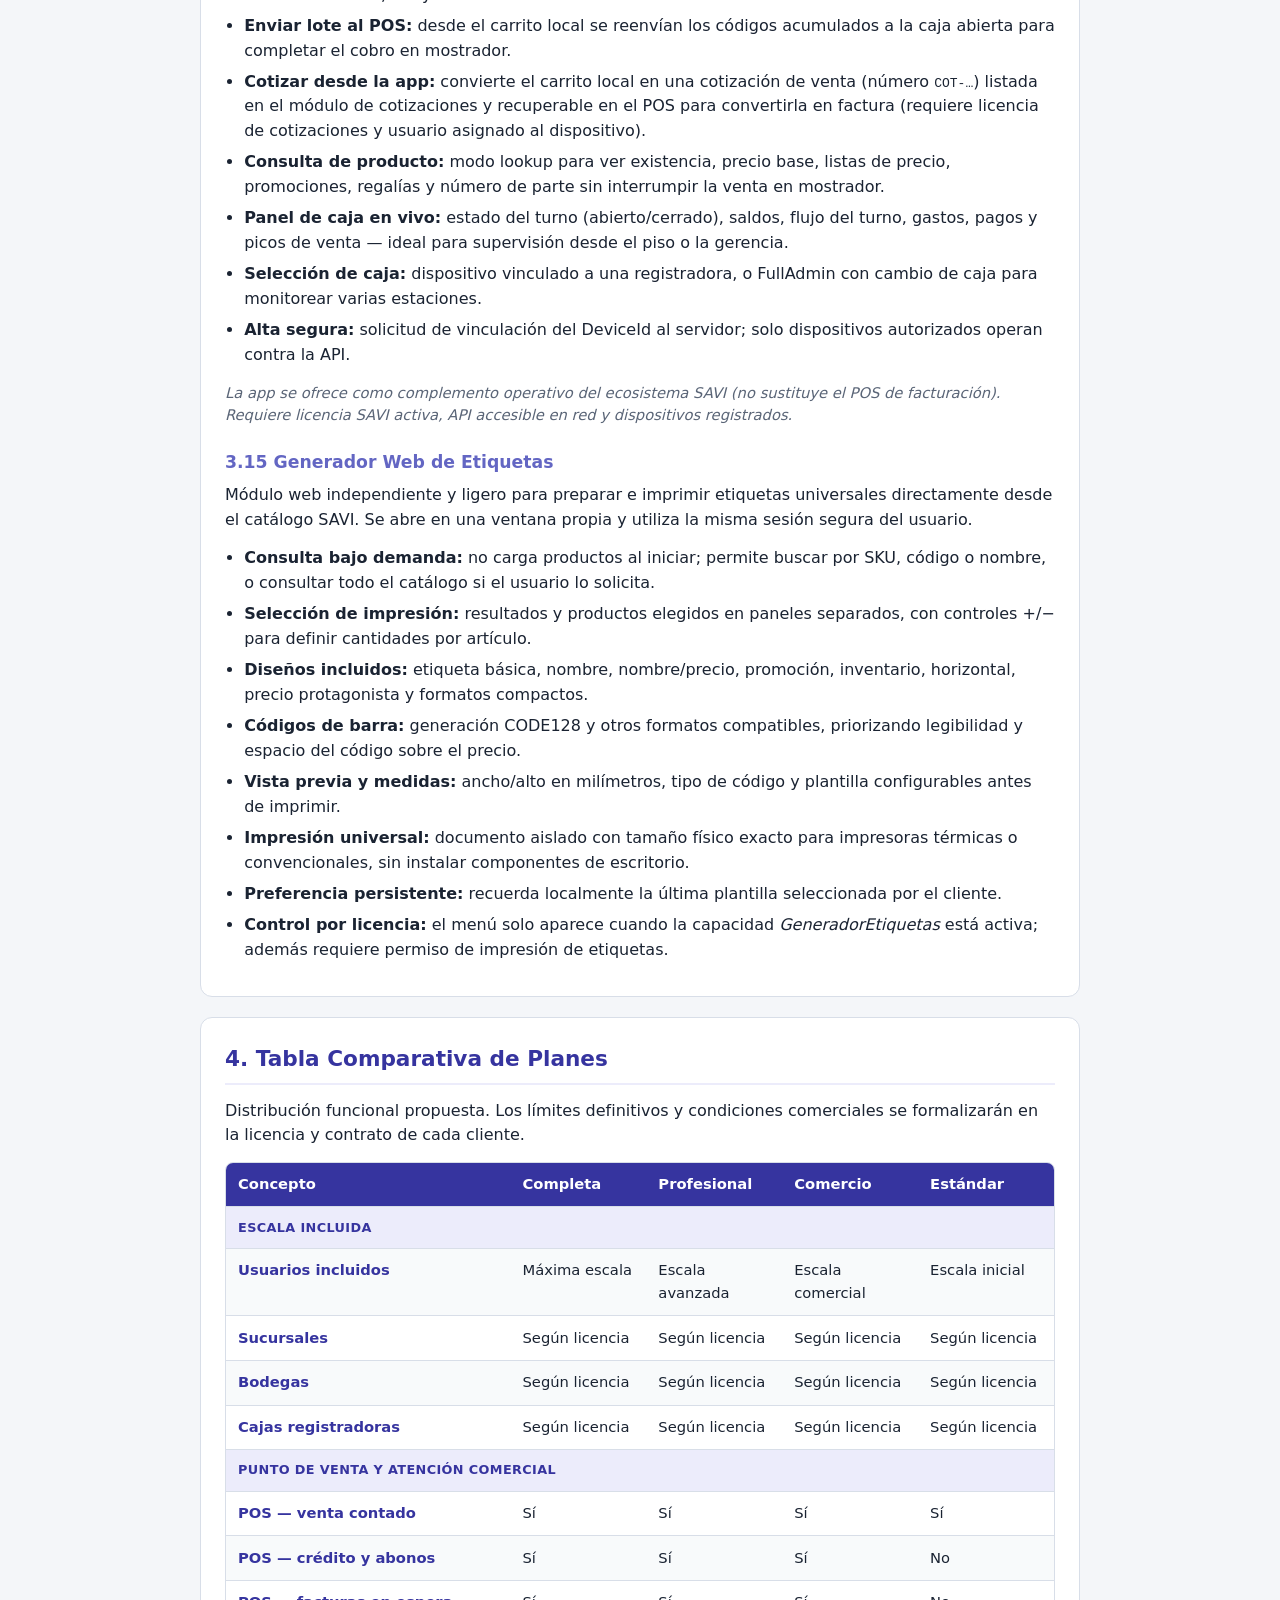
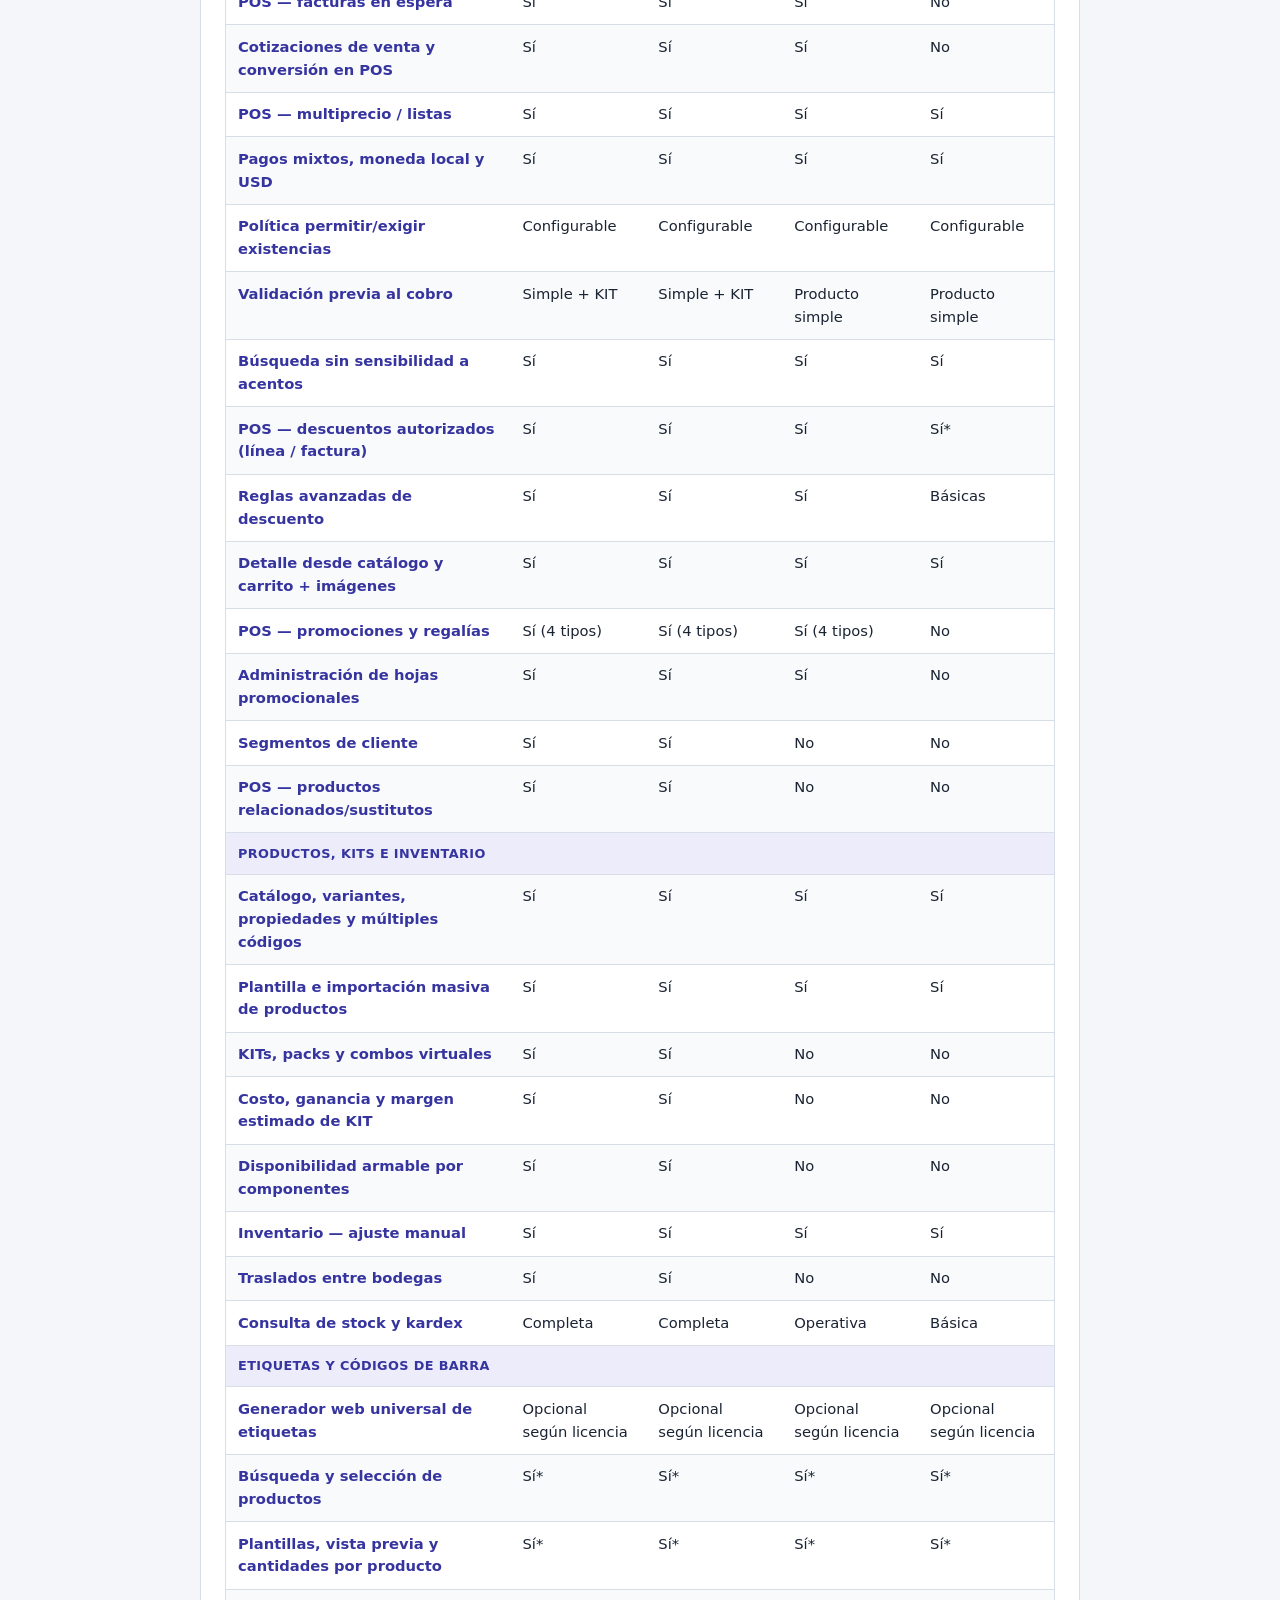
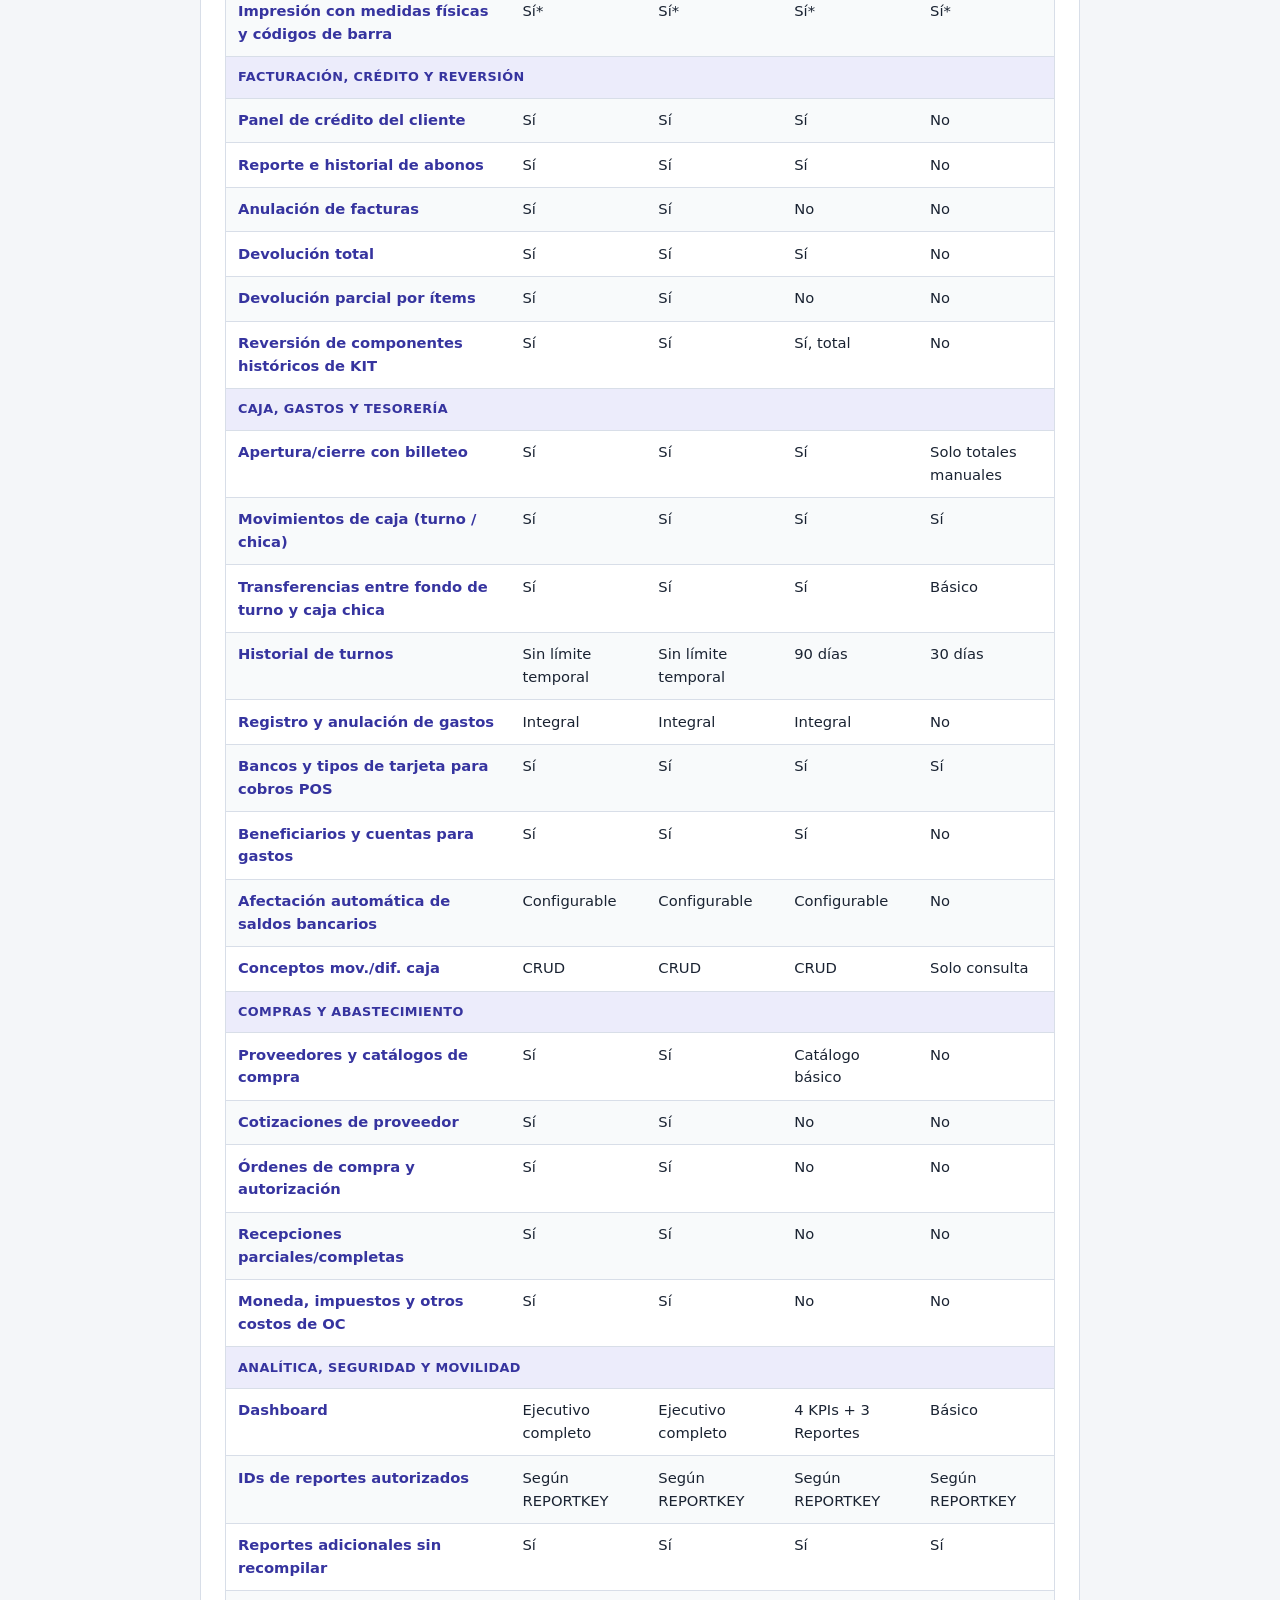
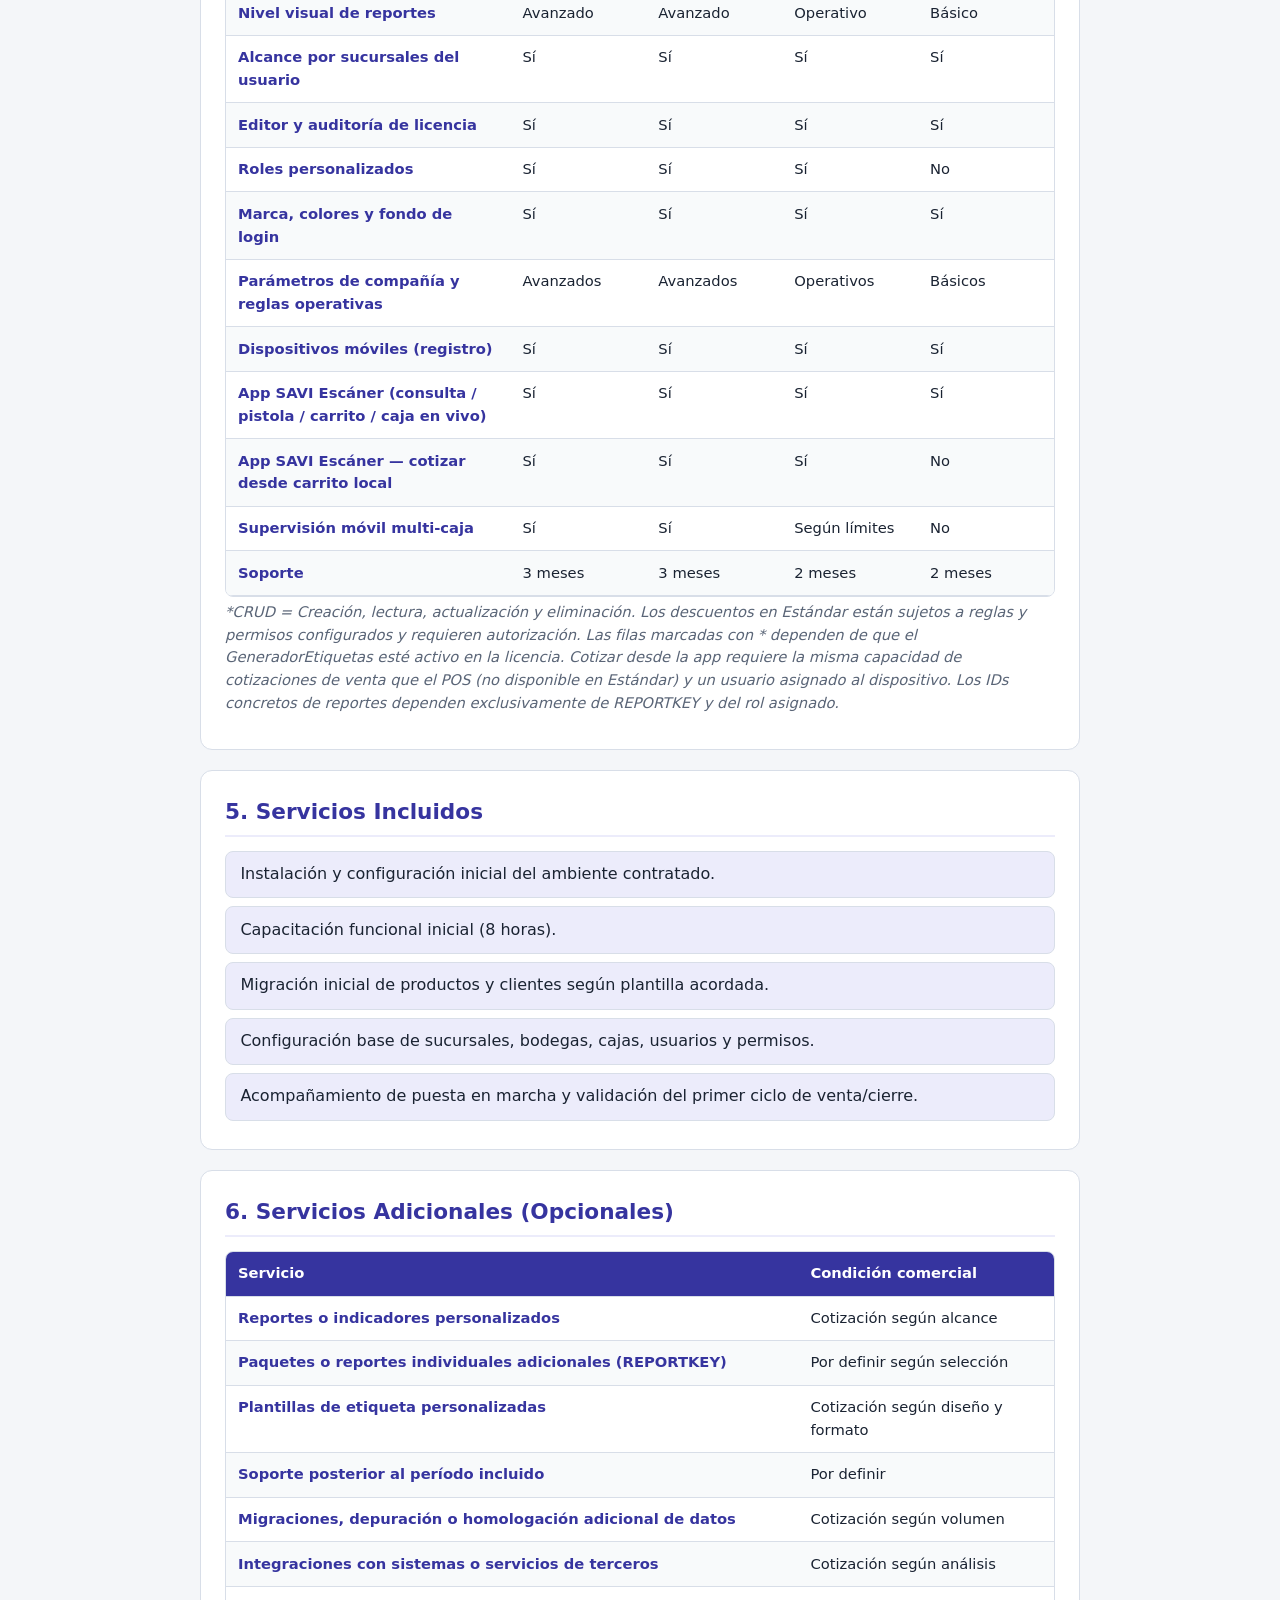
<file: oferta.html>
<!DOCTYPE html>
<html lang="es">
<head>
  <meta charset="UTF-8" />
  <meta name="viewport" content="width=device-width, initial-scale=1" />
  <title>SAVI — Propuesta Comercial</title>
  <style>
    :root {
      --ink: #1a2332;
      --muted: #5a6577;
      --line: #d8dee8;
      --bg: #f4f6f9;
      --card: #ffffff;
      --accent: #6366c3;
      --accent-soft: #ececfb;
      --head: #36349f;
    }
    * { box-sizing: border-box; }
    body {
      margin: 0;
      font-family: "Segoe UI", system-ui, -apple-system, sans-serif;
      color: var(--ink);
      background: var(--bg);
      line-height: 1.55;
    }
    .wrap {
      max-width: 920px;
      margin: 0 auto;
      padding: 2rem 1.25rem 4rem;
    }
    header.hero {
      background: linear-gradient(122deg, #36349f 0%, #6366c3 55%, #afb1ff 100%);
      color: #fff;
      border-radius: 16px;
      padding: 2.5rem 2rem;
      margin-bottom: 2rem;
      box-shadow: 0 12px 32px rgba(54, 52, 159, 0.28);
    }
    header.hero .brand {
      display: flex;
      align-items: center;
      gap: 1rem 1.25rem;
    }
    header.hero .logo {
      display: block;
      flex: 0 0 auto;
      max-width: min(201px, 38vw);
      max-height: 88px;
      width: auto;
      height: auto;
      object-fit: contain;
      background: rgba(255, 255, 255, 0.12);
      border-radius: 10px;
      padding: 0.45rem 0.7rem;
    }
    header.hero .brand-text {
      flex: 1 1 auto;
      min-width: 0;
    }
    header.hero h1 {
      margin: 0;
      font-size: clamp(1.85rem, 7vw, 3.2rem);
      letter-spacing: 0.04em;
      font-weight: 800;
      line-height: 1.1;
    }
    header.hero p {
      margin: 0.55rem 0 0;
      opacity: 0.95;
      font-size: clamp(0.95rem, 3.5vw, 1.1rem);
      color: #fff;
    }
    header.hero .date {
      margin-top: 0.75rem;
      font-size: 0.9rem;
      opacity: 0.8;
    }
    @media (max-width: 560px) {
      .wrap { padding: 1rem 0.85rem 3rem; }
      header.hero {
        padding: 1.35rem 1.1rem;
        border-radius: 12px;
      }
      header.hero .brand {
        flex-direction: column;
        align-items: flex-start;
        gap: 0.85rem;
      }
      header.hero .logo {
        max-width: 140px;
        max-height: 64px;
      }
    }
    section {
      background: var(--card);
      border: 1px solid var(--line);
      border-radius: 12px;
      padding: 1.5rem 1.5rem 1.25rem;
      margin-bottom: 1.25rem;
    }
    h2 {
      margin: 0 0 0.85rem;
      color: var(--head);
      font-size: 1.35rem;
      border-bottom: 2px solid var(--accent-soft);
      padding-bottom: 0.45rem;
    }
    h3 {
      margin: 1.35rem 0 0.45rem;
      color: var(--accent);
      font-size: 1.08rem;
    }
    h3:first-of-type { margin-top: 0.35rem; }
    p { margin: 0 0 0.85rem; color: var(--ink); }
    ul {
      margin: 0.35rem 0 0.85rem;
      padding-left: 1.2rem;
    }
    li { margin-bottom: 0.4rem; }
    .note {
      font-size: 0.92rem;
      color: var(--muted);
      font-style: italic;
    }
    .table-wrap {
      overflow-x: auto;
      margin: 0.75rem 0 0.25rem;
      border-radius: 8px;
      border: 1px solid var(--line);
    }
    .table-wrap table {
      width: 100%;
      border-collapse: collapse;
      font-size: 0.92rem;
      min-width: 640px;
    }
    .table-wrap th, .table-wrap td {
      border-bottom: 1px solid var(--line);
      padding: 0.65rem 0.75rem;
      text-align: left;
      vertical-align: top;
    }
    .table-wrap th {
      background: var(--head);
      color: #fff;
      font-weight: 600;
      position: sticky;
      top: 0;
    }
    .table-wrap tr:nth-child(even) td { background: #f8fafb; }
    .table-wrap td:first-child { font-weight: 600; color: var(--head); }
    .feature-grid {
      display: grid;
      grid-template-columns: repeat(auto-fit, minmax(230px, 1fr));
      gap: 0.75rem;
      margin-top: 0.75rem;
    }
    .feature-card {
      border: 1px solid var(--line);
      border-left: 4px solid var(--accent);
      border-radius: 9px;
      padding: 0.85rem 0.95rem;
      background: #fbfbff;
    }
    .feature-card strong {
      display: block;
      color: var(--head);
      margin-bottom: 0.25rem;
    }
    .feature-card p { margin: 0; font-size: 0.9rem; color: var(--muted); }
    .table-wrap .group-row td {
      background: var(--accent-soft) !important;
      color: var(--head);
      font-weight: 800;
      text-transform: uppercase;
      letter-spacing: 0.03em;
      font-size: 0.8rem;
    }
    .included-list {
      list-style: none;
      padding: 0;
      margin: 0.5rem 0 0;
    }
    .included-list li {
      padding: 0.65rem 0.9rem;
      border: 1px solid var(--line);
      border-radius: 8px;
      margin-bottom: 0.5rem;
      background: var(--accent-soft);
    }
    footer {
      text-align: center;
      color: var(--muted);
      font-size: 0.85rem;
      margin-top: 1.5rem;
    }
    @media print {
      body { background: #fff; }
      .wrap { padding: 0; max-width: none; }
      header.hero { box-shadow: none; border-radius: 0; }
      section { break-inside: avoid; border: none; padding: 0.5rem 0; }
    }
  </style>
</head>
<body>
  <div class="wrap">
    <header class="hero">
      <div class="brand">
        <img
          class="logo"
          src="SAV.jpg"
          alt="Logo de la empresa"
          onerror="this.style.display='none'"
        />
        <div class="brand-text">
          <h1>SAVI</h1>
          <p>Propuesta Comercial — Paquetes y Módulos</p>
          <div class="date">Fecha: 18/07/2026</div>
        </div>
      </div>
    </header>

    <section id="introduccion">
      <h2>1. Introducción</h2>
      <p>
        SAVI (Sistema de Administración, Ventas e Inventario) es una plataforma integral diseñada
        para negocios que requieren control de punto de venta, caja, inventario, compras y
        reportes en un solo ecosistema. La solución combina una interfaz moderna de
        POS táctil, administración de turnos de caja con arqueo detallado, seguridad por
        roles y permisos, un panel ejecutivo para la toma de decisiones y la
        <strong>app móvil SAVI Escáner</strong>, que extiende la operación al piso de venta:
        consulta de productos, escaneo directo o por carrito local hacia la caja, creación de
        cotizaciones desde el teléfono y supervisión de turnos en tiempo real.
      </p>
      <p>
        Esta propuesta presenta cuatro niveles de licenciamiento — Completa,
        Profesional, Comercio y Estándar — que permiten adaptar la solución al tamaño,
        número de ubicaciones y madurez operativa de cada cliente. Las condiciones
        comerciales y precios se definirán de forma independiente según el alcance contratado.
      </p>
      <p>
        Cada módulo descrito a continuación detalla su función operativa, el valor que
        aporta al negocio y la disponibilidad según el plan contratado. Se incorporan
        las capacidades más recientes: KITs o packs virtuales, política configurable para
        vender con o sin existencias, cotizaciones de venta, descuentos autorizados por
        línea o factura, promociones y regalías, control de gastos y bancos, carga masiva
        de productos, panel de crédito, multiprecio, marca corporativa, generador universal
        de etiquetas, reportes dinámicos licenciables y la app móvil.
      </p>
    </section>

    <section id="novedades">
      <h2>2. Capacidades Destacadas Incorporadas</h2>
      <p>
        Las siguientes mejoras amplían el alcance comercial y operativo de SAVI. Su
        distribución propuesta por plan se detalla en la tabla comparativa.
      </p>
      <div class="feature-grid">
        <div class="feature-card">
          <strong>KITs, packs y combos virtuales</strong>
          <p>Composición por productos simples, costo y margen calculados, disponibilidad armable y consumo trazable de componentes.</p>
        </div>
        <div class="feature-card">
          <strong>Política de venta sin existencias</strong>
          <p>La empresa decide si permite stock negativo o si exige disponibilidad antes de abrir el cobro, incluyendo todos los componentes de un KIT.</p>
        </div>
        <div class="feature-card">
          <strong>Reglas de descuento auditadas</strong>
          <p>Descuentos porcentuales o fijos, por línea o factura, con reglas de acumulación y autorización segura de supervisor.</p>
        </div>
        <div class="feature-card">
          <strong>Cotizaciones de venta</strong>
          <p>Creación desde el carrito del POS o desde la app SAVI Escáner, impresión, consulta, vigencia, anulación, recuperación en POS y conversión controlada a factura.</p>
        </div>
        <div class="feature-card">
          <strong>Panel de crédito del cliente</strong>
          <p>Score de pago, aging de saldos, mix contado/crédito, facturas pendientes e historial de abonos, con acceso rápido desde clientes o facturas con saldo.</p>
        </div>
        <div class="feature-card">
          <strong>App SAVI Escáner ampliada</strong>
          <p>Envío directo al POS, carrito local con validación de productos y totales, y generación de cotizaciones listadas para cargarlas en caja.</p>
        </div>
        <div class="feature-card">
          <strong>Gastos, bancos y caja chica</strong>
          <p>Egresos por sucursal y origen, beneficiarios, cuentas bancarias, transferencias, tarjetas, anulación y afectación opcional de saldos.</p>
        </div>
        <div class="feature-card">
          <strong>Catálogo e importación mejorados</strong>
          <p>Variantes, propiedades, múltiples códigos, imágenes, vencimientos, búsqueda sin sensibilidad a acentos y plantillas Excel.</p>
        </div>
        <div class="feature-card">
          <strong>16 reportes dinámicos</strong>
          <p>Ventas, margen, clientes, crédito, inventario, KITs, gastos, caja, compras y promociones con KPIs, gráficos, reglas visuales y exportación.</p>
        </div>
        <div class="feature-card">
          <strong>Generador universal de etiquetas</strong>
          <p>Búsqueda bajo demanda, selección de productos, cantidades por artículo, múltiples diseños, vista previa e impresión de códigos de barra.</p>
        </div>
        <div class="feature-card">
          <strong>Licencias modulares y seguras</strong>
          <p>Capacidades por plan, licencia independiente de reportes y activación opcional del generador de etiquetas sin recompilar el sistema.</p>
        </div>
      </div>
    </section>

    <section id="modulos">
      <h2>3. Descripción de Módulos</h2>

      <h3>3.1 Dashboard Ejecutivo</h3>
      <p>
        Panel de control centralizado que consolida indicadores clave de ventas,
        inventario, gastos y operación de caja. Permite filtrar por sucursal y rango de
        fechas para monitorear el desempeño del negocio en tiempo casi real.
      </p>
      <ul>
        <li><strong>Completa / Profesional:</strong> KPIs de ventas del día y del mes, productos más vendidos, alertas de stock, estado de cajas, gastos, caja chica, gráficos comparativos y acceso rápido a reportes.</li>
        <li><strong>Comercio:</strong> cuatro tarjetas principales (ventas del día, ventas del mes, unidades vendidas y alertas de inventario), más consultas operativas.</li>
        <li><strong>Estándar:</strong> Dashboard básico con 4 tarjetas fijas y dos reportes de consulta (ventas por período y existencias actuales). Sin filtros multi-sucursal.</li>
      </ul>

      <h3>3.2 Punto de Venta (POS)</h3>
      <p>
        Módulo principal de facturación en mostrador. Interfaz optimizada para pantalla táctil,
        con búsqueda rápida de productos, carrito de compras, múltiples formas de pago
        (efectivo, tarjeta, transferencia, cheque y pagos mixtos) y soporte para moneda
        local y USD con tasa de cambio.
      </p>
      <ul>
        <li><strong>Ventas al contado:</strong> registro de líneas, cantidades, precios y totales con impresión de ticket.</li>
        <li><strong>Ventas a crédito y abonos:</strong> gestión de saldos pendientes, pagos parciales y cobro de facturas pendientes desde el POS (Completa, Profesional, Comercio).</li>
        <li><strong>Facturas en espera (parked):</strong> pausar una venta y retomarla después —incluso desde otra terminal— sin perder el carrito (Completa, Profesional, Comercio).</li>
        <li><strong>Cotizaciones:</strong> generar una propuesta desde el carrito del POS o recibir cotizaciones creadas desde la app SAVI Escáner; imprimirlas, localizarlas por cliente/fecha/estado y cargarlas para convertirlas en factura (Completa, Profesional, Comercio).</li>
        <li><strong>Multiprecio:</strong> selección de lista de precio por producto (mostrador, mayoreo, campaña, etc.) directamente en la tarjeta del catálogo.</li>
        <li><strong>Descuentos manuales con autorización:</strong> reglas configurables (% o monto fijo) aplicables por <em>línea</em>, por <em>factura</em> o ambos; cada aplicación genera ticket de autorización de supervisor con permiso dedicado y queda auditada.</li>
        <li><strong>Supervisor:</strong> autorización para abrir/cerrar turno, anular líneas, vaciar carrito, descuentos y demás operaciones sensibles según permisos.</li>
        <li><strong>Promociones y regalías:</strong> aplicación automática en caja de precio fijo, descuento porcentual, XtoX y XtoY según hojas autorizadas y vigencia (Completa, Profesional y Comercio).</li>
        <li><strong>KITs y packs:</strong> venta como un solo artículo comercial mientras el sistema valida y descuenta atómicamente cada componente, conservando costo histórico y trazabilidad para devoluciones.</li>
        <li><strong>Control configurable de existencias:</strong> la empresa puede permitir facturación con stock negativo o exigir disponibilidad suficiente. Cuando se exige, el botón «Cobrar» valida antes de mostrar el pago y la venta vuelve a comprobar el stock al registrarse.</li>
        <li><strong>Búsqueda tolerante a acentos:</strong> encuentra nombre, SKU y códigos aunque el usuario escriba sin tildes, por ejemplo «azucar» para «azúcar».</li>
        <li><strong>Detalle de producto:</strong> ficha con stock, precios, promociones e imágenes disponible desde el resultado de búsqueda y desde cada línea del detalle del carrito.</li>
        <li><strong>Productos relacionados, sustitutos y surtidos:</strong> sugerencias configuradas por el negocio para aumentar el ticket promedio (Completa y Profesional).</li>
        <li><strong>Escáner móvil → carrito:</strong> recepción en tiempo real de códigos enviados desde la app SAVI Escáner (envío directo o lote desde carrito local) a la caja abierta.</li>
        <li><strong>Panel de crédito (acceso desde POS):</strong> consulta rápida del estado de cartera del cliente seleccionado para decisiones de cobro o venta a crédito (Completa, Profesional, Comercio).</li>
        <li><strong>Modo pantalla completa</strong> y branding corporativo (colores y logo) personalizables en todos los planes.</li>
      </ul>

      <h3>3.3 Operaciones de Caja</h3>
      <p>
        Conjunto de herramientas para administrar el ciclo de vida de la caja registradora:
        apertura, operación diaria, movimientos internos y cierre con arqueo.
      </p>
      <ul>
        <li><strong>Apertura y cierre de turno:</strong> registro de fondo inicial y arqueo final. En planes superiores incluye billeteo por denominación; en Estándar solo totales manuales.</li>
        <li><strong>Movimientos de caja:</strong> fondos separados de caja de turno (afecta arqueo POS) y caja chica (saldo persistente por registradora), con transferencias entre ambos y conceptos configurables.</li>
        <li><strong>Historial de turnos:</strong> consulta de turnos cerrados con detalle de billeteo, diferencias, autorizaciones de supervisor y totales por forma de pago.</li>
        <li><strong>Cajas registradoras:</strong> alta y configuración de puntos de venta físicos vinculados a sucursal y bodega.</li>
        <li><strong>Terminales POS:</strong> registro de dispositivos de cobro con tarjeta asociados a cada caja.</li>
        <li><strong>Conceptos de movimiento:</strong> catálogo de motivos para entradas/salidas de caja de turno y caja chica (CRUD en planes superiores; solo lectura en Estándar).</li>
        <li><strong>Conceptos de diferencia:</strong> catálogo para clasificar faltantes o sobrantes en el arqueo (CRUD en planes superiores; solo lectura en Estándar).</li>
        <li><strong>Configuración POS:</strong> parámetros operativos como billeteo obligatorio u opcional, comportamiento de impresión y opciones de interfaz.</li>
      </ul>

      <h3>3.4 Gastos, Beneficiarios y Bancos</h3>
      <p>
        Registro y seguimiento de egresos operativos por sucursal, conectado con caja,
        caja chica y cuentas bancarias según la forma de pago seleccionada.
      </p>
      <ul>
        <li><strong>Gastos:</strong> fecha, tipo, documento, moneda, beneficiario, origen de fondos, observaciones y estado registrado/anulado.</li>
        <li><strong>Orígenes de pago:</strong> caja de turno, caja chica, transferencia bancaria, tarjeta u otros medios configurados.</li>
        <li><strong>Beneficiarios:</strong> catálogo reutilizable con datos fiscales, contacto, cuentas bancarias y opción de nombre manual para casos ocasionales.</li>
        <li><strong>Bancos y cuentas:</strong> cuentas por moneda, alias, saldo actual y bitácora de ajustes; selección directa al registrar transferencias.</li>
        <li><strong>Afectación configurable:</strong> los gastos y movimientos bancarios pueden actualizar saldos de cuenta automáticamente y revertirlos al anular.</li>
        <li><strong>Trazabilidad:</strong> filtros por fecha, sucursal, tipo, estado y beneficiario, con detalle del movimiento de caja o referencia bancaria asociada.</li>
      </ul>

      <h3>3.5 Facturación, Cotizaciones y Devoluciones</h3>
      <p>
        Módulo de consulta y gestión de documentos de venta fuera del POS en tiempo real.
      </p>
      <ul>
        <li>Listado de facturas emitidas con filtros por fecha, cliente y estado.</li>
        <li>Detalle de factura: líneas, pagos aplicados, usuario y caja que la generó.</li>
        <li><strong>Cotizaciones de venta:</strong> listado por vigencia y estado, consulta detallada, impresión, anulación, reapertura en POS y marcación automática como convertida al facturar; incluye cotizaciones generadas desde el POS o desde la app móvil (Completa, Profesional y Comercio).</li>
        <li><strong>Panel de crédito del cliente:</strong> vista consolidada con score de pago, aging de saldos (0–30 / 31–60 / 61–90 / +90 días), mix contado vs crédito, facturas pendientes y historial de abonos — acceso rápido desde clientes, facturas con saldo o el POS (Completa, Profesional, Comercio).</li>
        <li><strong>Anulaciones:</strong> cancelación controlada de una factura completa con impacto en inventario y caja (Completa y Profesional).</li>
        <li><strong>Devolución total:</strong> reversión de todos los ítems pendientes de una venta (Completa, Profesional y Comercio).</li>
        <li><strong>Devolución parcial por ítems:</strong> selección de productos y cantidades, incluyendo restitución de componentes históricos de KITs, con historial acumulado hasta completar el documento (Completa y Profesional).</li>
        <li><strong>Estándar:</strong> consulta de facturas disponible; no permite anular ni devolver.</li>
        <li>Seguimiento de abonos y saldos pendientes por cliente y factura (Completa, Profesional y Comercio).</li>
      </ul>

      <h3>3.6 Productos, Variantes y KITs</h3>
      <p>
        Administración del maestro de artículos que alimenta el POS y los reportes de inventario.
      </p>
      <ul>
        <li>Catálogo de productos: código, descripción, categoría, marca/modelo, proveedor, unidad, impuestos, vencimiento, control de stock, precios y estado.</li>
        <li>Variantes y propiedades configurables: talla, color, presentación u otros atributos definidos por el negocio; número de parte (<em>NoParte</em>) opcional por variante para búsqueda y ficha comercial.</li>
        <li>Múltiples códigos de barra por variante, con búsqueda y lectura desde POS y app móvil.</li>
        <li>Categorías y subcategorías: organización jerárquica para búsqueda y reportes.</li>
        <li>Tipos / listas de precio: precios por lista y moneda, seleccionables en el POS (multiprecio).</li>
        <li>Galería de imágenes con imagen principal, detalle y visor ampliado.</li>
        <li><strong>Importación masiva:</strong> plantilla Excel con catálogos válidos y carga Create/Update de hasta 500 productos por archivo.</li>
        <li><strong>KITs / packs / combos virtuales:</strong> catálogo dedicado, variante comercial única y composición por productos simples con cantidad requerida.</li>
        <li><strong>Rentabilidad de KIT:</strong> costo derivado, ganancia estimada y margen sobre venta antes de guardar.</li>
        <li><strong>Inventario virtual:</strong> el KIT no mantiene stock propio; su disponibilidad armable se calcula por bodega usando el componente limitante.</li>
        <li><strong>Relaciones comerciales:</strong> productos complementarios, sustitutos y surtidos para sugerencias en POS (Completa y Profesional).</li>
      </ul>

      <h3>3.7 Promociones, Regalías y Reglas de Descuento</h3>
      <p>
        Módulo de hojas de trabajo para configurar campañas comerciales con flujo de
        autorización (borrador → en revisión → autorizado / anulado). Solo las promociones
        <strong>autorizadas</strong> y vigentes se aplican en el POS. Disponible en
        <strong>Completa</strong>, <strong>Profesional</strong> y <strong>Comercio</strong>.
      </p>
      <p>Tipos de promoción soportados:</p>
      <ul>
        <li><strong>Descuento a precio fijo:</strong> define un precio promocional por producto durante el período de la campaña (ideal para liquidaciones o precio especial de temporada).</li>
        <li><strong>Descuento porcentual:</strong> aplica un % de rebaja sobre el precio base, agrupable por nivel de descuento en la misma hoja.</li>
        <li><strong>Regalía XtoX:</strong> compre X unidades de un producto y reciba Y unidades adicionales del <em>mismo</em> producto sin costo (ej. 2×1, 3×2). Escala automáticamente según la cantidad vendida.</li>
        <li><strong>Regalía XtoY:</strong> compre X unidades de un producto y reciba Y unidades de <em>otro</em> producto (regalo cruzado), útil para combos y muestra de catálogo.</li>
      </ul>
      <p>
        El alcance de cada promoción puede limitarse por <strong>sucursal</strong> y/o por
        <strong>segmento de cliente</strong> (cuando el plan incluye segmentos), de modo que
        la misma campaña no se aplique de forma indiscriminada a todo el público.
      </p>
      <p><strong>Reglas para descuentos manuales:</strong></p>
      <ul>
        <li>Activación global de descuentos en caja y permiso específico para autorizar.</li>
        <li>Tipo porcentual, monto fijo o ambos; aplicación por línea, por factura o combinada.</li>
        <li>Base sobre subtotal, total con impuesto o tratamiento exento/especial.</li>
        <li>Control para impedir o permitir acumulación sobre promociones, regalías o precios distintos al precio base.</li>
        <li>Ticket de autorización de un solo uso, usuario autorizador y auditoría de la operación.</li>
      </ul>

      <h3>3.8 Segmentos de Cliente</h3>
      <p>
        Catálogo que clasifica a la clientela en grupos comerciales (por ejemplo: mostrador,
        mayoreo, afiliados o institucional). Su propósito es:
      </p>
      <ul>
        <li>Dirigir promociones y condiciones solo al público correcto, evitando que un descuento de mayoreo se aplique a un cliente ocasional.</li>
        <li>Facilitar listas de precio y políticas comerciales diferenciadas por tipo de comprador.</li>
        <li>Analizar ventas y comportamiento por segmento en reportes y seguimiento comercial.</li>
      </ul>
      <p>
        Disponible únicamente en las licencias más altas: <strong>Completa</strong> y
        <strong>Profesional</strong>. En Comercio y Estándar el sistema opera sin segmentación
        (todos los clientes se tratan bajo la misma política general).
      </p>

      <h3>3.9 Almacén e Inventario</h3>
      <p>
        Control de existencias por bodega con trazabilidad de movimientos.
      </p>
      <ul>
        <li>Bodegas: definición de ubicaciones de almacenamiento vinculadas a sucursales.</li>
        <li>Ajustes de inventario: correcciones manuales e ingresos/salidas de stock (conteo, merma, entrada libre, salida). Disponible en todos los planes.</li>
        <li>Movimiento entre bodegas: traslado de existencias entre ubicaciones (Completa y Profesional).</li>
        <li>Recepciones: ingreso de mercadería contra orden de compra o documento de proveedor (Completa y Profesional).</li>
        <li>Consulta de productos: saldos actuales, mínimos, alertas y kardex de movimientos por sucursal/bodega.</li>
        <li><strong>Disponibilidad armable de KITs:</strong> cálculo en tiempo real sin crear stock ficticio para el pack; ajustes y traslados se realizan sobre sus componentes.</li>
        <li><strong>Consumo atómico:</strong> una venta de KIT descuenta todos sus componentes o rechaza la operación completa cuando la política exige stock suficiente.</li>
        <li><strong>Trazabilidad y reversión:</strong> componentes, cantidades y costos históricos conservados para devoluciones y anulaciones consistentes.</li>
        <li><strong>Estándar:</strong> solo ajuste manual. Las compras se realizan fuera del sistema; el usuario ingresa el stock recibido mediante ajuste positivo.</li>
      </ul>

      <h3>3.10 Compras</h3>
      <p>
        Ciclo de abastecimiento desde la cotización hasta la recepción en bodega.
      </p>
      <ul>
        <li>Proveedores: registro de datos fiscales, contacto, condiciones y cuentas bancarias.</li>
        <li>Cotizaciones de proveedor: comparación de ofertas y conversión a orden de compra.</li>
        <li>Órdenes de compra: líneas, cantidades, unidad, moneda, impuestos, otros costos, bodega destino y margen sugerido.</li>
        <li>Flujo de autorización: borrador, pendiente, autorizada, recepción parcial/completa y anulación, con permiso de supervisor y umbral configurable de autoautorización.</li>
        <li>Recepción: número de factura del proveedor, ingresos parciales y actualización automática de inventario y costos.</li>
        <li>Términos de pago y métodos de envío como catálogos reutilizables.</li>
        <li>Disponible en Completa y Profesional. No incluido en Comercio ni Estándar.</li>
      </ul>

      <h3>3.11 Catálogos Generales y Carga Inicial</h3>
      <p>
        Datos maestros compartidos por todos los módulos del sistema.
      </p>
      <ul>
        <li>Tiendas y sucursales: estructura organizacional del negocio, con región y ciudad opcionales.</li>
        <li>Regiones y ciudades: primera división territorial (departamento o provincia según el país) y localidades asociadas.</li>
        <li>Marcas, modelos, propiedades, monedas, impuestos y unidades de medida.</li>
        <li>Clientes: registro de personas y empresas con datos de contacto, crédito y, en planes altos, asignación a un segmento.</li>
        <li>Proveedores, beneficiarios, tipos de gasto, razones de ajuste, términos de pago y métodos de envío.</li>
        <li>Bancos, cuentas por moneda, tipos de tarjeta y terminales POS.</li>
        <li><strong>Segmentos de cliente:</strong> administración del catálogo de segmentos (solo Completa y Profesional; ver §3.8).</li>
        <li><strong>Carga inicial asistida:</strong> plantilla Excel para categorías, subcategorías, marcas, modelos, proveedores, UOM, impuestos, tipos de precio y propiedades; importación masiva específica para productos.</li>
        <li><strong>En Estándar:</strong> catálogos de conceptos de caja precargados sin opción de crear ni editar registros.</li>
      </ul>

      <h3>3.12 Reportes y Auditoría</h3>
      <p>
        Motor dinámico con visor integrado, alcance por sucursales asignadas y autorización
        acumulativa por rol y licencia criptográfica de reportes.
      </p>
      <ul>
        <li><strong>Ventas:</strong> resumen ejecutivo; ventas y margen por producto; ventas por cliente/segmento; formas de pago y monedas; cartera y antigüedad; devoluciones; facturas anuladas.</li>
        <li><strong>Inventario:</strong> existencias, mínimos y valorización; kardex; ajustes y traslados; rendimiento, consumo y margen de KITs.</li>
        <li><strong>Administración:</strong> gastos por tipo/beneficiario/origen; cierres y diferencias de caja; movimientos y flujo de fondos.</li>
        <li><strong>Compras y promociones:</strong> cumplimiento de órdenes y recepciones; rendimiento de promociones y descuentos.</li>
        <li><strong>Experiencia analítica:</strong> columnas configurables, formatos, agrupaciones, KPIs, gráficos, paletas, reglas de alerta, impresión y exportación.</li>
        <li><strong>Seguridad de datos:</strong> cada consulta limita los resultados a las sucursales asignadas al usuario, aunque se manipulen los filtros desde el navegador.</li>
        <li><strong>Licencia dinámica REPORTKEY:</strong> los IDs autorizados se entregan mediante una licencia criptográfica independiente. Se pueden agregar o vender reportes adicionales sin recompilar ni publicar nuevamente API/Web.</li>
        <li><strong>RBAC + licencia:</strong> un reporte solo aparece y se ejecuta cuando el rol del usuario tiene menú y el ID está incluido en REPORTKEY; los grupos vacíos se ocultan.</li>
        <li>Auditoría operativa: autorizaciones, usuario, caja, sucursal y trazabilidad de documentos.</li>
      </ul>
      <p class="note">
        El plan controla el nivel de presentación y análisis disponible; los reportes concretos
        contratados se determinan por REPORTKEY. Un cliente puede adquirir reportes adicionales
        de forma individual, independientemente de su paquete base.
      </p>

      <h3>3.13 Seguridad, Parámetros y Administración</h3>
      <p>
        Control de acceso, parámetros de negocio y configuración global del sistema.
      </p>
      <ul>
        <li>Usuarios: alta, bloqueo, asignación a sucursal y caja.</li>
        <li>Roles y permisos: definición granular de qué menús y acciones puede ejecutar cada perfil (incluido permiso de aplicar descuentos en POS).</li>
        <li><strong>Parámetros del sistema:</strong> moneda local, tasa de cambio diaria o por vigencia, umbral de autorización de compras y configuración operativa de la compañía.</li>
        <li><strong>Política de inventario en POS:</strong> parámetro para exigir stock suficiente o permitir ventas que dejen existencias negativas; la validación contempla productos simples y componentes de KIT.</li>
        <li><strong>Integración de saldos:</strong> parámetros para decidir si movimientos de caja y gastos por transferencia afectan las cuentas bancarias registradas.</li>
        <li><strong>Reglas de descuento (POS):</strong> activar/desactivar descuentos manuales; tipo (% / monto / ambos); modo por factura, por línea o ambos; base imponible; si aplica sobre promociones o sobre precios de lista distintos al base.</li>
        <li><strong>Marca y estilo:</strong> logo, nombres comerciales, colores corporativos aplicados al sistema/POS y <em>fondo personalizado de la pantalla de login</em>.</li>
        <li><strong>Dispositivos móviles:</strong> registro y vinculación de teléfonos/tablets (DeviceId) a usuario y caja, con privilegios (incl. FullAdmin multi-caja) para la app SAVI Escáner.</li>
        <li><strong>Editor seguro de licencia:</strong> actualización administrativa de licencia principal, soporte y REPORTKEY fuera del mantenimiento genérico, con permiso dedicado, motivo obligatorio y cierre de sesiones.</li>
        <li><strong>Auditoría criptográfica:</strong> registro de usuario, fecha UTC, motivo, hashes anterior/nuevo e IDs de reportes resultantes sin almacenar ni exponer las llaves completas.</li>
        <li><strong>Caché de licencia:</strong> capacidades y reportes se almacenan temporalmente para reducir carga del API y se invalidan inmediatamente después de una actualización.</li>
        <li><strong>Estándar:</strong> un administrador y hasta dos cajeros; sin creación de roles personalizados.</li>
      </ul>

      <h3>3.14 App Móvil SAVI Escáner</h3>
      <p>
        Aplicación móvil (.NET MAUI) que convierte el teléfono o tablet del personal en
        una herramienta de piso de venta conectada al mismo backend que el POS web.
        Los dispositivos se administran desde Seguridad → Dispositivos.
      </p>
      <ul>
        <li><strong>Escáner de productos:</strong> la cámara lee códigos de barra/QR y los envía en tiempo real a la caja destino (modo <em>envío directo al POS</em>); el POS agrega el artículo al carrito como una pistola de código de barras.</li>
        <li><strong>Carrito local:</strong> modo alterno que valida cada producto contra el catálogo, acumula cantidades y muestra subtotal, IVA y total antes de decidir la acción.</li>
        <li><strong>Enviar lote al POS:</strong> desde el carrito local se reenvían los códigos acumulados a la caja abierta para completar el cobro en mostrador.</li>
        <li><strong>Cotizar desde la app:</strong> convierte el carrito local en una cotización de venta (número <code>COT-…</code>) listada en el módulo de cotizaciones y recuperable en el POS para convertirla en factura (requiere licencia de cotizaciones y usuario asignado al dispositivo).</li>
        <li><strong>Consulta de producto:</strong> modo lookup para ver existencia, precio base, listas de precio, promociones, regalías y número de parte sin interrumpir la venta en mostrador.</li>
        <li><strong>Panel de caja en vivo:</strong> estado del turno (abierto/cerrado), saldos, flujo del turno, gastos, pagos y picos de venta — ideal para supervisión desde el piso o la gerencia.</li>
        <li><strong>Selección de caja:</strong> dispositivo vinculado a una registradora, o FullAdmin con cambio de caja para monitorear varias estaciones.</li>
        <li><strong>Alta segura:</strong> solicitud de vinculación del DeviceId al servidor; solo dispositivos autorizados operan contra la API.</li>
      </ul>
      <p class="note">
        La app se ofrece como complemento operativo del ecosistema SAVI (no sustituye el POS
        de facturación). Requiere licencia SAVI activa, API accesible en red y dispositivos registrados.
      </p>

      <h3>3.15 Generador Web de Etiquetas</h3>
      <p>
        Módulo web independiente y ligero para preparar e imprimir etiquetas universales
        directamente desde el catálogo SAVI. Se abre en una ventana propia y utiliza la misma
        sesión segura del usuario.
      </p>
      <ul>
        <li><strong>Consulta bajo demanda:</strong> no carga productos al iniciar; permite buscar por SKU, código o nombre, o consultar todo el catálogo si el usuario lo solicita.</li>
        <li><strong>Selección de impresión:</strong> resultados y productos elegidos en paneles separados, con controles +/− para definir cantidades por artículo.</li>
        <li><strong>Diseños incluidos:</strong> etiqueta básica, nombre, nombre/precio, promoción, inventario, horizontal, precio protagonista y formatos compactos.</li>
        <li><strong>Códigos de barra:</strong> generación CODE128 y otros formatos compatibles, priorizando legibilidad y espacio del código sobre el precio.</li>
        <li><strong>Vista previa y medidas:</strong> ancho/alto en milímetros, tipo de código y plantilla configurables antes de imprimir.</li>
        <li><strong>Impresión universal:</strong> documento aislado con tamaño físico exacto para impresoras térmicas o convencionales, sin instalar componentes de escritorio.</li>
        <li><strong>Preferencia persistente:</strong> recuerda localmente la última plantilla seleccionada por el cliente.</li>
        <li><strong>Control por licencia:</strong> el menú solo aparece cuando la capacidad <em>GeneradorEtiquetas</em> está activa; además requiere permiso de impresión de etiquetas.</li>
      </ul>
    </section>

    <section id="planes">
      <h2>4. Tabla Comparativa de Planes</h2>
      <p>
        Distribución funcional propuesta. Los límites definitivos y condiciones comerciales
        se formalizarán en la licencia y contrato de cada cliente.
      </p>
      <div class="table-wrap">
        <table>
          <thead>
            <tr>
              <th>Concepto</th>
              <th>Completa</th>
              <th>Profesional</th>
              <th>Comercio</th>
              <th>Estándar</th>
            </tr>
          </thead>
          <tbody>
            <tr class="group-row"><td colspan="5">Escala incluida</td></tr>
            <tr><td>Usuarios incluidos</td><td>Máxima escala</td><td>Escala avanzada</td><td>Escala comercial</td><td>Escala inicial</td></tr>
            <tr><td>Sucursales</td><td>Según licencia</td><td>Según licencia</td><td>Según licencia</td><td>Según licencia</td></tr>
            <tr><td>Bodegas</td><td>Según licencia</td><td>Según licencia</td><td>Según licencia</td><td>Según licencia</td></tr>
            <tr><td>Cajas registradoras</td><td>Según licencia</td><td>Según licencia</td><td>Según licencia</td><td>Según licencia</td></tr>

            <tr class="group-row"><td colspan="5">Punto de venta y atención comercial</td></tr>
            <tr><td>POS — venta contado</td><td>Sí</td><td>Sí</td><td>Sí</td><td>Sí</td></tr>
            <tr><td>POS — crédito y abonos</td><td>Sí</td><td>Sí</td><td>Sí</td><td>No</td></tr>
            <tr><td>POS — facturas en espera</td><td>Sí</td><td>Sí</td><td>Sí</td><td>No</td></tr>
            <tr><td>Cotizaciones de venta y conversión en POS</td><td>Sí</td><td>Sí</td><td>Sí</td><td>No</td></tr>
            <tr><td>POS — multiprecio / listas</td><td>Sí</td><td>Sí</td><td>Sí</td><td>Sí</td></tr>
            <tr><td>Pagos mixtos, moneda local y USD</td><td>Sí</td><td>Sí</td><td>Sí</td><td>Sí</td></tr>
            <tr><td>Política permitir/exigir existencias</td><td>Configurable</td><td>Configurable</td><td>Configurable</td><td>Configurable</td></tr>
            <tr><td>Validación previa al cobro</td><td>Simple + KIT</td><td>Simple + KIT</td><td>Producto simple</td><td>Producto simple</td></tr>
            <tr><td>Búsqueda sin sensibilidad a acentos</td><td>Sí</td><td>Sí</td><td>Sí</td><td>Sí</td></tr>
            <tr><td>POS — descuentos autorizados (línea / factura)</td><td>Sí</td><td>Sí</td><td>Sí</td><td>Sí*</td></tr>
            <tr><td>Reglas avanzadas de descuento</td><td>Sí</td><td>Sí</td><td>Sí</td><td>Básicas</td></tr>
            <tr><td>Detalle desde catálogo y carrito + imágenes</td><td>Sí</td><td>Sí</td><td>Sí</td><td>Sí</td></tr>
            <tr><td>POS — promociones y regalías</td><td>Sí (4 tipos)</td><td>Sí (4 tipos)</td><td>Sí (4 tipos)</td><td>No</td></tr>
            <tr><td>Administración de hojas promocionales</td><td>Sí</td><td>Sí</td><td>Sí</td><td>No</td></tr>
            <tr><td>Segmentos de cliente</td><td>Sí</td><td>Sí</td><td>No</td><td>No</td></tr>
            <tr><td>POS — productos relacionados/sustitutos</td><td>Sí</td><td>Sí</td><td>No</td><td>No</td></tr>

            <tr class="group-row"><td colspan="5">Productos, KITs e inventario</td></tr>
            <tr><td>Catálogo, variantes, propiedades y múltiples códigos</td><td>Sí</td><td>Sí</td><td>Sí</td><td>Sí</td></tr>
            <tr><td>Plantilla e importación masiva de productos</td><td>Sí</td><td>Sí</td><td>Sí</td><td>Sí</td></tr>
            <tr><td>KITs, packs y combos virtuales</td><td>Sí</td><td>Sí</td><td>No</td><td>No</td></tr>
            <tr><td>Costo, ganancia y margen estimado de KIT</td><td>Sí</td><td>Sí</td><td>No</td><td>No</td></tr>
            <tr><td>Disponibilidad armable por componentes</td><td>Sí</td><td>Sí</td><td>No</td><td>No</td></tr>
            <tr><td>Inventario — ajuste manual</td><td>Sí</td><td>Sí</td><td>Sí</td><td>Sí</td></tr>
            <tr><td>Traslados entre bodegas</td><td>Sí</td><td>Sí</td><td>No</td><td>No</td></tr>
            <tr><td>Consulta de stock y kardex</td><td>Completa</td><td>Completa</td><td>Operativa</td><td>Básica</td></tr>

            <tr class="group-row"><td colspan="5">Etiquetas y códigos de barra</td></tr>
            <tr><td>Generador web universal de etiquetas</td><td>Opcional según licencia</td><td>Opcional según licencia</td><td>Opcional según licencia</td><td>Opcional según licencia</td></tr>
            <tr><td>Búsqueda y selección de productos</td><td>Sí*</td><td>Sí*</td><td>Sí*</td><td>Sí*</td></tr>
            <tr><td>Plantillas, vista previa y cantidades por producto</td><td>Sí*</td><td>Sí*</td><td>Sí*</td><td>Sí*</td></tr>
            <tr><td>Impresión con medidas físicas y códigos de barra</td><td>Sí*</td><td>Sí*</td><td>Sí*</td><td>Sí*</td></tr>

            <tr class="group-row"><td colspan="5">Facturación, crédito y reversión</td></tr>
            <tr><td>Panel de crédito del cliente</td><td>Sí</td><td>Sí</td><td>Sí</td><td>No</td></tr>
            <tr><td>Reporte e historial de abonos</td><td>Sí</td><td>Sí</td><td>Sí</td><td>No</td></tr>
            <tr><td>Anulación de facturas</td><td>Sí</td><td>Sí</td><td>No</td><td>No</td></tr>
            <tr><td>Devolución total</td><td>Sí</td><td>Sí</td><td>Sí</td><td>No</td></tr>
            <tr><td>Devolución parcial por ítems</td><td>Sí</td><td>Sí</td><td>No</td><td>No</td></tr>
            <tr><td>Reversión de componentes históricos de KIT</td><td>Sí</td><td>Sí</td><td>Sí, total</td><td>No</td></tr>

            <tr class="group-row"><td colspan="5">Caja, gastos y tesorería</td></tr>
            <tr><td>Apertura/cierre con billeteo</td><td>Sí</td><td>Sí</td><td>Sí</td><td>Solo totales manuales</td></tr>
            <tr><td>Movimientos de caja (turno / chica)</td><td>Sí</td><td>Sí</td><td>Sí</td><td>Sí</td></tr>
            <tr><td>Transferencias entre fondo de turno y caja chica</td><td>Sí</td><td>Sí</td><td>Sí</td><td>Básico</td></tr>
            <tr><td>Historial de turnos</td><td>Sin límite temporal</td><td>Sin límite temporal</td><td>90 días</td><td>30 días</td></tr>
            <tr><td>Registro y anulación de gastos</td><td>Integral</td><td>Integral</td><td>Integral</td><td>No</td></tr>
            <tr><td>Bancos y tipos de tarjeta para cobros POS</td><td>Sí</td><td>Sí</td><td>Sí</td><td>Sí</td></tr>
            <tr><td>Beneficiarios y cuentas para gastos</td><td>Sí</td><td>Sí</td><td>Sí</td><td>No</td></tr>
            <tr><td>Afectación automática de saldos bancarios</td><td>Configurable</td><td>Configurable</td><td>Configurable</td><td>No</td></tr>
            <tr><td>Conceptos mov./dif. caja</td><td>CRUD</td><td>CRUD</td><td>CRUD</td><td>Solo consulta</td></tr>

            <tr class="group-row"><td colspan="5">Compras y abastecimiento</td></tr>
            <tr><td>Proveedores y catálogos de compra</td><td>Sí</td><td>Sí</td><td>Catálogo básico</td><td>No</td></tr>
            <tr><td>Cotizaciones de proveedor</td><td>Sí</td><td>Sí</td><td>No</td><td>No</td></tr>
            <tr><td>Órdenes de compra y autorización</td><td>Sí</td><td>Sí</td><td>No</td><td>No</td></tr>
            <tr><td>Recepciones parciales/completas</td><td>Sí</td><td>Sí</td><td>No</td><td>No</td></tr>
            <tr><td>Moneda, impuestos y otros costos de OC</td><td>Sí</td><td>Sí</td><td>No</td><td>No</td></tr>

            <tr class="group-row"><td colspan="5">Analítica, seguridad y movilidad</td></tr>
            <tr>
              <td>Dashboard</td>
              <td>Ejecutivo completo</td>
              <td>Ejecutivo completo</td>
              <td>4 KPIs + 3 Reportes</td>
              <td>Básico</td>
            </tr>
            <tr>
              <td>IDs de reportes autorizados</td>
              <td>Según REPORTKEY</td>
              <td>Según REPORTKEY</td>
              <td>Según REPORTKEY</td>
              <td>Según REPORTKEY</td>
            </tr>
            <tr><td>Reportes adicionales sin recompilar</td><td>Sí</td><td>Sí</td><td>Sí</td><td>Sí</td></tr>
            <tr><td>Nivel visual de reportes</td><td>Avanzado</td><td>Avanzado</td><td>Operativo</td><td>Básico</td></tr>
            <tr><td>Alcance por sucursales del usuario</td><td>Sí</td><td>Sí</td><td>Sí</td><td>Sí</td></tr>
            <tr><td>Editor y auditoría de licencia</td><td>Sí</td><td>Sí</td><td>Sí</td><td>Sí</td></tr>
            <tr><td>Roles personalizados</td><td>Sí</td><td>Sí</td><td>Sí</td><td>No</td></tr>
            <tr><td>Marca, colores y fondo de login</td><td>Sí</td><td>Sí</td><td>Sí</td><td>Sí</td></tr>
            <tr><td>Parámetros de compañía y reglas operativas</td><td>Avanzados</td><td>Avanzados</td><td>Operativos</td><td>Básicos</td></tr>
            <tr><td>Dispositivos móviles (registro)</td><td>Sí</td><td>Sí</td><td>Sí</td><td>Sí</td></tr>
            <tr><td>App SAVI Escáner (consulta / pistola / carrito / caja en vivo)</td><td>Sí</td><td>Sí</td><td>Sí</td><td>Sí</td></tr>
            <tr><td>App SAVI Escáner — cotizar desde carrito local</td><td>Sí</td><td>Sí</td><td>Sí</td><td>No</td></tr>
            <tr><td>Supervisión móvil multi-caja</td><td>Sí</td><td>Sí</td><td>Según límites</td><td>No</td></tr>
            <tr><td>Soporte</td><td>3 meses</td><td>3 meses</td><td>2 meses</td><td>2 meses</td></tr>
          </tbody>
        </table>
      </div>
      <p class="note">*CRUD = Creación, lectura, actualización y eliminación. Los descuentos en Estándar están sujetos a reglas y permisos configurados y requieren autorización. Las filas marcadas con * dependen de que el GeneradorEtiquetas esté activo en la licencia. Cotizar desde la app requiere la misma capacidad de cotizaciones de venta que el POS (no disponible en Estándar) y un usuario asignado al dispositivo. Los IDs concretos de reportes dependen exclusivamente de REPORTKEY y del rol asignado.</p>
    </section>

    <section id="servicios-incluidos">
      <h2>5. Servicios Incluidos</h2>
      <ul class="included-list">
        <li>Instalación y configuración inicial del ambiente contratado.</li>
        <li>Capacitación funcional inicial (8 horas).</li>
        <li>Migración inicial de productos y clientes según plantilla acordada.</li>
        <li>Configuración base de sucursales, bodegas, cajas, usuarios y permisos.</li>
        <li>Acompañamiento de puesta en marcha y validación del primer ciclo de venta/cierre.</li>
      </ul>
    </section>

    <section id="servicios-adicionales">
      <h2>6. Servicios Adicionales (Opcionales)</h2>
      <div class="table-wrap">
        <table>
          <thead>
            <tr>
              <th>Servicio</th>
              <th>Condición comercial</th>
            </tr>
          </thead>
          <tbody>
            <tr><td>Reportes o indicadores personalizados</td><td>Cotización según alcance</td></tr>
            <tr><td>Paquetes o reportes individuales adicionales (REPORTKEY)</td><td>Por definir según selección</td></tr>
            <tr><td>Plantillas de etiqueta personalizadas</td><td>Cotización según diseño y formato</td></tr>
            <tr><td>Soporte posterior al período incluido</td><td>Por definir</td></tr>
            <tr><td>Migraciones, depuración o homologación adicional de datos</td><td>Cotización según volumen</td></tr>
            <tr><td>Integraciones con sistemas o servicios de terceros</td><td>Cotización según análisis</td></tr>
            <tr><td>Sucursales, cajas, usuarios o dispositivos adicionales al límite contratado</td><td>Por definir según licencia</td></tr>
            <tr><td>Capacitación adicional o acompañamiento en sitio</td><td>Por definir</td></tr>
          </tbody>
        </table>
      </div>
    </section>

    <section id="conclusion">
      <h2>7. Recomendación por Tipo de Operación</h2>
      <p>
        SAVI ofrece una ruta de crecimiento clara: el cliente puede iniciar con el plan
        <strong>Estándar</strong> para digitalizar ventas al contado, caja e inventario
        básico en un solo punto, con reglas esenciales de descuento y la posibilidad de
        decidir si se vende o no sin existencias. Puede incorporar reportes individuales
        y el generador de etiquetas como capacidades adicionales de licencia.
      </p>
      <p>
        <strong>Comercio</strong> es la opción recomendada para tiendas en crecimiento:
        incorpora crédito y abonos, facturas en espera, cotizaciones,
        promociones y regalías, devolución total, gastos, bancos y operación limitada
        en varias sucursales.
      </p>
      <p>
        <strong>Profesional</strong> agrega KITs/packs virtuales, el ciclo completo de
        compras, traslados entre bodegas, devoluciones parciales, anulaciones, relaciones
        entre productos, dashboard ejecutivo y controles avanzados. Se recomienda para distribuidores y
        empresas con abastecimiento formal o varias ubicaciones.
      </p>
      <p>
        <strong>Completa</strong> ofrece la mayor escala operativa, catálogo integral de
        capacidades analíticas, supervisión multi-sucursal y todas las capacidades administrativas,
        comerciales, móviles y de trazabilidad. Es la opción recomendada para cadenas y
        negocios con operación madura que buscan una plataforma unificada.
      </p>
      <p>
        Todos los planes incluyen el núcleo POS probado en producción, seguridad por
        usuarios, branding corporativo, la app móvil SAVI Escáner (consulta, pistola o carrito
        local hacia la caja, cotización desde el teléfono y panel de turno en vivo) y actualizaciones de mantenimiento
        durante los primeros meses según el nivel de soporte contratado. Para definir
        condiciones comerciales, migraciones o demostraciones en vivo, contacte al
        equipo comercial de SAVI.
      </p>
    </section>

    <footer>
      SAVI — Sistema de Administración, Ventas e Inventarios · Propuesta comercial
    </footer>
  </div>
</body>
</html>
</file>
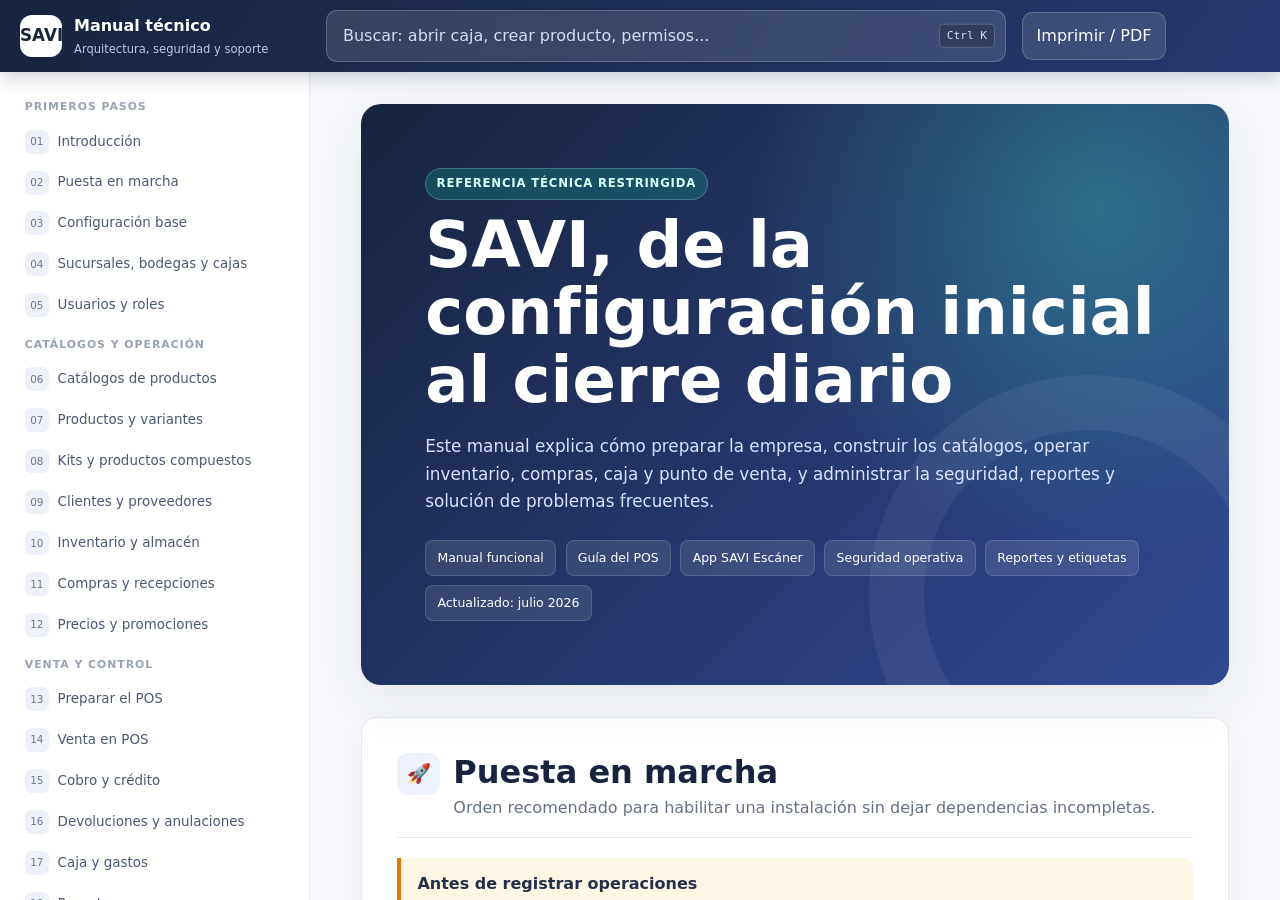
<file: Help/tecnico.html>
<!doctype html>
<html lang="es">
<head>
    <meta charset="utf-8">
    <meta name="viewport" content="width=device-width, initial-scale=1">
    <meta name="description" content="Manual técnico, arquitectura y seguridad del sistema SAVI">
    <title>Manual técnico SAVI</title>
    <style>
        html,
        body,
        iframe {
            width: 100%;
            height: 100%;
            margin: 0;
            border: 0;
        }

        body {
            overflow: hidden;
            background: #f7f9fc;
        }

        iframe {
            display: block;
        }
    </style>
</head>
<body>
    <iframe
        src="index.html?mode=technical"
        title="Manual técnico SAVI"
        loading="eager">
    </iframe>
    <noscript>
        Abra <a href="index.html?mode=technical">el manual técnico SAVI</a>.
    </noscript>
</body>
</html>
</file>
<file: Help/styles.css>
:root {
    --navy: #17233f;
    --navy-soft: #25396f;
    --primary: #435ebe;
    --primary-light: #eef2ff;
    --teal: #149b8f;
    --teal-light: #e8f7f4;
    --amber: #d97706;
    --amber-light: #fff7e6;
    --red: #c2414b;
    --red-light: #fff0f1;
    --ink: #243047;
    --muted: #667085;
    --line: #e3e8f2;
    --surface: #ffffff;
    --surface-soft: #f7f9fc;
    --shadow: 0 16px 50px rgba(31, 45, 75, .09);
    --sidebar-width: 310px;
    --header-height: 72px;
}

* {
    box-sizing: border-box;
}

html {
    scroll-behavior: smooth;
    scroll-padding-top: calc(var(--header-height) + 20px);
}

body {
    margin: 0;
    color: var(--ink);
    font-family: "Segoe UI", Inter, system-ui, -apple-system, BlinkMacSystemFont, sans-serif;
    line-height: 1.65;
    background: var(--surface-soft);
}

body[data-manual-mode="client"] .technical,
body[data-manual-mode="client"] .technical-navigation {
    display: none;
}

button,
input {
    font: inherit;
}

a {
    color: var(--primary);
}

code {
    padding: .1rem .35rem;
    color: #9d174d;
    background: #fdf2f8;
    border-radius: .3rem;
}

pre {
    overflow-x: auto;
    margin: 1rem 0;
    padding: 1rem;
    color: #e2e8f0;
    background: #111827;
    border-radius: .75rem;
}

pre code {
    padding: 0;
    color: inherit;
    background: transparent;
}

.topbar {
    position: fixed;
    z-index: 1000;
    top: 0;
    right: 0;
    left: 0;
    display: flex;
    align-items: center;
    gap: 1rem;
    height: var(--header-height);
    padding: 0 1.25rem;
    color: #fff;
    background: linear-gradient(125deg, var(--navy), var(--navy-soft));
    box-shadow: 0 5px 18px rgba(23, 35, 63, .22);
}

.brand {
    display: flex;
    align-items: center;
    gap: .75rem;
    min-width: calc(var(--sidebar-width) - 1.25rem);
}

.brand-mark {
    display: grid;
    width: 42px;
    height: 42px;
    place-items: center;
    color: var(--navy);
    font-size: 1.05rem;
    font-weight: 900;
    background: #fff;
    border-radius: 12px;
}

.brand strong,
.brand small {
    display: block;
}

.brand small {
    color: #bac7ec;
    font-size: .72rem;
}

.menu-toggle {
    display: none;
    width: 40px;
    height: 40px;
    color: #fff;
    cursor: pointer;
    background: rgba(255, 255, 255, .12);
    border: 0;
    border-radius: .65rem;
}

.search {
    position: relative;
    flex: 1;
    max-width: 680px;
}

.search input {
    width: 100%;
    padding: .72rem 2.7rem .72rem 1rem;
    color: #fff;
    background: rgba(255, 255, 255, .12);
    border: 1px solid rgba(255, 255, 255, .2);
    border-radius: .7rem;
    outline: 0;
}

.search input::placeholder {
    color: #d5dcf3;
}

.search input:focus {
    background: rgba(255, 255, 255, .18);
    border-color: rgba(255, 255, 255, .55);
}

.search kbd {
    position: absolute;
    top: 50%;
    right: .7rem;
    padding: .12rem .42rem;
    color: #d5dcf3;
    font-size: .7rem;
    background: rgba(0, 0, 0, .18);
    border: 1px solid rgba(255, 255, 255, .2);
    border-radius: .3rem;
    transform: translateY(-50%);
}

.print-button {
    padding: .62rem .85rem;
    color: #fff;
    cursor: pointer;
    background: rgba(255, 255, 255, .12);
    border: 1px solid rgba(255, 255, 255, .2);
    border-radius: .65rem;
}

.layout {
    display: grid;
    grid-template-columns: var(--sidebar-width) minmax(0, 1fr);
    min-height: 100vh;
    padding-top: var(--header-height);
}

.sidebar {
    position: fixed;
    z-index: 900;
    top: var(--header-height);
    bottom: 0;
    left: 0;
    width: var(--sidebar-width);
    overflow-y: auto;
    padding: 1rem .85rem 2rem;
    background: var(--surface);
    border-right: 1px solid var(--line);
}

.sidebar-title {
    margin: .65rem .7rem .3rem;
    color: #98a2b3;
    font-size: .68rem;
    font-weight: 800;
    letter-spacing: .09em;
    text-transform: uppercase;
}

.nav-link {
    display: flex;
    align-items: center;
    gap: .55rem;
    padding: .53rem .7rem;
    color: #4b5872;
    font-size: .84rem;
    text-decoration: none;
    border-radius: .5rem;
}

.nav-link:hover,
.nav-link.active {
    color: var(--primary);
    background: var(--primary-light);
}

.nav-link .number {
    display: grid;
    flex: 0 0 auto;
    width: 1.5rem;
    height: 1.5rem;
    place-items: center;
    color: #68769a;
    font-size: .65rem;
    background: #eef1f7;
    border-radius: .4rem;
}

.nav-link.active .number {
    color: #fff;
    background: var(--primary);
}

.content {
    grid-column: 2;
    width: 100%;
    max-width: 1260px;
    margin: 0 auto;
    padding: 2rem clamp(1rem, 4vw, 3.5rem) 5rem;
}

.hero {
    position: relative;
    overflow: hidden;
    padding: clamp(2rem, 5vw, 4rem);
    color: #fff;
    background:
        radial-gradient(circle at 85% 18%, rgba(62, 209, 185, .35), transparent 22rem),
        linear-gradient(135deg, var(--navy), #304993);
    border-radius: 1.25rem;
    box-shadow: var(--shadow);
}

.hero::after {
    position: absolute;
    right: -80px;
    bottom: -130px;
    width: 330px;
    height: 330px;
    content: "";
    border: 55px solid rgba(255, 255, 255, .06);
    border-radius: 50%;
}

.eyebrow {
    display: inline-block;
    margin-bottom: .8rem;
    padding: .32rem .65rem;
    color: #d9fff8;
    font-size: .73rem;
    font-weight: 700;
    letter-spacing: .07em;
    text-transform: uppercase;
    background: rgba(20, 155, 143, .32);
    border: 1px solid rgba(184, 255, 244, .22);
    border-radius: 999px;
}

.hero h1 {
    max-width: 750px;
    margin: 0;
    font-size: clamp(2.1rem, 5vw, 4.2rem);
    line-height: 1.05;
}

.hero p {
    max-width: 750px;
    margin: 1.2rem 0 0;
    color: #d9e2ff;
    font-size: 1.05rem;
}

.hero-meta {
    display: flex;
    flex-wrap: wrap;
    gap: .6rem;
    margin-top: 1.5rem;
}

.hero-meta span {
    padding: .4rem .7rem;
    font-size: .78rem;
    background: rgba(255, 255, 255, .1);
    border: 1px solid rgba(255, 255, 255, .14);
    border-radius: .5rem;
}

.manual-section {
    margin-top: 2rem;
    padding: clamp(1.25rem, 3vw, 2.2rem);
    background: var(--surface);
    border: 1px solid var(--line);
    border-radius: 1rem;
    box-shadow: 0 10px 35px rgba(31, 45, 75, .045);
}

.manual-section.search-hidden {
    display: none;
}

.section-heading {
    display: flex;
    align-items: flex-start;
    gap: .85rem;
    padding-bottom: 1rem;
    margin-bottom: 1.2rem;
    border-bottom: 1px solid var(--line);
}

.section-icon {
    display: grid;
    flex: 0 0 auto;
    width: 2.65rem;
    height: 2.65rem;
    place-items: center;
    color: var(--primary);
    font-size: 1.2rem;
    background: var(--primary-light);
    border-radius: .7rem;
}

.section-heading h2 {
    margin: 0;
    color: var(--navy);
    font-size: clamp(1.45rem, 3vw, 2rem);
    line-height: 1.2;
}

.section-heading p {
    margin: .25rem 0 0;
    color: var(--muted);
}

h3 {
    margin: 1.7rem 0 .65rem;
    color: var(--navy-soft);
    font-size: 1.22rem;
}

h4 {
    margin: 1.2rem 0 .45rem;
    color: #34426a;
}

p {
    margin: .55rem 0;
}

ul,
ol {
    padding-left: 1.3rem;
}

li + li {
    margin-top: .35rem;
}

.grid-2,
.grid-3,
.grid-4 {
    display: grid;
    gap: 1rem;
}

.grid-2 {
    grid-template-columns: repeat(2, minmax(0, 1fr));
}

.grid-3 {
    grid-template-columns: repeat(3, minmax(0, 1fr));
}

.grid-4 {
    grid-template-columns: repeat(4, minmax(0, 1fr));
}

.info-card {
    padding: 1rem;
    background: var(--surface-soft);
    border: 1px solid var(--line);
    border-radius: .75rem;
}

.info-card h3,
.info-card h4 {
    margin-top: 0;
}

.info-card p:last-child,
.info-card ul:last-child {
    margin-bottom: 0;
}

.step-list {
    margin: 1rem 0;
    padding: 0;
    list-style: none;
    counter-reset: manual-step;
}

.step-list > li {
    position: relative;
    min-height: 3rem;
    margin: 0 0 .8rem;
    padding: .75rem .9rem .75rem 3.5rem;
    background: #fbfcff;
    border: 1px solid var(--line);
    border-radius: .7rem;
    counter-increment: manual-step;
}

.step-list > li::before {
    position: absolute;
    top: .7rem;
    left: .75rem;
    display: grid;
    width: 2rem;
    height: 2rem;
    place-items: center;
    color: #fff;
    font-size: .78rem;
    font-weight: 800;
    content: counter(manual-step);
    background: var(--primary);
    border-radius: 50%;
}

.callout {
    margin: 1rem 0;
    padding: .85rem 1rem;
    border-left: 4px solid var(--primary);
    border-radius: 0 .65rem .65rem 0;
}

.callout strong:first-child {
    display: block;
    margin-bottom: .15rem;
}

.callout.info {
    background: var(--primary-light);
    border-color: var(--primary);
}

.callout.success {
    background: var(--teal-light);
    border-color: var(--teal);
}

.callout.warning {
    background: var(--amber-light);
    border-color: var(--amber);
}

.callout.danger {
    background: var(--red-light);
    border-color: var(--red);
}

.checklist {
    padding: 0;
    list-style: none;
}

.checklist li {
    position: relative;
    padding-left: 1.7rem;
}

.checklist li::before {
    position: absolute;
    left: 0;
    color: var(--teal);
    font-weight: 900;
    content: "✓";
}

.flow {
    display: flex;
    flex-wrap: wrap;
    align-items: center;
    gap: .55rem;
    margin: 1rem 0;
}

.flow span {
    padding: .48rem .7rem;
    color: var(--navy-soft);
    font-size: .78rem;
    font-weight: 700;
    background: var(--primary-light);
    border: 1px solid #dce3ff;
    border-radius: .55rem;
}

.flow i {
    color: #98a2b3;
    font-style: normal;
}

.table-wrap {
    overflow-x: auto;
    margin: 1rem 0;
    border: 1px solid var(--line);
    border-radius: .75rem;
}

table {
    width: 100%;
    border-collapse: collapse;
    font-size: .83rem;
}

th,
td {
    padding: .7rem .75rem;
    text-align: left;
    vertical-align: top;
    border-bottom: 1px solid var(--line);
}

th {
    color: var(--navy-soft);
    font-size: .72rem;
    letter-spacing: .035em;
    text-transform: uppercase;
    background: #f4f6fb;
}

tr:last-child td {
    border-bottom: 0;
}

.badge {
    display: inline-block;
    padding: .2rem .48rem;
    color: var(--primary);
    font-size: .68rem;
    font-weight: 700;
    background: var(--primary-light);
    border-radius: 999px;
}

.manual-shot {
    margin: 1.2rem 0;
    padding: .65rem;
    background: #fff;
    border: 1px solid var(--line);
    border-radius: .85rem;
}

.manual-shot img {
    display: block;
    width: 100%;
    aspect-ratio: 16 / 9;
    object-fit: cover;
    background: #eef2f7;
    border-radius: .55rem;
}

.manual-shot figcaption {
    padding: .55rem .25rem .1rem;
    color: var(--muted);
    font-size: .74rem;
}

.search-empty {
    display: none;
    margin-top: 2rem;
    padding: 2rem;
    text-align: center;
    background: #fff;
    border: 1px dashed #cbd5e1;
    border-radius: .9rem;
}

.back-to-top {
    position: fixed;
    z-index: 850;
    right: 1.2rem;
    bottom: 1.2rem;
    display: none;
    width: 44px;
    height: 44px;
    color: #fff;
    cursor: pointer;
    background: var(--primary);
    border: 0;
    border-radius: 50%;
    box-shadow: 0 8px 20px rgba(67, 94, 190, .3);
}

.back-to-top.visible {
    display: block;
}

.technical {
    border-top: 5px solid var(--navy-soft);
}

.footer {
    margin-top: 2rem;
    padding: 1.5rem;
    color: var(--muted);
    font-size: .8rem;
    text-align: center;
}

@media (max-width: 1080px) {
    :root {
        --sidebar-width: 280px;
    }

    .grid-4 {
        grid-template-columns: repeat(2, minmax(0, 1fr));
    }
}

@media (max-width: 820px) {
    .menu-toggle {
        display: block;
    }

    .brand {
        min-width: 0;
    }

    .brand-copy {
        display: none;
    }

    .print-button {
        display: none;
    }

    .layout {
        display: block;
    }

    .sidebar {
        transform: translateX(-105%);
        transition: transform .2s ease;
        box-shadow: 12px 0 30px rgba(31, 45, 75, .16);
    }

    body.sidebar-open .sidebar {
        transform: translateX(0);
    }

    .content {
        padding: 1rem;
    }

    .grid-3 {
        grid-template-columns: repeat(2, minmax(0, 1fr));
    }
}

@media (max-width: 590px) {
    .topbar {
        gap: .55rem;
        padding: 0 .7rem;
    }

    .brand-mark {
        width: 38px;
        height: 38px;
    }

    .search kbd {
        display: none;
    }

    .search input {
        padding-right: .8rem;
    }

    .grid-2,
    .grid-3,
    .grid-4 {
        grid-template-columns: 1fr;
    }

    .hero,
    .manual-section {
        border-radius: .8rem;
    }
}

@media print {
    body {
        color: #000;
        background: #fff;
    }

    .topbar,
    .sidebar,
    .back-to-top,
    .search-empty {
        display: none !important;
    }

    .layout {
        display: block;
        padding: 0;
    }

    .content {
        max-width: none;
        padding: 0;
    }

    .hero {
        color: #000;
        background: #fff;
        border: 2px solid #333;
        box-shadow: none;
    }

    .hero p,
    .hero-meta span {
        color: #333;
    }

    .manual-section {
        break-inside: avoid;
        box-shadow: none;
    }

    a {
        color: #000;
        text-decoration: none;
    }
}
</file>
